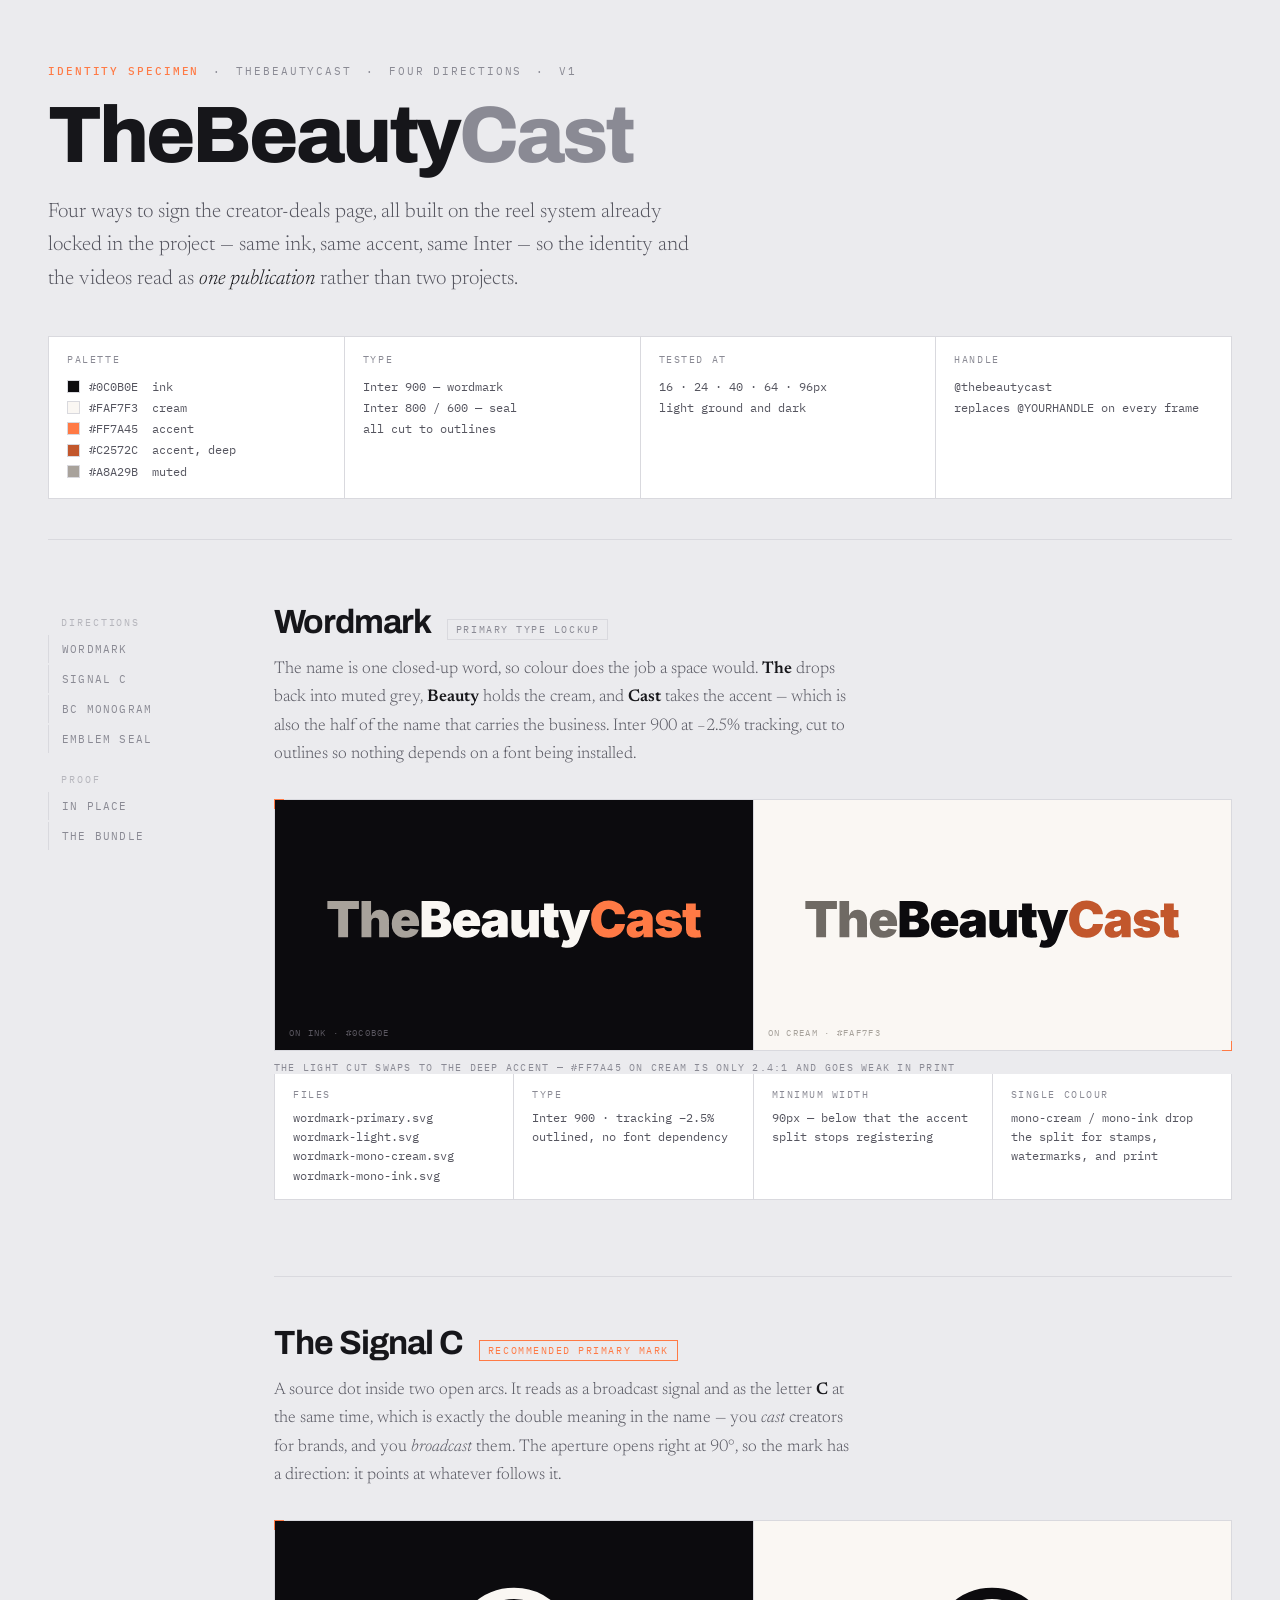
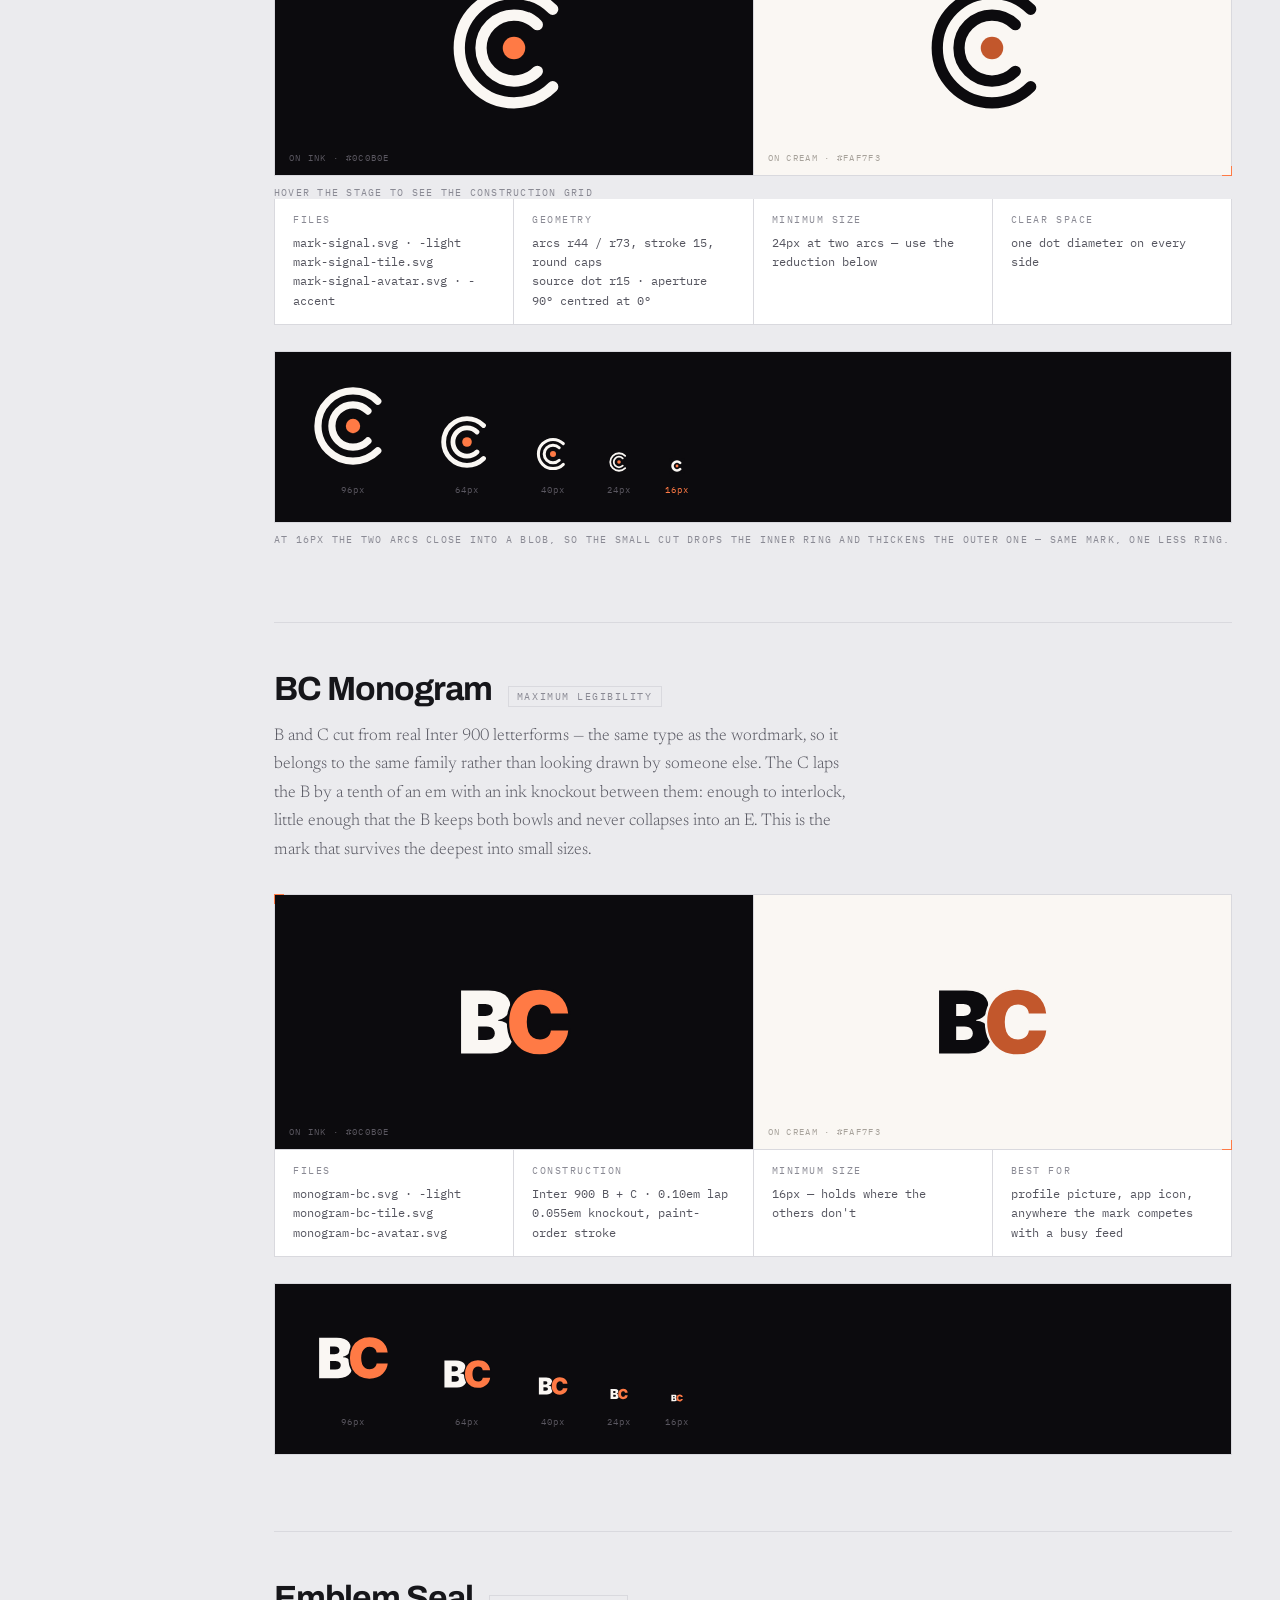
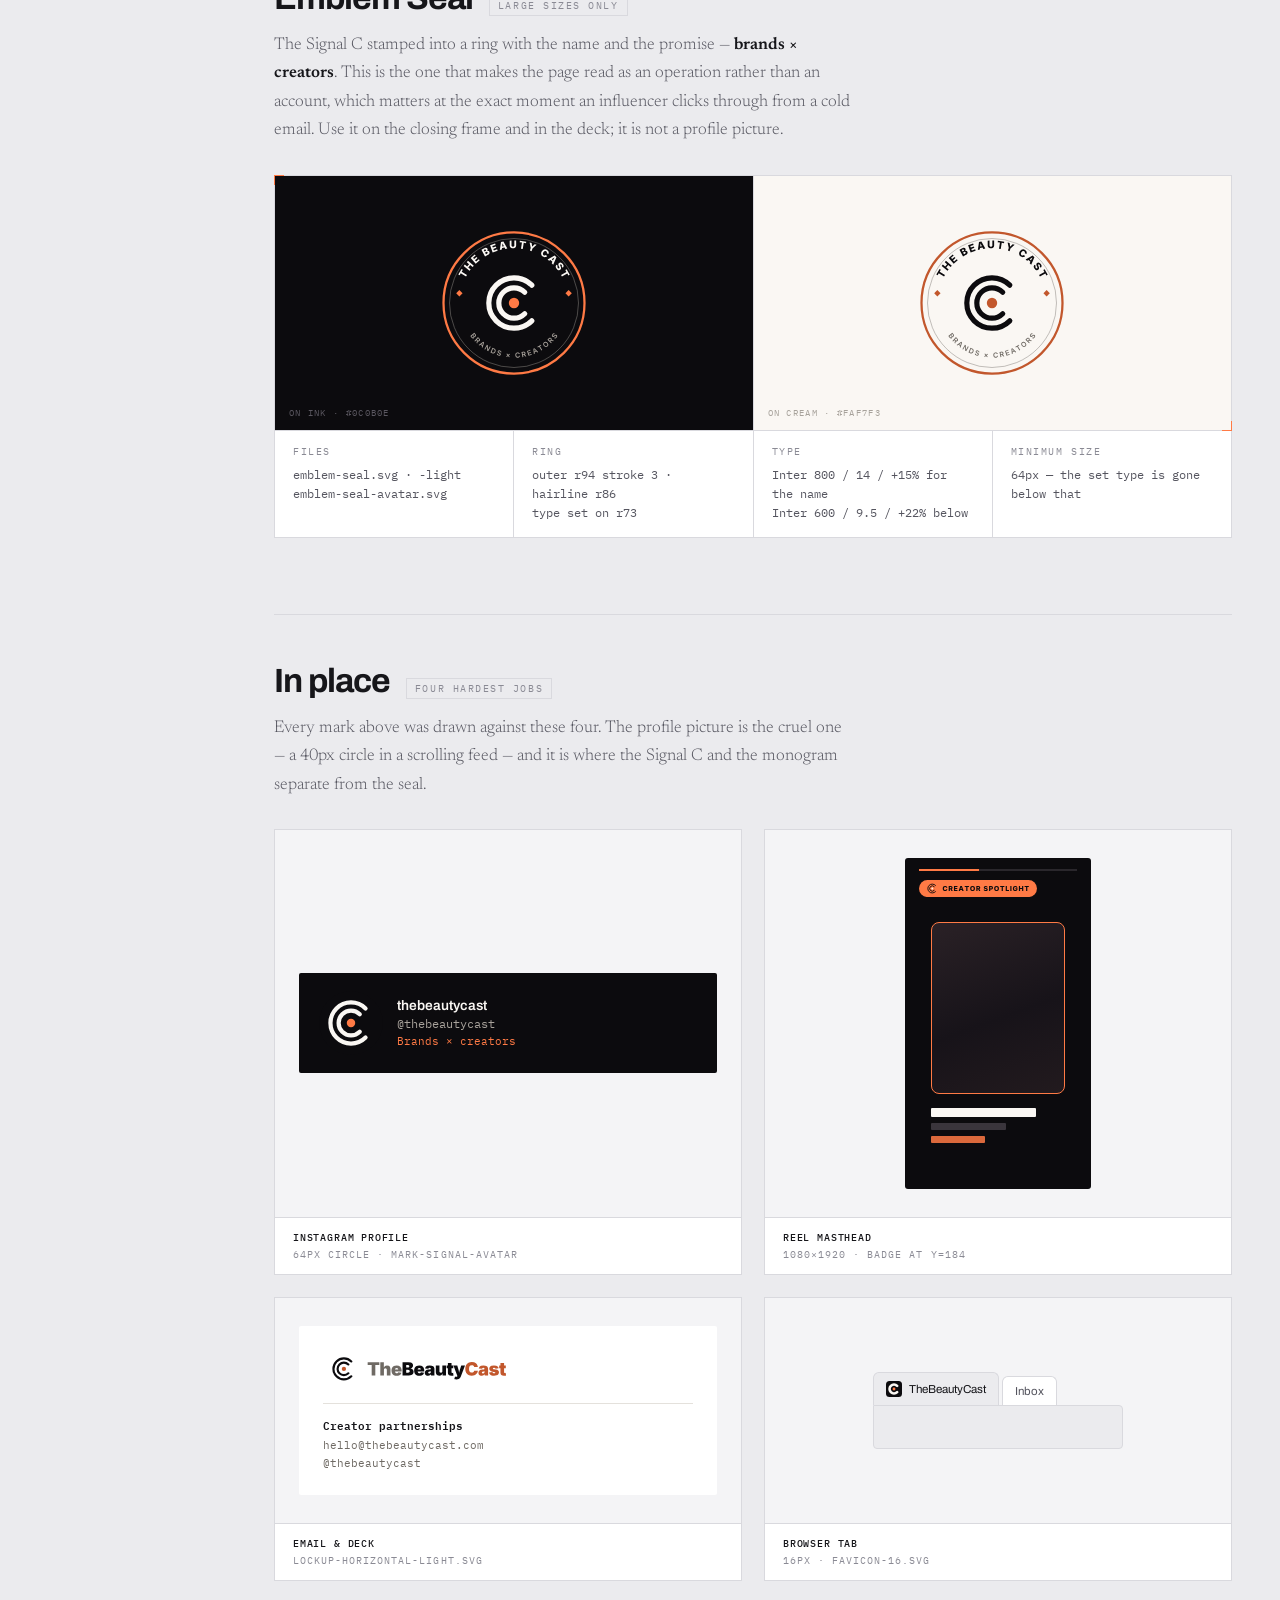
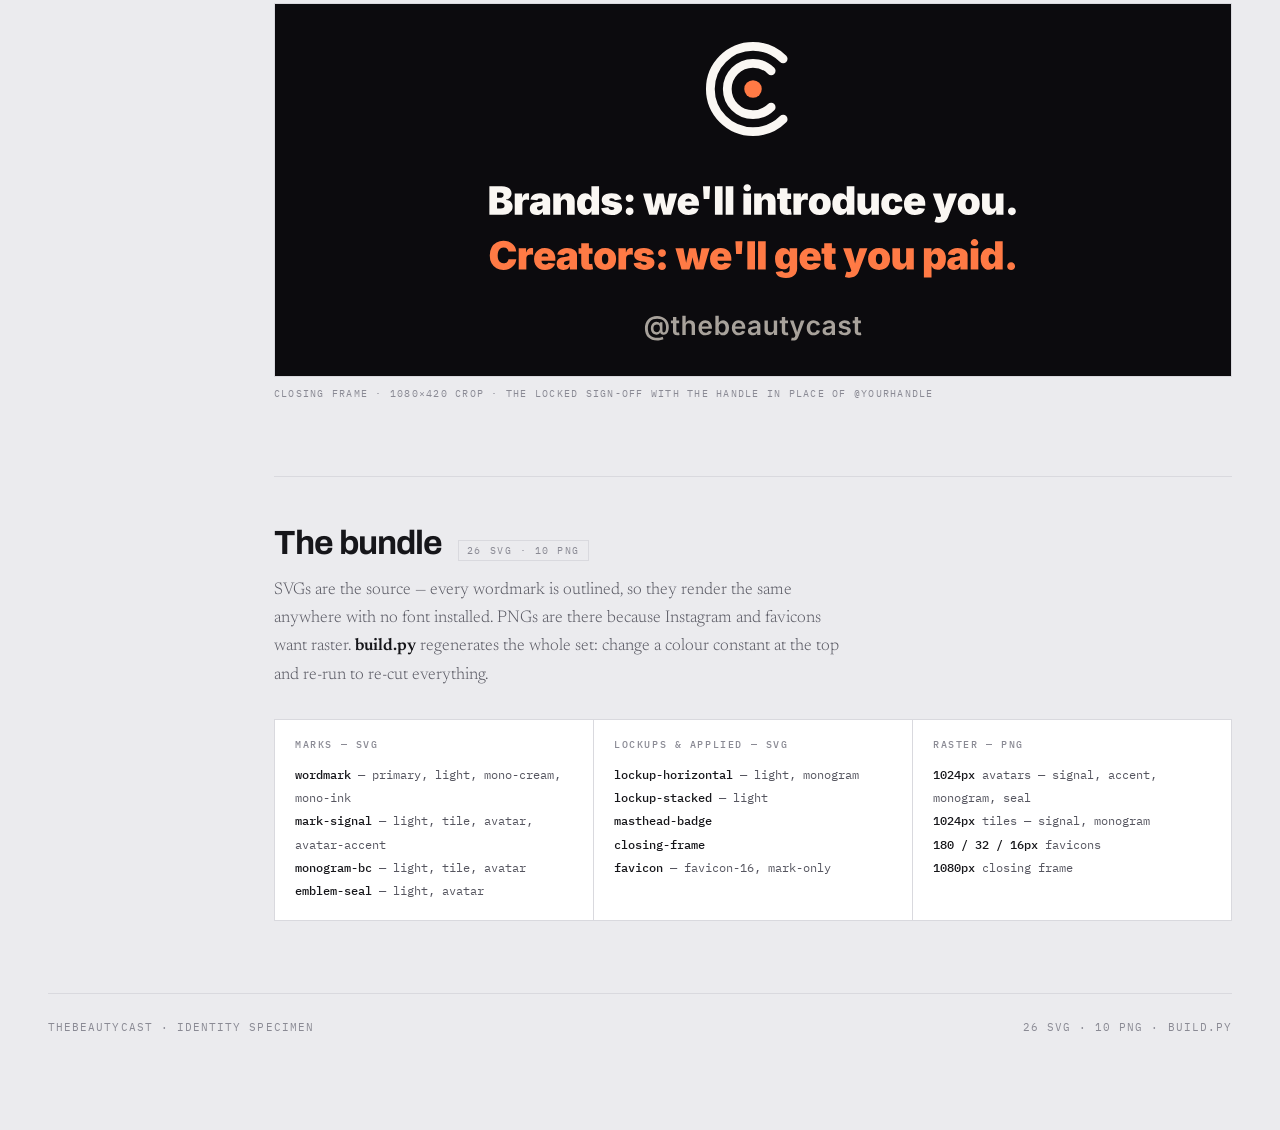
<file: 04-specimen.html>
<!doctype html>
<html lang="en">
<head>
<meta charset="utf-8">
<title>TheBeautyCast Marks</title>
<meta name="viewport" content="width=device-width, initial-scale=1">
<link rel="preconnect" href="https://fonts.googleapis.com">
<link rel="preconnect" href="https://fonts.gstatic.com" crossorigin>
<link rel="stylesheet" href="https://fonts.googleapis.com/css2?family=Archivo:wght@500;600;700;800&family=IBM+Plex+Mono:wght@400;500&family=Newsreader:ital,opsz,wght@0,6..72,300;0,6..72,600;1,6..72,300&display=swap">
<style>
:root{
  --ground:#EBEBEE; --surface:#FFFFFF; --surface-2:#F4F4F6;
  --line:#D9D9DE; --line-soft:#E6E6EA;
  --text:#16161A; --text-2:#55555F; --text-3:#8A8A94;
  --brand:#FF7A45; --ink:#0C0B0E; --cream:#FAF7F3; --muted:#A8A29B;
  --f-display:'Archivo',system-ui,sans-serif;
  --f-serif:'Newsreader',Georgia,serif;
  --f-mono:'IBM Plex Mono',ui-monospace,Menlo,monospace;
}
@media (prefers-color-scheme:dark){
  :root:not([data-theme="light"]){
    --ground:#101116; --surface:#191A20; --surface-2:#212229;
    --line:#2B2C34; --line-soft:#232430;
    --text:#E9E9EE; --text-2:#9A9AA5; --text-3:#6C6C77;
  }
}
:root[data-theme="dark"]{
  --ground:#101116; --surface:#191A20; --surface-2:#212229;
  --line:#2B2C34; --line-soft:#232430;
  --text:#E9E9EE; --text-2:#9A9AA5; --text-3:#6C6C77;
}

*{box-sizing:border-box}
figure,dl,dd{margin:0}
body{
  margin:0; background:var(--ground); color:var(--text);
  font-family:var(--f-display); font-size:16px;
  -webkit-font-smoothing:antialiased;
}
a{color:inherit}
:focus-visible{outline:2px solid var(--brand); outline-offset:3px; border-radius:2px}

.wrap{max-width:1240px; margin:0 auto; padding:0 28px 96px}

/* ---------------------------------------------------------------- masthead */
.masthead{padding:64px 0 40px; border-bottom:1px solid var(--line)}
.eyebrow{
  font-family:var(--f-mono); font-size:.66rem; letter-spacing:.18em;
  text-transform:uppercase; color:var(--text-3); margin:0 0 20px;
  display:flex; gap:14px; align-items:center; flex-wrap:wrap;
}
.eyebrow b{color:var(--brand); font-weight:500}
h1{
  font-family:var(--f-display); font-weight:800;
  font-size:clamp(2.6rem,7vw,5rem); letter-spacing:-.04em; line-height:.95;
  margin:0; text-wrap:balance;
}
h1 span{color:var(--text-3)}
.lede{
  font-family:var(--f-serif); font-weight:300;
  font-size:clamp(1.05rem,2vw,1.3rem); line-height:1.6; color:var(--text-2);
  max-width:60ch; margin:22px 0 0;
}
.lede em{font-style:italic; color:var(--text)}

.meta{
  display:grid; grid-template-columns:repeat(auto-fit,minmax(190px,1fr));
  gap:1px; background:var(--line); border:1px solid var(--line);
  margin-top:40px;
}
.meta>div{background:var(--surface); padding:16px 18px}
.meta dt{
  font-family:var(--f-mono); font-size:.62rem; letter-spacing:.16em;
  text-transform:uppercase; color:var(--text-3); margin:0 0 10px;
}
.meta dd{margin:0; font-family:var(--f-mono); font-size:.78rem; line-height:1.7; color:var(--text-2)}
.sw{display:flex; align-items:center; gap:9px}
.sw i{width:13px; height:13px; border:1px solid var(--line); flex:none}

/* -------------------------------------------------------------------- rail */
.layout{display:grid; grid-template-columns:170px 1fr; gap:56px; margin-top:56px}
.rail{position:sticky; top:28px; align-self:start; font-family:var(--f-mono)}
.rail ol{list-style:none; margin:0; padding:0; display:flex; flex-direction:column; gap:2px}
.rail a{
  display:block; padding:7px 0 7px 13px; text-decoration:none;
  font-size:.68rem; letter-spacing:.11em; text-transform:uppercase;
  color:var(--text-3); border-left:1px solid var(--line); transition:color .15s,border-color .15s;
}
.rail a:hover{color:var(--text); border-left-color:var(--brand)}
.rail .grp{
  padding:20px 0 6px 13px; font-size:.6rem; letter-spacing:.2em;
  text-transform:uppercase; color:var(--text-3); opacity:.55;
}

/* ---------------------------------------------------------------- sections */
section{padding-top:8px; scroll-margin-top:24px}
section + section{margin-top:76px; padding-top:48px; border-top:1px solid var(--line)}
.head{display:flex; align-items:baseline; gap:16px; flex-wrap:wrap; margin-bottom:6px}
h2{
  font-family:var(--f-display); font-weight:700; letter-spacing:-.03em;
  font-size:clamp(1.5rem,3vw,2.1rem); margin:0; line-height:1.1;
}
.tag{
  font-family:var(--f-mono); font-size:.6rem; letter-spacing:.16em;
  text-transform:uppercase; color:var(--brand);
  border:1px solid var(--brand); padding:3px 8px; white-space:nowrap;
}
.tag.q{color:var(--text-3); border-color:var(--line)}
.why{
  font-family:var(--f-serif); font-weight:300; font-size:1.06rem; line-height:1.68;
  color:var(--text-2); max-width:64ch; margin:14px 0 30px;
}
.why strong{font-weight:600; color:var(--text)}

/* ------------------------------------------------------------ split stages */
.stage{
  display:grid; grid-template-columns:1fr 1fr; gap:1px;
  background:var(--line); border:1px solid var(--line); position:relative;
}
.half{
  display:flex; align-items:center; justify-content:center;
  padding:52px 32px; min-height:250px; position:relative; overflow:hidden;
}
.half.ink{background:var(--ink)}
.half.cream{background:var(--cream)}
.half svg{width:100%; height:auto; max-width:290px; max-height:150px; display:block}
.half.wide svg{max-width:400px}
.half figcaption{
  position:absolute; left:14px; bottom:11px; font-family:var(--f-mono);
  font-size:.58rem; letter-spacing:.14em; text-transform:uppercase;
}
.half.ink figcaption{color:#5A5760}
.half.cream figcaption{color:#A7A29B}
/* corner registration ticks */
.stage::before,.stage::after{
  content:""; position:absolute; width:9px; height:9px; pointer-events:none;
  border-color:var(--brand); border-style:solid;
}
.stage::before{top:-1px; left:-1px; border-width:1px 0 0 1px}
.stage::after{bottom:-1px; right:-1px; border-width:0 1px 1px 0}

/* construction guides reveal */
.guides{opacity:0; transition:opacity .3s ease}
.stage:hover .guides,.stage:focus-within .guides{opacity:1}
.hint{
  font-family:var(--f-mono); font-size:.6rem; letter-spacing:.13em;
  text-transform:uppercase; color:var(--text-3); margin:10px 0 0;
}

/* ------------------------------------------------------------- spec strips */
.spec{
  display:grid; grid-template-columns:repeat(auto-fit,minmax(220px,1fr));
  gap:1px; background:var(--line); border:1px solid var(--line); border-top:0;
}
.spec>div{background:var(--surface); padding:14px 18px}
.spec dt{
  font-family:var(--f-mono); font-size:.6rem; letter-spacing:.16em;
  text-transform:uppercase; color:var(--text-3); margin:0 0 7px;
}
.spec dd{margin:0; font-family:var(--f-mono); font-size:.73rem; line-height:1.65; color:var(--text-2); word-break:break-word}

/* ------------------------------------------------------------- size ladder */
.ladder{
  margin-top:26px; background:var(--ink); border:1px solid var(--line);
  padding:26px 30px; display:flex; align-items:flex-end; gap:34px;
  flex-wrap:wrap; overflow-x:auto;
}
.rung{display:flex; flex-direction:column; align-items:center; gap:9px; flex:none}
.rung .box{display:flex; align-items:center; justify-content:center}
.rung .box svg{width:100%; height:100%; display:block}
.rung span{
  font-family:var(--f-mono); font-size:.58rem; letter-spacing:.1em; color:#5A5760;
}
.rung.cut span{color:var(--brand)}

/* --------------------------------------------------------------- use cases */
.uses{display:grid; grid-template-columns:repeat(2,1fr); gap:22px; margin-top:26px}
@media (max-width:620px){.uses{grid-template-columns:1fr}}
.use{border:1px solid var(--line); background:var(--surface); display:flex; flex-direction:column}
.use .body{padding:28px 24px; flex:1; display:flex; align-items:center; justify-content:center; background:var(--surface-2)}
.use .cap{padding:13px 18px; border-top:1px solid var(--line); font-family:var(--f-mono); font-size:.64rem; letter-spacing:.1em; text-transform:uppercase; color:var(--text-3)}
.use .cap b{display:block; color:var(--text); font-weight:500; letter-spacing:.08em; margin-bottom:4px}

/* instagram profile row */
.ig{display:flex; align-items:center; gap:14px; background:var(--ink); padding:18px 20px; width:100%; border-radius:2px}
.ig .av{width:64px; height:64px; flex:none; border-radius:50%; overflow:hidden}
.ig .av svg{width:100%; height:100%; display:block}
.ig .t{font-family:'Archivo',sans-serif; line-height:1.35}
.ig .t b{display:block; color:var(--cream); font-size:.86rem; font-weight:600}
.ig .t span{display:block; color:var(--muted); font-size:.72rem; font-family:var(--f-mono)}
.ig .t i{display:block; color:var(--brand); font-size:.7rem; font-style:normal; font-family:var(--f-mono); margin-top:3px}

/* reel frame */
.reel{width:186px; aspect-ratio:9/16; background:var(--ink); position:relative; overflow:hidden; border-radius:3px; flex:none}
.reel .bar{position:absolute; top:11px; left:14px; right:14px; height:2px; background:#2A272C}
.reel .bar i{display:block; height:100%; width:38%; background:var(--brand)}
.reel .badge{position:absolute; top:22px; left:14px; width:118px}
.reel .badge svg{width:100%; height:auto; display:block}
.reel .clip{
  position:absolute; left:26px; right:26px; top:64px; height:172px; border-radius:8px;
  border:1.5px solid var(--brand);
  background:linear-gradient(160deg,#2A2126 0%,#171319 55%,#221A1E 100%);
}
.reel .lines{position:absolute; left:26px; right:26px; top:250px; display:flex; flex-direction:column; gap:6px}
.reel .lines i{display:block; height:7px; background:#3A353C; border-radius:1px}
.reel .lines i:nth-child(1){width:78%; background:var(--cream); height:9px}
.reel .lines i:nth-child(2){width:56%}
.reel .lines i:nth-child(3){width:40%; background:var(--brand); opacity:.85}

/* email signature */
.sig{background:#FFFFFF; padding:22px 24px; width:100%; border-radius:2px}
.sig .lk{width:190px; margin-bottom:14px}
.sig .lk svg{width:100%; height:auto; display:block}
.sig hr{border:0; border-top:1px solid #E4E1DC; margin:0 0 12px}
.sig p{margin:0; font-family:var(--f-mono); font-size:.66rem; line-height:1.75; color:#6F6A64}
.sig p b{color:#16161A; font-weight:600}

/* browser tab */
.tabs{width:100%; max-width:250px}
.tabbar{display:flex; align-items:flex-end; gap:3px}
.tab{
  display:flex; align-items:center; gap:7px; background:var(--surface);
  border:1px solid var(--line); border-bottom:0; border-radius:6px 6px 0 0;
  padding:8px 12px; font-family:var(--f-display); font-size:.72rem; color:var(--text-2);
  white-space:nowrap; overflow:hidden;
}
.tab.on{background:var(--ground); color:var(--text)}
.tab .fav{width:16px; height:16px; flex:none}
.tab .fav svg{width:100%; height:100%; display:block}
.tabpane{height:44px; background:var(--ground); border:1px solid var(--line); border-radius:0 4px 4px 4px}

/* closing frame */
.closing{border:1px solid var(--line); background:var(--ink); margin-top:22px; padding:0}
.closing svg{width:100%; height:auto; display:block}

/* ------------------------------------------------------------------ files */
.files{display:grid; grid-template-columns:repeat(auto-fit,minmax(250px,1fr)); gap:1px; background:var(--line); border:1px solid var(--line); margin-top:24px}
.files>div{background:var(--surface); padding:18px 20px}
.files h3{font-family:var(--f-mono); font-size:.62rem; letter-spacing:.16em; text-transform:uppercase; color:var(--text-3); margin:0 0 12px; font-weight:500}
.files ul{list-style:none; margin:0; padding:0; font-family:var(--f-mono); font-size:.72rem; line-height:2; color:var(--text-2)}
.files li b{color:var(--text); font-weight:500}

footer{
  margin-top:72px; padding-top:26px; border-top:1px solid var(--line);
  font-family:var(--f-mono); font-size:.66rem; letter-spacing:.1em;
  text-transform:uppercase; color:var(--text-3);
  display:flex; justify-content:space-between; gap:20px; flex-wrap:wrap;
}

@media (max-width:900px){
  .layout{grid-template-columns:1fr; gap:34px}
  .rail{position:static}
  .rail ol{flex-direction:row; flex-wrap:wrap; gap:6px}
  .rail .grp{display:none}
  .rail a{border-left:0; border:1px solid var(--line); padding:6px 10px}
  .stage{grid-template-columns:1fr}
}
@media (prefers-reduced-motion:reduce){
  *{transition:none!important; animation:none!important}
  .guides{opacity:1}
}
</style>
</head>
<body>
<div class="wrap">

<header class="masthead">
  <p class="eyebrow"><b>Identity specimen</b> <span>·</span> TheBeautyCast
    <span>·</span> Four directions <span>·</span> v1</p>
  <h1>TheBeauty<span>Cast</span></h1>
  <p class="lede">Four ways to sign the creator-deals page, all built on the reel system
  already locked in the project — same ink, same accent, same Inter — so the identity and
  the videos read as <em>one publication</em> rather than two projects.</p>
  <dl class="meta">
    <div><dt>Palette</dt><dd>
      <span class="sw"><i style="background:#0C0B0E"></i>#0C0B0E&nbsp; ink</span>
      <span class="sw"><i style="background:#FAF7F3"></i>#FAF7F3&nbsp; cream</span>
      <span class="sw"><i style="background:#FF7A45"></i>#FF7A45&nbsp; accent</span>
      <span class="sw"><i style="background:#C2572C"></i>#C2572C&nbsp; accent, deep</span>
      <span class="sw"><i style="background:#A8A29B"></i>#A8A29B&nbsp; muted</span>
    </dd></div>
    <div><dt>Type</dt><dd>Inter 900 — wordmark<br>Inter 800 / 600 — seal<br>all cut to outlines</dd></div>
    <div><dt>Tested at</dt><dd>16 · 24 · 40 · 64 · 96px<br>light ground and dark</dd></div>
    <div><dt>Handle</dt><dd>@thebeautycast<br>replaces @YOURHANDLE on every frame</dd></div>
  </dl>
</header>
<div class="layout">

<nav class="rail" aria-label="Contents">
  <div class="grp">Directions</div>
  <ol>
    <li><a href="#wordmark">Wordmark</a></li>
    <li><a href="#signal">Signal C</a></li>
    <li><a href="#monogram">BC Monogram</a></li>
    <li><a href="#emblem">Emblem Seal</a></li>
  </ol>
  <div class="grp">Proof</div>
  <ol>
    <li><a href="#use">In place</a></li>
    <li><a href="#files">The bundle</a></li>
  </ol>
</nav>
<main>
<section id="wordmark">
  <div class="head"><h2>Wordmark</h2><span class="tag q">Primary type lockup</span></div>
  <p class="why">The name is one closed-up word, so colour does the job a space would.
  <strong>The</strong> drops back into muted grey, <strong>Beauty</strong> holds the cream,
  and <strong>Cast</strong> takes the accent — which is also the half of the name that
  carries the business. Inter 900 at −2.5% tracking, cut to outlines so nothing depends
  on a font being installed.</p>
  <div class="stage"><figure class="half ink wide"><svg xmlns="http://www.w3.org/2000/svg" viewBox="0 0 801 143"><path d="M26.73 39.92V24.00H89.92V39.92H68.19V96.75H48.46V39.92ZM114.76 66.09V96.75H95.13V24.00H114.27V53.49Q116.13 49.00 119.40 45.68Q123.55 41.48 131.07 41.48Q136.88 41.48 141.15 44.12Q145.43 46.75 147.77 51.39Q150.11 56.03 150.11 61.99V96.75H130.48V66.09Q130.48 62.04 128.43 59.72Q126.38 57.40 122.67 57.40Q120.28 57.40 118.50 58.45Q116.71 59.50 115.74 61.43Q114.76 63.36 114.76 66.09ZM183.75 97.73Q175.01 97.73 168.68 94.39Q162.36 91.04 158.99 84.74Q155.62 78.44 155.62 69.61Q155.62 61.16 159.01 54.83Q162.41 48.51 168.61 45.00Q174.81 41.48 183.26 41.48Q189.46 41.48 194.46 43.41Q199.47 45.34 203.03 48.98Q206.60 52.61 208.50 57.79Q210.41 62.96 210.41 69.51V74.00H174.86Q174.96 77.17 176.03 79.27Q177.15 81.67 179.25 82.81Q181.35 83.96 184.14 83.96Q186.14 83.96 187.77 83.40Q189.41 82.84 190.58 81.79Q191.75 80.74 192.34 79.22L209.62 81.76Q208.26 86.65 204.79 90.24Q201.32 93.82 196.03 95.78Q190.73 97.73 183.75 97.73ZM175.01 63.26H191.90Q191.71 61.35 191.07 59.89Q190.09 57.64 188.19 56.45Q186.29 55.25 183.45 55.25Q180.62 55.25 178.72 56.45Q176.81 57.64 175.84 59.89Q175.20 61.35 175.01 63.26Z" fill="#A8A29B"/><path d="M215.43 96.75V24.00H246.97Q255.27 24.00 260.93 26.25Q266.60 28.49 269.48 32.57Q272.36 36.65 272.36 42.16Q272.36 46.17 270.60 49.49Q268.84 52.81 265.69 55.03Q262.54 57.25 258.30 58.08V58.86Q262.98 59.01 266.82 61.18Q270.65 63.36 272.92 67.19Q275.19 71.02 275.19 76.15Q275.19 82.11 272.12 86.77Q269.04 91.43 263.33 94.09Q257.61 96.75 249.70 96.75ZM235.15 81.03H244.43Q249.36 81.03 251.88 79.13Q254.39 77.22 254.39 73.61Q254.39 71.02 253.22 69.24Q252.05 67.46 249.87 66.53Q247.70 65.60 244.72 65.60H235.15ZM235.15 53.39H243.26Q245.85 53.39 247.82 52.59Q249.80 51.78 250.92 50.25Q252.05 48.71 252.05 46.46Q252.05 43.14 249.63 41.33Q247.21 39.53 243.55 39.53H235.15ZM306.19 97.73Q297.45 97.73 291.12 94.39Q284.80 91.04 281.43 84.74Q278.06 78.44 278.06 69.61Q278.06 61.16 281.46 54.83Q284.85 48.51 291.05 45.00Q297.25 41.48 305.70 41.48Q311.90 41.48 316.91 43.41Q321.91 45.34 325.47 48.98Q329.04 52.61 330.94 57.79Q332.85 62.96 332.85 69.51V74.00H297.30Q297.40 77.17 298.47 79.27Q299.60 81.67 301.70 82.81Q303.79 83.96 306.58 83.96Q308.58 83.96 310.22 83.40Q311.85 82.84 313.02 81.79Q314.20 80.74 314.78 79.22L332.07 81.76Q330.70 86.65 327.23 90.24Q323.77 93.82 318.47 95.78Q313.17 97.73 306.19 97.73ZM297.45 63.26H314.34Q314.15 61.35 313.51 59.89Q312.54 57.64 310.63 56.45Q308.73 55.25 305.89 55.25Q303.06 55.25 301.16 56.45Q299.25 57.64 298.28 59.89Q297.64 61.35 297.45 63.26ZM353.39 97.63Q348.17 97.63 344.14 95.90Q340.11 94.17 337.87 90.65Q335.62 87.13 335.62 81.71Q335.62 77.22 337.13 74.05Q338.65 70.88 341.38 68.85Q344.12 66.82 347.75 65.72Q351.39 64.62 355.64 64.33Q360.23 63.99 362.99 63.50Q365.75 63.01 366.99 62.06Q368.24 61.11 368.24 59.55V59.35Q368.24 57.94 367.48 56.96Q366.72 55.98 365.36 55.47Q363.99 54.96 362.09 54.96Q360.23 54.96 358.72 55.49Q357.20 56.03 356.20 57.11Q355.20 58.18 354.86 59.84L337.18 58.08Q337.96 53.49 340.99 49.73Q344.02 45.97 349.37 43.73Q354.71 41.48 362.38 41.48Q368.19 41.48 372.90 42.85Q377.61 44.21 380.96 46.66Q384.30 49.10 386.08 52.34Q387.87 55.59 387.87 59.35V96.75H369.51V89.04H369.12Q367.46 92.12 365.14 94.00Q362.82 95.88 359.89 96.75Q356.96 97.63 353.39 97.63ZM359.74 85.23Q361.99 85.23 363.97 84.30Q365.94 83.38 367.19 81.64Q368.43 79.91 368.43 77.42V72.93Q367.65 73.22 366.77 73.51Q365.89 73.80 364.89 74.05Q363.89 74.29 362.84 74.49Q361.79 74.68 360.62 74.88Q358.33 75.22 356.89 76.03Q355.45 76.83 354.76 77.98Q354.08 79.13 354.08 80.54Q354.08 82.06 354.81 83.11Q355.54 84.16 356.81 84.69Q358.08 85.23 359.74 85.23ZM414.37 97.44Q408.61 97.44 404.31 94.80Q400.02 92.16 397.67 87.53Q395.33 82.89 395.33 76.93V42.16H414.96V72.83Q414.96 76.88 417.01 79.20Q419.06 81.52 422.77 81.52Q425.21 81.52 426.97 80.47Q428.73 79.42 429.70 77.47Q430.68 75.51 430.68 72.83V42.16H450.31V96.75H431.90L431.56 84.40Q429.70 89.58 426.09 93.19Q421.89 97.44 414.37 97.44ZM489.70 42.16V56.42H480.33V79.22Q480.33 80.93 481.21 81.79Q482.09 82.64 484.04 82.64Q484.92 82.64 486.60 82.42Q488.29 82.20 488.82 82.01L491.17 96.02Q487.80 96.95 484.82 97.27Q481.84 97.58 479.21 97.58Q470.03 97.58 465.36 93.38Q460.70 89.19 460.70 81.03V56.42H453.77V42.16H460.70V29.18H480.33V42.16ZM495.26 115.70 499.56 101.73 502.10 102.42Q505.32 103.25 507.66 102.88Q510.01 102.52 511.08 101.29Q512.15 100.07 511.57 98.37L511.03 96.80L490.82 42.16H511.42L518.50 67.07Q520.06 72.68 520.94 78.35Q521.14 79.81 521.38 81.37Q521.72 79.81 522.07 78.30Q523.38 72.58 525.09 67.07L532.91 42.16H553.22L530.71 101.73Q529.05 106.18 526.22 109.77Q523.38 113.36 518.87 115.46Q514.35 117.55 507.47 117.55Q504.10 117.55 500.83 117.07Q497.55 116.58 495.26 115.70Z" fill="#FAF7F3"/><path d="M589.78 97.73Q579.82 97.73 571.89 93.43Q563.95 89.14 559.34 80.81Q554.72 72.49 554.72 60.43Q554.72 48.27 559.41 39.92Q564.10 31.57 572.06 27.30Q580.02 23.02 589.78 23.02Q596.57 23.02 602.31 24.85Q608.04 26.69 612.39 30.20Q616.73 33.72 619.42 38.84Q622.11 43.97 622.79 50.56H602.77Q602.48 48.22 601.52 46.31Q600.57 44.41 599.01 43.04Q597.45 41.68 595.27 40.94Q593.10 40.21 590.37 40.21Q585.44 40.21 581.99 42.63Q578.55 45.04 576.79 49.56Q575.04 54.08 575.04 60.43Q575.04 67.07 576.84 71.56Q578.65 76.05 582.04 78.30Q585.44 80.54 590.27 80.54Q593.00 80.54 595.15 79.81Q597.30 79.08 598.91 77.71Q600.52 76.34 601.52 74.44Q602.53 72.54 602.87 70.19H622.89Q622.54 74.83 620.32 79.66Q618.10 84.50 613.98 88.60Q609.85 92.70 603.82 95.22Q597.79 97.73 589.78 97.73ZM643.78 97.63Q638.55 97.63 634.52 95.90Q630.49 94.17 628.25 90.65Q626.00 87.13 626.00 81.71Q626.00 77.22 627.52 74.05Q629.03 70.88 631.76 68.85Q634.50 66.82 638.14 65.72Q641.77 64.62 646.02 64.33Q650.61 63.99 653.37 63.50Q656.13 63.01 657.37 62.06Q658.62 61.11 658.62 59.55V59.35Q658.62 57.94 657.86 56.96Q657.11 55.98 655.74 55.47Q654.37 54.96 652.47 54.96Q650.61 54.96 649.10 55.49Q647.58 56.03 646.58 57.11Q645.58 58.18 645.24 59.84L627.56 58.08Q628.35 53.49 631.37 49.73Q634.40 45.97 639.75 43.73Q645.09 41.48 652.76 41.48Q658.57 41.48 663.28 42.85Q667.99 44.21 671.34 46.66Q674.68 49.10 676.47 52.34Q678.25 55.59 678.25 59.35V96.75H659.89V89.04H659.50Q657.84 92.12 655.52 94.00Q653.20 95.88 650.27 96.75Q647.34 97.63 643.78 97.63ZM650.12 85.23Q652.37 85.23 654.35 84.30Q656.32 83.38 657.57 81.64Q658.81 79.91 658.81 77.42V72.93Q658.03 73.22 657.15 73.51Q656.28 73.80 655.27 74.05Q654.27 74.29 653.22 74.49Q652.17 74.68 651.00 74.88Q648.71 75.22 647.27 76.03Q645.83 76.83 645.14 77.98Q644.46 79.13 644.46 80.54Q644.46 82.06 645.19 83.11Q645.92 84.16 647.19 84.69Q648.46 85.23 650.12 85.23ZM710.07 97.73Q702.65 97.73 696.96 95.63Q691.28 93.53 687.74 89.65Q684.20 85.77 683.27 80.40L701.43 77.76Q702.41 80.98 704.61 82.72Q706.80 84.45 710.95 84.45Q713.83 84.45 715.45 83.57Q717.06 82.69 717.06 81.03Q717.06 79.47 715.54 78.54Q714.03 77.61 710.81 77.03L701.14 75.27Q692.84 73.76 688.69 69.73Q684.54 65.70 684.54 59.25Q684.54 53.54 687.59 49.59Q690.64 45.63 696.28 43.56Q701.92 41.48 709.73 41.48Q716.96 41.48 722.38 43.36Q727.80 45.24 731.09 48.76Q734.39 52.27 735.22 57.25L717.94 59.74Q717.30 57.06 715.15 55.81Q713.00 54.57 710.12 54.57Q707.58 54.57 705.83 55.47Q704.07 56.37 704.07 58.08Q704.07 59.30 705.12 60.38Q706.17 61.45 709.24 61.99L720.38 63.94Q728.73 65.41 732.85 69.02Q736.98 72.63 736.98 78.69Q736.98 84.55 733.49 88.82Q730.00 93.09 723.94 95.41Q717.89 97.73 710.07 97.73ZM773.93 42.16V56.42H764.56V79.22Q764.56 80.93 765.44 81.79Q766.31 82.64 768.27 82.64Q769.15 82.64 770.83 82.42Q772.52 82.20 773.05 82.01L775.40 96.02Q772.03 96.95 769.05 97.27Q766.07 97.58 763.43 97.58Q754.25 97.58 749.59 93.38Q744.93 89.19 744.93 81.03V56.42H737.99V42.16H744.93V29.18H764.56V42.16Z" fill="#FF7A45"/></svg><figcaption>on ink · #0C0B0E</figcaption></figure><figure class="half cream wide"><svg xmlns="http://www.w3.org/2000/svg" viewBox="0 0 801 143"><path d="M26.73 39.92V24.00H89.92V39.92H68.19V96.75H48.46V39.92ZM114.76 66.09V96.75H95.13V24.00H114.27V53.49Q116.13 49.00 119.40 45.68Q123.55 41.48 131.07 41.48Q136.88 41.48 141.15 44.12Q145.43 46.75 147.77 51.39Q150.11 56.03 150.11 61.99V96.75H130.48V66.09Q130.48 62.04 128.43 59.72Q126.38 57.40 122.67 57.40Q120.28 57.40 118.50 58.45Q116.71 59.50 115.74 61.43Q114.76 63.36 114.76 66.09ZM183.75 97.73Q175.01 97.73 168.68 94.39Q162.36 91.04 158.99 84.74Q155.62 78.44 155.62 69.61Q155.62 61.16 159.01 54.83Q162.41 48.51 168.61 45.00Q174.81 41.48 183.26 41.48Q189.46 41.48 194.46 43.41Q199.47 45.34 203.03 48.98Q206.60 52.61 208.50 57.79Q210.41 62.96 210.41 69.51V74.00H174.86Q174.96 77.17 176.03 79.27Q177.15 81.67 179.25 82.81Q181.35 83.96 184.14 83.96Q186.14 83.96 187.77 83.40Q189.41 82.84 190.58 81.79Q191.75 80.74 192.34 79.22L209.62 81.76Q208.26 86.65 204.79 90.24Q201.32 93.82 196.03 95.78Q190.73 97.73 183.75 97.73ZM175.01 63.26H191.90Q191.71 61.35 191.07 59.89Q190.09 57.64 188.19 56.45Q186.29 55.25 183.45 55.25Q180.62 55.25 178.72 56.45Q176.81 57.64 175.84 59.89Q175.20 61.35 175.01 63.26Z" fill="#6F6A64"/><path d="M215.43 96.75V24.00H246.97Q255.27 24.00 260.93 26.25Q266.60 28.49 269.48 32.57Q272.36 36.65 272.36 42.16Q272.36 46.17 270.60 49.49Q268.84 52.81 265.69 55.03Q262.54 57.25 258.30 58.08V58.86Q262.98 59.01 266.82 61.18Q270.65 63.36 272.92 67.19Q275.19 71.02 275.19 76.15Q275.19 82.11 272.12 86.77Q269.04 91.43 263.33 94.09Q257.61 96.75 249.70 96.75ZM235.15 81.03H244.43Q249.36 81.03 251.88 79.13Q254.39 77.22 254.39 73.61Q254.39 71.02 253.22 69.24Q252.05 67.46 249.87 66.53Q247.70 65.60 244.72 65.60H235.15ZM235.15 53.39H243.26Q245.85 53.39 247.82 52.59Q249.80 51.78 250.92 50.25Q252.05 48.71 252.05 46.46Q252.05 43.14 249.63 41.33Q247.21 39.53 243.55 39.53H235.15ZM306.19 97.73Q297.45 97.73 291.12 94.39Q284.80 91.04 281.43 84.74Q278.06 78.44 278.06 69.61Q278.06 61.16 281.46 54.83Q284.85 48.51 291.05 45.00Q297.25 41.48 305.70 41.48Q311.90 41.48 316.91 43.41Q321.91 45.34 325.47 48.98Q329.04 52.61 330.94 57.79Q332.85 62.96 332.85 69.51V74.00H297.30Q297.40 77.17 298.47 79.27Q299.60 81.67 301.70 82.81Q303.79 83.96 306.58 83.96Q308.58 83.96 310.22 83.40Q311.85 82.84 313.02 81.79Q314.20 80.74 314.78 79.22L332.07 81.76Q330.70 86.65 327.23 90.24Q323.77 93.82 318.47 95.78Q313.17 97.73 306.19 97.73ZM297.45 63.26H314.34Q314.15 61.35 313.51 59.89Q312.54 57.64 310.63 56.45Q308.73 55.25 305.89 55.25Q303.06 55.25 301.16 56.45Q299.25 57.64 298.28 59.89Q297.64 61.35 297.45 63.26ZM353.39 97.63Q348.17 97.63 344.14 95.90Q340.11 94.17 337.87 90.65Q335.62 87.13 335.62 81.71Q335.62 77.22 337.13 74.05Q338.65 70.88 341.38 68.85Q344.12 66.82 347.75 65.72Q351.39 64.62 355.64 64.33Q360.23 63.99 362.99 63.50Q365.75 63.01 366.99 62.06Q368.24 61.11 368.24 59.55V59.35Q368.24 57.94 367.48 56.96Q366.72 55.98 365.36 55.47Q363.99 54.96 362.09 54.96Q360.23 54.96 358.72 55.49Q357.20 56.03 356.20 57.11Q355.20 58.18 354.86 59.84L337.18 58.08Q337.96 53.49 340.99 49.73Q344.02 45.97 349.37 43.73Q354.71 41.48 362.38 41.48Q368.19 41.48 372.90 42.85Q377.61 44.21 380.96 46.66Q384.30 49.10 386.08 52.34Q387.87 55.59 387.87 59.35V96.75H369.51V89.04H369.12Q367.46 92.12 365.14 94.00Q362.82 95.88 359.89 96.75Q356.96 97.63 353.39 97.63ZM359.74 85.23Q361.99 85.23 363.97 84.30Q365.94 83.38 367.19 81.64Q368.43 79.91 368.43 77.42V72.93Q367.65 73.22 366.77 73.51Q365.89 73.80 364.89 74.05Q363.89 74.29 362.84 74.49Q361.79 74.68 360.62 74.88Q358.33 75.22 356.89 76.03Q355.45 76.83 354.76 77.98Q354.08 79.13 354.08 80.54Q354.08 82.06 354.81 83.11Q355.54 84.16 356.81 84.69Q358.08 85.23 359.74 85.23ZM414.37 97.44Q408.61 97.44 404.31 94.80Q400.02 92.16 397.67 87.53Q395.33 82.89 395.33 76.93V42.16H414.96V72.83Q414.96 76.88 417.01 79.20Q419.06 81.52 422.77 81.52Q425.21 81.52 426.97 80.47Q428.73 79.42 429.70 77.47Q430.68 75.51 430.68 72.83V42.16H450.31V96.75H431.90L431.56 84.40Q429.70 89.58 426.09 93.19Q421.89 97.44 414.37 97.44ZM489.70 42.16V56.42H480.33V79.22Q480.33 80.93 481.21 81.79Q482.09 82.64 484.04 82.64Q484.92 82.64 486.60 82.42Q488.29 82.20 488.82 82.01L491.17 96.02Q487.80 96.95 484.82 97.27Q481.84 97.58 479.21 97.58Q470.03 97.58 465.36 93.38Q460.70 89.19 460.70 81.03V56.42H453.77V42.16H460.70V29.18H480.33V42.16ZM495.26 115.70 499.56 101.73 502.10 102.42Q505.32 103.25 507.66 102.88Q510.01 102.52 511.08 101.29Q512.15 100.07 511.57 98.37L511.03 96.80L490.82 42.16H511.42L518.50 67.07Q520.06 72.68 520.94 78.35Q521.14 79.81 521.38 81.37Q521.72 79.81 522.07 78.30Q523.38 72.58 525.09 67.07L532.91 42.16H553.22L530.71 101.73Q529.05 106.18 526.22 109.77Q523.38 113.36 518.87 115.46Q514.35 117.55 507.47 117.55Q504.10 117.55 500.83 117.07Q497.55 116.58 495.26 115.70Z" fill="#0C0B0E"/><path d="M589.78 97.73Q579.82 97.73 571.89 93.43Q563.95 89.14 559.34 80.81Q554.72 72.49 554.72 60.43Q554.72 48.27 559.41 39.92Q564.10 31.57 572.06 27.30Q580.02 23.02 589.78 23.02Q596.57 23.02 602.31 24.85Q608.04 26.69 612.39 30.20Q616.73 33.72 619.42 38.84Q622.11 43.97 622.79 50.56H602.77Q602.48 48.22 601.52 46.31Q600.57 44.41 599.01 43.04Q597.45 41.68 595.27 40.94Q593.10 40.21 590.37 40.21Q585.44 40.21 581.99 42.63Q578.55 45.04 576.79 49.56Q575.04 54.08 575.04 60.43Q575.04 67.07 576.84 71.56Q578.65 76.05 582.04 78.30Q585.44 80.54 590.27 80.54Q593.00 80.54 595.15 79.81Q597.30 79.08 598.91 77.71Q600.52 76.34 601.52 74.44Q602.53 72.54 602.87 70.19H622.89Q622.54 74.83 620.32 79.66Q618.10 84.50 613.98 88.60Q609.85 92.70 603.82 95.22Q597.79 97.73 589.78 97.73ZM643.78 97.63Q638.55 97.63 634.52 95.90Q630.49 94.17 628.25 90.65Q626.00 87.13 626.00 81.71Q626.00 77.22 627.52 74.05Q629.03 70.88 631.76 68.85Q634.50 66.82 638.14 65.72Q641.77 64.62 646.02 64.33Q650.61 63.99 653.37 63.50Q656.13 63.01 657.37 62.06Q658.62 61.11 658.62 59.55V59.35Q658.62 57.94 657.86 56.96Q657.11 55.98 655.74 55.47Q654.37 54.96 652.47 54.96Q650.61 54.96 649.10 55.49Q647.58 56.03 646.58 57.11Q645.58 58.18 645.24 59.84L627.56 58.08Q628.35 53.49 631.37 49.73Q634.40 45.97 639.75 43.73Q645.09 41.48 652.76 41.48Q658.57 41.48 663.28 42.85Q667.99 44.21 671.34 46.66Q674.68 49.10 676.47 52.34Q678.25 55.59 678.25 59.35V96.75H659.89V89.04H659.50Q657.84 92.12 655.52 94.00Q653.20 95.88 650.27 96.75Q647.34 97.63 643.78 97.63ZM650.12 85.23Q652.37 85.23 654.35 84.30Q656.32 83.38 657.57 81.64Q658.81 79.91 658.81 77.42V72.93Q658.03 73.22 657.15 73.51Q656.28 73.80 655.27 74.05Q654.27 74.29 653.22 74.49Q652.17 74.68 651.00 74.88Q648.71 75.22 647.27 76.03Q645.83 76.83 645.14 77.98Q644.46 79.13 644.46 80.54Q644.46 82.06 645.19 83.11Q645.92 84.16 647.19 84.69Q648.46 85.23 650.12 85.23ZM710.07 97.73Q702.65 97.73 696.96 95.63Q691.28 93.53 687.74 89.65Q684.20 85.77 683.27 80.40L701.43 77.76Q702.41 80.98 704.61 82.72Q706.80 84.45 710.95 84.45Q713.83 84.45 715.45 83.57Q717.06 82.69 717.06 81.03Q717.06 79.47 715.54 78.54Q714.03 77.61 710.81 77.03L701.14 75.27Q692.84 73.76 688.69 69.73Q684.54 65.70 684.54 59.25Q684.54 53.54 687.59 49.59Q690.64 45.63 696.28 43.56Q701.92 41.48 709.73 41.48Q716.96 41.48 722.38 43.36Q727.80 45.24 731.09 48.76Q734.39 52.27 735.22 57.25L717.94 59.74Q717.30 57.06 715.15 55.81Q713.00 54.57 710.12 54.57Q707.58 54.57 705.83 55.47Q704.07 56.37 704.07 58.08Q704.07 59.30 705.12 60.38Q706.17 61.45 709.24 61.99L720.38 63.94Q728.73 65.41 732.85 69.02Q736.98 72.63 736.98 78.69Q736.98 84.55 733.49 88.82Q730.00 93.09 723.94 95.41Q717.89 97.73 710.07 97.73ZM773.93 42.16V56.42H764.56V79.22Q764.56 80.93 765.44 81.79Q766.31 82.64 768.27 82.64Q769.15 82.64 770.83 82.42Q772.52 82.20 773.05 82.01L775.40 96.02Q772.03 96.95 769.05 97.27Q766.07 97.58 763.43 97.58Q754.25 97.58 749.59 93.38Q744.93 89.19 744.93 81.03V56.42H737.99V42.16H744.93V29.18H764.56V42.16Z" fill="#C2572C"/></svg><figcaption>on cream · #FAF7F3</figcaption></figure></div>
  <p class="hint">The light cut swaps to the deep accent — #FF7A45 on cream is only 2.4:1
  and goes weak in print</p>
  <dl class="spec"><div><dt>Files</dt><dd>wordmark-primary.svg<br>wordmark-light.svg<br>wordmark-mono-cream.svg<br>wordmark-mono-ink.svg</dd></div><div><dt>Type</dt><dd>Inter 900 · tracking −2.5%<br>outlined, no font dependency</dd></div><div><dt>Minimum width</dt><dd>90px — below that the accent split stops registering</dd></div><div><dt>Single colour</dt><dd>mono-cream / mono-ink drop the split for stamps, watermarks, and print</dd></div></dl>
</section>
<section id="signal">
  <div class="head"><h2>The Signal C</h2><span class="tag">Recommended primary mark</span></div>
  <p class="why">A source dot inside two open arcs. It reads as a broadcast signal and as
  the letter <strong>C</strong> at the same time, which is exactly the double meaning in the
  name — you <em>cast</em> creators for brands, and you <em>broadcast</em> them. The aperture
  opens right at 90°, so the mark has a direction: it points at whatever follows it.</p>
  <div class="stage"><figure class="half ink"><svg xmlns="http://www.w3.org/2000/svg" width="200" height="200" viewBox="0 0 200 200"><circle cx="100" cy="100" r="15.00" fill="#FF7A45"/><path d="M131.11 68.89A44.00 44.00 0 1 0 131.11 131.11" fill="none" stroke="#FAF7F3" stroke-width="15.00" stroke-linecap="round"/><path d="M151.62 48.38A73.00 73.00 0 1 0 151.62 151.62" fill="none" stroke="#FAF7F3" stroke-width="15.00" stroke-linecap="round"/><g class="guides" fill="none" stroke="#FF7A45" stroke-width="0.8" opacity="0"><circle cx="100" cy="100" r="15" stroke-dasharray="3 4"/><circle cx="100" cy="100" r="44" stroke-dasharray="3 4"/><circle cx="100" cy="100" r="73" stroke-dasharray="3 4"/><circle cx="100" cy="100" r="88" stroke-dasharray="3 4"/><line x1="100" y1="100" x2="167.9" y2="32.1" stroke-dasharray="3 4"/><line x1="100" y1="100" x2="167.9" y2="167.9" stroke-dasharray="3 4"/><line x1="4" y1="100" x2="196" y2="100" stroke-dasharray="3 4" opacity="0.5"/></g></svg><figcaption>on ink · #0C0B0E</figcaption></figure><figure class="half cream"><svg xmlns="http://www.w3.org/2000/svg" viewBox="0 0 200 200"><circle cx="100" cy="100" r="15.00" fill="#C2572C"/><path d="M131.11 68.89A44.00 44.00 0 1 0 131.11 131.11" fill="none" stroke="#0C0B0E" stroke-width="15.00" stroke-linecap="round"/><path d="M151.62 48.38A73.00 73.00 0 1 0 151.62 151.62" fill="none" stroke="#0C0B0E" stroke-width="15.00" stroke-linecap="round"/></svg><figcaption>on cream · #FAF7F3</figcaption></figure></div>
  <p class="hint">Hover the stage to see the construction grid</p>
  <dl class="spec"><div><dt>Files</dt><dd>mark-signal.svg · -light<br>mark-signal-tile.svg<br>mark-signal-avatar.svg · -accent</dd></div><div><dt>Geometry</dt><dd>arcs r44 / r73, stroke 15, round caps<br>source dot r15 · aperture 90° centred at 0°</dd></div><div><dt>Minimum size</dt><dd>24px at two arcs — use the reduction below</dd></div><div><dt>Clear space</dt><dd>one dot diameter on every side</dd></div></dl>
  <div class="ladder"><div class="rung"><div class="box" style="width:96px;height:96px"><svg xmlns="http://www.w3.org/2000/svg" viewBox="0 0 200 200"><circle cx="100" cy="100" r="15.00" fill="#FF7A45"/><path d="M131.11 68.89A44.00 44.00 0 1 0 131.11 131.11" fill="none" stroke="#FAF7F3" stroke-width="15.00" stroke-linecap="round"/><path d="M151.62 48.38A73.00 73.00 0 1 0 151.62 151.62" fill="none" stroke="#FAF7F3" stroke-width="15.00" stroke-linecap="round"/></svg></div><span>96px</span></div><div class="rung"><div class="box" style="width:64px;height:64px"><svg xmlns="http://www.w3.org/2000/svg" viewBox="0 0 200 200"><circle cx="100" cy="100" r="15.00" fill="#FF7A45"/><path d="M131.11 68.89A44.00 44.00 0 1 0 131.11 131.11" fill="none" stroke="#FAF7F3" stroke-width="15.00" stroke-linecap="round"/><path d="M151.62 48.38A73.00 73.00 0 1 0 151.62 151.62" fill="none" stroke="#FAF7F3" stroke-width="15.00" stroke-linecap="round"/></svg></div><span>64px</span></div><div class="rung"><div class="box" style="width:40px;height:40px"><svg xmlns="http://www.w3.org/2000/svg" viewBox="0 0 200 200"><circle cx="100" cy="100" r="15.00" fill="#FF7A45"/><path d="M131.11 68.89A44.00 44.00 0 1 0 131.11 131.11" fill="none" stroke="#FAF7F3" stroke-width="15.00" stroke-linecap="round"/><path d="M151.62 48.38A73.00 73.00 0 1 0 151.62 151.62" fill="none" stroke="#FAF7F3" stroke-width="15.00" stroke-linecap="round"/></svg></div><span>40px</span></div><div class="rung"><div class="box" style="width:24px;height:24px"><svg xmlns="http://www.w3.org/2000/svg" viewBox="0 0 200 200"><circle cx="100" cy="100" r="15.00" fill="#FF7A45"/><path d="M131.11 68.89A44.00 44.00 0 1 0 131.11 131.11" fill="none" stroke="#FAF7F3" stroke-width="15.00" stroke-linecap="round"/><path d="M151.62 48.38A73.00 73.00 0 1 0 151.62 151.62" fill="none" stroke="#FAF7F3" stroke-width="15.00" stroke-linecap="round"/></svg></div><span>24px</span></div><div class="rung cut"><div class="box" style="width:16px;height:16px"><svg xmlns="http://www.w3.org/2000/svg" viewBox="0 0 16 16"><rect width="16" height="16" rx="3.5" fill="#0C0B0E"/><circle cx="8" cy="8" r="1.44" fill="#FF7A45"/><path d="M11.12 4.88A4.41 4.41 0 1 0 11.12 11.12" fill="none" stroke="#FAF7F3" stroke-width="2.71" stroke-linecap="round"/></svg></div><span>16px</span></div></div><p class="hint">At 16px the two arcs close into a blob, so the small cut drops the inner ring and thickens the outer one — same mark, one less ring.</p>
</section>
<section id="monogram">
  <div class="head"><h2>BC Monogram</h2><span class="tag q">Maximum legibility</span></div>
  <p class="why">B and C cut from real Inter 900 letterforms — the same type as the
  wordmark, so it belongs to the same family rather than looking drawn by someone else.
  The C laps the B by a tenth of an em with an ink knockout between them: enough to
  interlock, little enough that the B keeps both bowls and never collapses into an E.
  This is the mark that survives the deepest into small sizes.</p>
  <div class="stage"><figure class="half ink"><svg xmlns="http://www.w3.org/2000/svg" viewBox="0 0 200 200"><path d="M29.42 142.03V57.97H65.86Q75.45 57.97 82.00 60.56Q88.54 63.16 91.87 67.87Q95.20 72.58 95.20 78.96Q95.20 83.58 93.17 87.42Q91.14 91.26 87.50 93.82Q83.86 96.39 78.95 97.35V98.25Q84.37 98.42 88.80 100.93Q93.22 103.44 95.85 107.87Q98.47 112.30 98.47 118.22Q98.47 125.11 94.92 130.49Q91.36 135.88 84.76 138.96Q78.16 142.03 69.02 142.03ZM52.21 123.86H62.93Q68.63 123.86 71.53 121.66Q74.44 119.46 74.44 115.29Q74.44 112.30 73.08 110.24Q71.73 108.18 69.22 107.11Q66.71 106.04 63.27 106.04H52.21ZM52.21 91.93H61.57Q64.56 91.93 66.85 91.00Q69.13 90.07 70.43 88.29Q71.73 86.52 71.73 83.92Q71.73 80.08 68.94 78.00Q66.14 75.91 61.91 75.91H52.21Z" fill="#FAF7F3"/><path d="M134.08 143.16Q122.57 143.16 113.40 138.19Q104.24 133.23 98.91 123.61Q93.57 113.99 93.57 100.06Q93.57 86.01 98.99 76.36Q104.41 66.71 113.60 61.78Q122.80 56.84 134.08 56.84Q141.92 56.84 148.55 58.96Q155.18 61.07 160.20 65.13Q165.22 69.20 168.33 75.12Q171.43 81.04 172.22 88.66H149.09Q148.75 85.95 147.65 83.75Q146.55 81.55 144.74 79.97Q142.94 78.39 140.43 77.55Q137.92 76.70 134.76 76.70Q129.06 76.70 125.08 79.49Q121.11 82.28 119.07 87.50Q117.04 92.72 117.04 100.06Q117.04 107.73 119.13 112.92Q121.22 118.11 125.14 120.71Q129.06 123.30 134.65 123.30Q137.81 123.30 140.29 122.45Q142.77 121.61 144.63 120.03Q146.49 118.45 147.65 116.25Q148.81 114.05 149.20 111.34H172.33Q171.94 116.70 169.37 122.28Q166.80 127.87 162.04 132.61Q157.27 137.35 150.30 140.25Q143.33 143.16 134.08 143.16Z" fill="#FF7A45" stroke="#0C0B0E" stroke-width="6.35" stroke-linejoin="round" paint-order="stroke fill"/></svg><figcaption>on ink · #0C0B0E</figcaption></figure><figure class="half cream"><svg xmlns="http://www.w3.org/2000/svg" viewBox="0 0 200 200"><path d="M29.42 142.03V57.97H65.86Q75.45 57.97 82.00 60.56Q88.54 63.16 91.87 67.87Q95.20 72.58 95.20 78.96Q95.20 83.58 93.17 87.42Q91.14 91.26 87.50 93.82Q83.86 96.39 78.95 97.35V98.25Q84.37 98.42 88.80 100.93Q93.22 103.44 95.85 107.87Q98.47 112.30 98.47 118.22Q98.47 125.11 94.92 130.49Q91.36 135.88 84.76 138.96Q78.16 142.03 69.02 142.03ZM52.21 123.86H62.93Q68.63 123.86 71.53 121.66Q74.44 119.46 74.44 115.29Q74.44 112.30 73.08 110.24Q71.73 108.18 69.22 107.11Q66.71 106.04 63.27 106.04H52.21ZM52.21 91.93H61.57Q64.56 91.93 66.85 91.00Q69.13 90.07 70.43 88.29Q71.73 86.52 71.73 83.92Q71.73 80.08 68.94 78.00Q66.14 75.91 61.91 75.91H52.21Z" fill="#0C0B0E"/><path d="M134.08 143.16Q122.57 143.16 113.40 138.19Q104.24 133.23 98.91 123.61Q93.57 113.99 93.57 100.06Q93.57 86.01 98.99 76.36Q104.41 66.71 113.60 61.78Q122.80 56.84 134.08 56.84Q141.92 56.84 148.55 58.96Q155.18 61.07 160.20 65.13Q165.22 69.20 168.33 75.12Q171.43 81.04 172.22 88.66H149.09Q148.75 85.95 147.65 83.75Q146.55 81.55 144.74 79.97Q142.94 78.39 140.43 77.55Q137.92 76.70 134.76 76.70Q129.06 76.70 125.08 79.49Q121.11 82.28 119.07 87.50Q117.04 92.72 117.04 100.06Q117.04 107.73 119.13 112.92Q121.22 118.11 125.14 120.71Q129.06 123.30 134.65 123.30Q137.81 123.30 140.29 122.45Q142.77 121.61 144.63 120.03Q146.49 118.45 147.65 116.25Q148.81 114.05 149.20 111.34H172.33Q171.94 116.70 169.37 122.28Q166.80 127.87 162.04 132.61Q157.27 137.35 150.30 140.25Q143.33 143.16 134.08 143.16Z" fill="#C2572C" stroke="#FAF7F3" stroke-width="6.35" stroke-linejoin="round" paint-order="stroke fill"/></svg><figcaption>on cream · #FAF7F3</figcaption></figure></div>
  <dl class="spec"><div><dt>Files</dt><dd>monogram-bc.svg · -light<br>monogram-bc-tile.svg<br>monogram-bc-avatar.svg</dd></div><div><dt>Construction</dt><dd>Inter 900 B + C · 0.10em lap<br>0.055em knockout, paint-order stroke</dd></div><div><dt>Minimum size</dt><dd>16px — holds where the others don't</dd></div><div><dt>Best for</dt><dd>profile picture, app icon, anywhere the mark competes with a busy feed</dd></div></dl>
  <div class="ladder"><div class="rung"><div class="box" style="width:96px;height:96px"><svg xmlns="http://www.w3.org/2000/svg" viewBox="0 0 200 200"><path d="M29.42 142.03V57.97H65.86Q75.45 57.97 82.00 60.56Q88.54 63.16 91.87 67.87Q95.20 72.58 95.20 78.96Q95.20 83.58 93.17 87.42Q91.14 91.26 87.50 93.82Q83.86 96.39 78.95 97.35V98.25Q84.37 98.42 88.80 100.93Q93.22 103.44 95.85 107.87Q98.47 112.30 98.47 118.22Q98.47 125.11 94.92 130.49Q91.36 135.88 84.76 138.96Q78.16 142.03 69.02 142.03ZM52.21 123.86H62.93Q68.63 123.86 71.53 121.66Q74.44 119.46 74.44 115.29Q74.44 112.30 73.08 110.24Q71.73 108.18 69.22 107.11Q66.71 106.04 63.27 106.04H52.21ZM52.21 91.93H61.57Q64.56 91.93 66.85 91.00Q69.13 90.07 70.43 88.29Q71.73 86.52 71.73 83.92Q71.73 80.08 68.94 78.00Q66.14 75.91 61.91 75.91H52.21Z" fill="#FAF7F3"/><path d="M134.08 143.16Q122.57 143.16 113.40 138.19Q104.24 133.23 98.91 123.61Q93.57 113.99 93.57 100.06Q93.57 86.01 98.99 76.36Q104.41 66.71 113.60 61.78Q122.80 56.84 134.08 56.84Q141.92 56.84 148.55 58.96Q155.18 61.07 160.20 65.13Q165.22 69.20 168.33 75.12Q171.43 81.04 172.22 88.66H149.09Q148.75 85.95 147.65 83.75Q146.55 81.55 144.74 79.97Q142.94 78.39 140.43 77.55Q137.92 76.70 134.76 76.70Q129.06 76.70 125.08 79.49Q121.11 82.28 119.07 87.50Q117.04 92.72 117.04 100.06Q117.04 107.73 119.13 112.92Q121.22 118.11 125.14 120.71Q129.06 123.30 134.65 123.30Q137.81 123.30 140.29 122.45Q142.77 121.61 144.63 120.03Q146.49 118.45 147.65 116.25Q148.81 114.05 149.20 111.34H172.33Q171.94 116.70 169.37 122.28Q166.80 127.87 162.04 132.61Q157.27 137.35 150.30 140.25Q143.33 143.16 134.08 143.16Z" fill="#FF7A45" stroke="#0C0B0E" stroke-width="6.35" stroke-linejoin="round" paint-order="stroke fill"/></svg></div><span>96px</span></div><div class="rung"><div class="box" style="width:64px;height:64px"><svg xmlns="http://www.w3.org/2000/svg" viewBox="0 0 200 200"><path d="M29.42 142.03V57.97H65.86Q75.45 57.97 82.00 60.56Q88.54 63.16 91.87 67.87Q95.20 72.58 95.20 78.96Q95.20 83.58 93.17 87.42Q91.14 91.26 87.50 93.82Q83.86 96.39 78.95 97.35V98.25Q84.37 98.42 88.80 100.93Q93.22 103.44 95.85 107.87Q98.47 112.30 98.47 118.22Q98.47 125.11 94.92 130.49Q91.36 135.88 84.76 138.96Q78.16 142.03 69.02 142.03ZM52.21 123.86H62.93Q68.63 123.86 71.53 121.66Q74.44 119.46 74.44 115.29Q74.44 112.30 73.08 110.24Q71.73 108.18 69.22 107.11Q66.71 106.04 63.27 106.04H52.21ZM52.21 91.93H61.57Q64.56 91.93 66.85 91.00Q69.13 90.07 70.43 88.29Q71.73 86.52 71.73 83.92Q71.73 80.08 68.94 78.00Q66.14 75.91 61.91 75.91H52.21Z" fill="#FAF7F3"/><path d="M134.08 143.16Q122.57 143.16 113.40 138.19Q104.24 133.23 98.91 123.61Q93.57 113.99 93.57 100.06Q93.57 86.01 98.99 76.36Q104.41 66.71 113.60 61.78Q122.80 56.84 134.08 56.84Q141.92 56.84 148.55 58.96Q155.18 61.07 160.20 65.13Q165.22 69.20 168.33 75.12Q171.43 81.04 172.22 88.66H149.09Q148.75 85.95 147.65 83.75Q146.55 81.55 144.74 79.97Q142.94 78.39 140.43 77.55Q137.92 76.70 134.76 76.70Q129.06 76.70 125.08 79.49Q121.11 82.28 119.07 87.50Q117.04 92.72 117.04 100.06Q117.04 107.73 119.13 112.92Q121.22 118.11 125.14 120.71Q129.06 123.30 134.65 123.30Q137.81 123.30 140.29 122.45Q142.77 121.61 144.63 120.03Q146.49 118.45 147.65 116.25Q148.81 114.05 149.20 111.34H172.33Q171.94 116.70 169.37 122.28Q166.80 127.87 162.04 132.61Q157.27 137.35 150.30 140.25Q143.33 143.16 134.08 143.16Z" fill="#FF7A45" stroke="#0C0B0E" stroke-width="6.35" stroke-linejoin="round" paint-order="stroke fill"/></svg></div><span>64px</span></div><div class="rung"><div class="box" style="width:40px;height:40px"><svg xmlns="http://www.w3.org/2000/svg" viewBox="0 0 200 200"><path d="M29.42 142.03V57.97H65.86Q75.45 57.97 82.00 60.56Q88.54 63.16 91.87 67.87Q95.20 72.58 95.20 78.96Q95.20 83.58 93.17 87.42Q91.14 91.26 87.50 93.82Q83.86 96.39 78.95 97.35V98.25Q84.37 98.42 88.80 100.93Q93.22 103.44 95.85 107.87Q98.47 112.30 98.47 118.22Q98.47 125.11 94.92 130.49Q91.36 135.88 84.76 138.96Q78.16 142.03 69.02 142.03ZM52.21 123.86H62.93Q68.63 123.86 71.53 121.66Q74.44 119.46 74.44 115.29Q74.44 112.30 73.08 110.24Q71.73 108.18 69.22 107.11Q66.71 106.04 63.27 106.04H52.21ZM52.21 91.93H61.57Q64.56 91.93 66.85 91.00Q69.13 90.07 70.43 88.29Q71.73 86.52 71.73 83.92Q71.73 80.08 68.94 78.00Q66.14 75.91 61.91 75.91H52.21Z" fill="#FAF7F3"/><path d="M134.08 143.16Q122.57 143.16 113.40 138.19Q104.24 133.23 98.91 123.61Q93.57 113.99 93.57 100.06Q93.57 86.01 98.99 76.36Q104.41 66.71 113.60 61.78Q122.80 56.84 134.08 56.84Q141.92 56.84 148.55 58.96Q155.18 61.07 160.20 65.13Q165.22 69.20 168.33 75.12Q171.43 81.04 172.22 88.66H149.09Q148.75 85.95 147.65 83.75Q146.55 81.55 144.74 79.97Q142.94 78.39 140.43 77.55Q137.92 76.70 134.76 76.70Q129.06 76.70 125.08 79.49Q121.11 82.28 119.07 87.50Q117.04 92.72 117.04 100.06Q117.04 107.73 119.13 112.92Q121.22 118.11 125.14 120.71Q129.06 123.30 134.65 123.30Q137.81 123.30 140.29 122.45Q142.77 121.61 144.63 120.03Q146.49 118.45 147.65 116.25Q148.81 114.05 149.20 111.34H172.33Q171.94 116.70 169.37 122.28Q166.80 127.87 162.04 132.61Q157.27 137.35 150.30 140.25Q143.33 143.16 134.08 143.16Z" fill="#FF7A45" stroke="#0C0B0E" stroke-width="6.35" stroke-linejoin="round" paint-order="stroke fill"/></svg></div><span>40px</span></div><div class="rung"><div class="box" style="width:24px;height:24px"><svg xmlns="http://www.w3.org/2000/svg" viewBox="0 0 200 200"><path d="M29.42 142.03V57.97H65.86Q75.45 57.97 82.00 60.56Q88.54 63.16 91.87 67.87Q95.20 72.58 95.20 78.96Q95.20 83.58 93.17 87.42Q91.14 91.26 87.50 93.82Q83.86 96.39 78.95 97.35V98.25Q84.37 98.42 88.80 100.93Q93.22 103.44 95.85 107.87Q98.47 112.30 98.47 118.22Q98.47 125.11 94.92 130.49Q91.36 135.88 84.76 138.96Q78.16 142.03 69.02 142.03ZM52.21 123.86H62.93Q68.63 123.86 71.53 121.66Q74.44 119.46 74.44 115.29Q74.44 112.30 73.08 110.24Q71.73 108.18 69.22 107.11Q66.71 106.04 63.27 106.04H52.21ZM52.21 91.93H61.57Q64.56 91.93 66.85 91.00Q69.13 90.07 70.43 88.29Q71.73 86.52 71.73 83.92Q71.73 80.08 68.94 78.00Q66.14 75.91 61.91 75.91H52.21Z" fill="#FAF7F3"/><path d="M134.08 143.16Q122.57 143.16 113.40 138.19Q104.24 133.23 98.91 123.61Q93.57 113.99 93.57 100.06Q93.57 86.01 98.99 76.36Q104.41 66.71 113.60 61.78Q122.80 56.84 134.08 56.84Q141.92 56.84 148.55 58.96Q155.18 61.07 160.20 65.13Q165.22 69.20 168.33 75.12Q171.43 81.04 172.22 88.66H149.09Q148.75 85.95 147.65 83.75Q146.55 81.55 144.74 79.97Q142.94 78.39 140.43 77.55Q137.92 76.70 134.76 76.70Q129.06 76.70 125.08 79.49Q121.11 82.28 119.07 87.50Q117.04 92.72 117.04 100.06Q117.04 107.73 119.13 112.92Q121.22 118.11 125.14 120.71Q129.06 123.30 134.65 123.30Q137.81 123.30 140.29 122.45Q142.77 121.61 144.63 120.03Q146.49 118.45 147.65 116.25Q148.81 114.05 149.20 111.34H172.33Q171.94 116.70 169.37 122.28Q166.80 127.87 162.04 132.61Q157.27 137.35 150.30 140.25Q143.33 143.16 134.08 143.16Z" fill="#FF7A45" stroke="#0C0B0E" stroke-width="6.35" stroke-linejoin="round" paint-order="stroke fill"/></svg></div><span>24px</span></div><div class="rung"><div class="box" style="width:16px;height:16px"><svg xmlns="http://www.w3.org/2000/svg" viewBox="0 0 200 200"><path d="M29.42 142.03V57.97H65.86Q75.45 57.97 82.00 60.56Q88.54 63.16 91.87 67.87Q95.20 72.58 95.20 78.96Q95.20 83.58 93.17 87.42Q91.14 91.26 87.50 93.82Q83.86 96.39 78.95 97.35V98.25Q84.37 98.42 88.80 100.93Q93.22 103.44 95.85 107.87Q98.47 112.30 98.47 118.22Q98.47 125.11 94.92 130.49Q91.36 135.88 84.76 138.96Q78.16 142.03 69.02 142.03ZM52.21 123.86H62.93Q68.63 123.86 71.53 121.66Q74.44 119.46 74.44 115.29Q74.44 112.30 73.08 110.24Q71.73 108.18 69.22 107.11Q66.71 106.04 63.27 106.04H52.21ZM52.21 91.93H61.57Q64.56 91.93 66.85 91.00Q69.13 90.07 70.43 88.29Q71.73 86.52 71.73 83.92Q71.73 80.08 68.94 78.00Q66.14 75.91 61.91 75.91H52.21Z" fill="#FAF7F3"/><path d="M134.08 143.16Q122.57 143.16 113.40 138.19Q104.24 133.23 98.91 123.61Q93.57 113.99 93.57 100.06Q93.57 86.01 98.99 76.36Q104.41 66.71 113.60 61.78Q122.80 56.84 134.08 56.84Q141.92 56.84 148.55 58.96Q155.18 61.07 160.20 65.13Q165.22 69.20 168.33 75.12Q171.43 81.04 172.22 88.66H149.09Q148.75 85.95 147.65 83.75Q146.55 81.55 144.74 79.97Q142.94 78.39 140.43 77.55Q137.92 76.70 134.76 76.70Q129.06 76.70 125.08 79.49Q121.11 82.28 119.07 87.50Q117.04 92.72 117.04 100.06Q117.04 107.73 119.13 112.92Q121.22 118.11 125.14 120.71Q129.06 123.30 134.65 123.30Q137.81 123.30 140.29 122.45Q142.77 121.61 144.63 120.03Q146.49 118.45 147.65 116.25Q148.81 114.05 149.20 111.34H172.33Q171.94 116.70 169.37 122.28Q166.80 127.87 162.04 132.61Q157.27 137.35 150.30 140.25Q143.33 143.16 134.08 143.16Z" fill="#FF7A45" stroke="#0C0B0E" stroke-width="6.35" stroke-linejoin="round" paint-order="stroke fill"/></svg></div><span>16px</span></div></div>
</section>
<section id="emblem">
  <div class="head"><h2>Emblem Seal</h2><span class="tag q">Large sizes only</span></div>
  <p class="why">The Signal C stamped into a ring with the name and the promise —
  <strong>brands × creators</strong>. This is the one that makes the page read as an
  operation rather than an account, which matters at the exact moment an influencer
  clicks through from a cold email. Use it on the closing frame and in the deck; it is
  not a profile picture.</p>
  <div class="stage"><figure class="half ink"><svg xmlns="http://www.w3.org/2000/svg" viewBox="0 0 200 200"><circle cx="100" cy="100" r="94.00" fill="none" stroke="#FF7A45" stroke-width="3.00"/><circle cx="100" cy="100" r="86.00" fill="none" stroke="#A8A29B" stroke-width="1.00" opacity="0.55"/><path d="M27.43 63.14 25.74 62.14 30.11 54.76 31.81 55.77 30.23 58.42 37.30 62.61 36.07 64.68 29.01 60.49ZM40.67 57.12 32.89 50.55 34.44 48.70 37.50 51.28 40.12 48.17 37.07 45.59 38.62 43.75 46.40 50.32 44.85 52.16 41.63 49.44 39.00 52.55 42.23 55.27ZM48.94 47.63 42.30 39.91 47.66 35.30 48.94 36.79 45.41 39.83 46.79 41.42 50.04 38.63 51.29 40.09 48.04 42.88 49.49 44.56 53.01 41.53 54.30 43.02ZM61.37 37.86 56.59 28.87 60.32 26.89Q61.32 26.35 62.15 26.28Q62.99 26.21 63.60 26.54Q64.21 26.86 64.58 27.55Q64.85 28.06 64.85 28.57Q64.85 29.09 64.61 29.55Q64.37 30.02 63.94 30.38L63.99 30.48Q64.54 30.21 65.14 30.23Q65.75 30.25 66.28 30.58Q66.82 30.91 67.16 31.56Q67.55 32.28 67.49 33.05Q67.42 33.81 66.90 34.50Q66.38 35.20 65.38 35.73ZM62.59 35.01 63.96 34.28Q64.68 33.90 64.88 33.44Q65.07 32.98 64.81 32.50Q64.63 32.15 64.33 31.98Q64.03 31.80 63.65 31.83Q63.27 31.85 62.84 32.07L61.42 32.83ZM60.69 31.44 61.93 30.78Q62.28 30.60 62.50 30.33Q62.71 30.06 62.75 29.74Q62.79 29.43 62.62 29.11Q62.38 28.65 61.91 28.56Q61.45 28.47 60.90 28.76L59.62 29.44ZM71.52 32.63 68.14 23.02 74.81 20.68 75.46 22.54 71.07 24.08 71.77 26.07 75.81 24.65 76.45 26.46 72.41 27.89 73.14 29.98 77.53 28.43 78.18 30.29ZM81.12 29.22 82.67 18.59 85.86 18.02 91.10 27.43 88.43 27.91 87.37 25.90 84.03 26.50 83.76 28.75ZM86.47 24.19 86.25 23.78Q85.72 22.74 85.19 21.56Q84.89 20.90 84.58 20.20Q84.54 20.96 84.51 21.69Q84.44 22.98 84.32 24.12L84.27 24.58ZM98.60 27.14Q97.31 27.14 96.34 26.69Q95.38 26.23 94.83 25.39Q94.29 24.54 94.29 23.41L94.26 16.84L96.67 16.83L96.70 23.20Q96.70 23.73 96.94 24.15Q97.19 24.57 97.61 24.80Q98.03 25.03 98.59 25.03Q99.15 25.03 99.58 24.79Q100.00 24.55 100.24 24.13Q100.47 23.72 100.47 23.18L100.44 16.81L102.85 16.80L102.88 23.37Q102.89 24.50 102.35 25.35Q101.81 26.20 100.85 26.66Q99.88 27.13 98.60 27.14ZM107.56 18.96 107.87 17.02 116.33 18.37 116.02 20.31 112.98 19.83 111.68 27.94 109.31 27.56 110.60 19.45ZM121.18 30.10 122.35 26.61 120.83 19.24 123.52 20.14 124.04 23.62Q124.11 24.12 124.14 24.61Q124.15 24.81 124.16 25.04Q124.30 24.86 124.43 24.70Q124.74 24.32 125.09 23.97L127.53 21.50L130.20 22.39L124.63 27.37L123.45 30.87ZM138.41 38.08Q137.26 37.34 136.66 36.24Q136.07 35.14 136.16 33.82Q136.26 32.49 137.16 31.08Q138.06 29.67 139.23 29.02Q140.39 28.38 141.64 28.46Q142.89 28.53 144.03 29.26Q144.80 29.75 145.32 30.37Q145.84 31.00 146.08 31.72Q146.32 32.44 146.27 33.23Q146.21 34.01 145.82 34.82L143.76 33.51Q143.91 33.16 143.94 32.82Q143.96 32.48 143.85 32.17Q143.75 31.85 143.52 31.57Q143.29 31.30 142.95 31.08Q142.32 30.68 141.66 30.70Q141.01 30.72 140.39 31.15Q139.77 31.57 139.24 32.41Q138.69 33.27 138.57 34.01Q138.45 34.76 138.71 35.34Q138.98 35.92 139.59 36.32Q139.94 36.54 140.29 36.63Q140.63 36.72 140.97 36.68Q141.30 36.64 141.60 36.48Q141.91 36.32 142.16 36.04L144.22 37.35Q143.79 37.89 143.17 38.28Q142.54 38.66 141.77 38.81Q141.00 38.96 140.14 38.80Q139.29 38.64 138.41 38.08ZM144.77 42.02 154.16 36.80 156.54 38.98 152.25 48.86 150.25 47.03 151.20 44.97 148.70 42.68 146.75 43.83ZM152.02 43.21 152.21 42.79Q152.71 41.74 153.33 40.60Q153.67 39.96 154.04 39.29Q153.41 39.72 152.81 40.13Q151.75 40.87 150.76 41.47L150.37 41.70ZM156.81 54.36Q156.02 53.36 155.74 52.38Q155.47 51.40 155.75 50.51Q156.04 49.61 156.96 48.87L158.39 50.70Q158.02 51.03 157.90 51.42Q157.78 51.81 157.90 52.24Q158.03 52.67 158.37 53.11Q158.68 53.50 159.01 53.70Q159.34 53.90 159.65 53.90Q159.97 53.91 160.22 53.70Q160.46 53.52 160.51 53.25Q160.56 52.98 160.46 52.60Q160.36 52.22 160.11 51.70L159.64 50.70Q159.07 49.47 159.14 48.46Q159.22 47.44 160.12 46.74Q160.86 46.16 161.74 46.12Q162.62 46.09 163.48 46.55Q164.33 47.01 165.05 47.92Q165.77 48.85 165.99 49.78Q166.21 50.71 165.95 51.53Q165.68 52.34 164.94 52.94L163.52 51.11Q163.92 50.73 163.92 50.22Q163.91 49.72 163.46 49.15Q163.17 48.77 162.87 48.59Q162.57 48.41 162.29 48.42Q162.01 48.42 161.79 48.60Q161.54 48.79 161.48 49.07Q161.43 49.35 161.53 49.71Q161.62 50.07 161.82 50.48L162.20 51.31Q162.53 51.98 162.68 52.61Q162.82 53.23 162.77 53.77Q162.72 54.32 162.46 54.79Q162.20 55.26 161.72 55.63Q160.96 56.22 160.12 56.27Q159.28 56.32 158.43 55.84Q157.59 55.36 156.81 54.36ZM168.42 55.91 170.14 54.96 174.30 62.45 172.58 63.41 171.08 60.71 163.90 64.70 162.73 62.60 169.91 58.61Z" fill="#FAF7F3"/><path d="M41.75 144.14 47.06 139.71 48.75 141.74Q49.23 142.31 49.37 142.84Q49.51 143.38 49.35 143.82Q49.20 144.27 48.81 144.60Q48.48 144.87 48.15 144.94Q47.81 145.01 47.50 144.92Q47.18 144.83 46.90 144.62L46.85 144.66Q47.07 144.96 47.13 145.35Q47.19 145.74 47.05 146.14Q46.90 146.55 46.50 146.88Q46.08 147.23 45.59 147.30Q45.10 147.37 44.57 147.13Q44.05 146.89 43.54 146.28ZM43.34 144.43 44.21 145.47Q44.65 145.99 45.05 146.06Q45.45 146.12 45.76 145.86Q46.00 145.66 46.09 145.38Q46.19 145.10 46.12 144.80Q46.05 144.49 45.80 144.19L44.90 143.12ZM45.59 142.55 46.39 143.51Q46.60 143.76 46.86 143.88Q47.12 144.00 47.39 143.98Q47.66 143.95 47.89 143.75Q48.20 143.49 48.22 143.11Q48.24 142.73 47.88 142.30L47.06 141.32ZM47.17 150.50 51.94 145.49 53.81 147.28Q54.39 147.82 54.59 148.40Q54.79 148.97 54.65 149.53Q54.50 150.08 54.05 150.56Q53.60 151.04 53.06 151.19Q52.52 151.35 51.94 151.17Q51.87 151.15 51.80 151.12L51.00 154.14L49.99 153.18L50.76 150.41L49.82 149.52L48.07 151.36ZM50.53 148.77 51.37 149.58Q51.71 149.90 52.02 150.01Q52.32 150.12 52.60 150.03Q52.88 149.95 53.13 149.68Q53.39 149.42 53.47 149.13Q53.54 148.84 53.42 148.53Q53.30 148.22 52.96 147.90L52.12 147.10ZM52.85 155.90 58.93 151.81 60.18 152.75 58.02 159.76 56.93 158.95 57.49 157.23 55.42 155.68 53.94 156.71ZM57.81 156.22 58.10 155.34Q58.29 154.78 58.55 154.10Q58.74 153.62 58.97 153.04Q58.48 153.44 58.07 153.76Q57.50 154.21 57.04 154.54L56.28 155.08ZM60.49 161.51 63.90 155.50 65.12 156.19 65.31 160.68Q65.33 160.96 65.32 161.30Q65.32 161.65 65.30 162.06Q65.28 162.27 65.26 162.50Q65.34 162.33 65.43 162.15Q65.61 161.78 65.78 161.46Q65.95 161.13 66.08 160.91L67.87 157.76L68.96 158.38L65.55 164.39L64.32 163.69L64.14 159.64Q64.13 159.26 64.13 158.89Q64.13 158.52 64.15 158.07Q64.16 157.77 64.17 157.40Q64.04 157.67 63.92 157.91Q63.71 158.32 63.55 158.64Q63.39 158.96 63.28 159.15L61.58 162.13ZM70.79 166.92 68.63 166.02 71.27 159.64 73.47 160.55Q74.42 160.94 74.95 161.60Q75.47 162.27 75.54 163.13Q75.61 164.00 75.20 164.99Q74.79 165.99 74.13 166.56Q73.46 167.12 72.61 167.22Q71.76 167.32 70.79 166.92ZM70.18 165.51 71.14 165.90Q71.81 166.18 72.36 166.12Q72.91 166.06 73.34 165.66Q73.77 165.26 74.07 164.52Q74.38 163.80 74.35 163.21Q74.33 162.63 73.99 162.20Q73.65 161.78 72.99 161.51L72.00 161.10ZM79.25 170.11Q78.48 169.89 77.97 169.49Q77.47 169.09 77.28 168.54Q77.09 167.99 77.25 167.32L78.42 167.65Q78.35 168.01 78.48 168.30Q78.60 168.58 78.87 168.78Q79.15 168.98 79.53 169.09Q79.92 169.20 80.25 169.16Q80.59 169.13 80.82 168.96Q81.05 168.79 81.13 168.50Q81.20 168.24 81.10 168.03Q81.00 167.82 80.76 167.62Q80.53 167.43 80.19 167.24L79.49 166.83Q78.71 166.38 78.37 165.82Q78.03 165.25 78.22 164.55Q78.39 163.96 78.83 163.61Q79.27 163.25 79.89 163.16Q80.51 163.07 81.20 163.27Q81.91 163.47 82.38 163.87Q82.85 164.26 83.03 164.78Q83.21 165.30 83.06 165.86L81.91 165.53Q81.98 165.09 81.71 164.76Q81.44 164.43 80.90 164.28Q80.53 164.17 80.22 164.21Q79.92 164.25 79.72 164.40Q79.52 164.56 79.45 164.82Q79.37 165.09 79.49 165.32Q79.61 165.55 79.85 165.73Q80.08 165.91 80.33 166.05L80.90 166.38Q81.25 166.58 81.55 166.82Q81.86 167.07 82.08 167.37Q82.29 167.68 82.37 168.04Q82.44 168.41 82.32 168.85Q82.16 169.43 81.73 169.79Q81.31 170.15 80.68 170.24Q80.04 170.33 79.25 170.11ZM93.47 172.32 92.04 170.58 90.29 172.01 89.61 171.19 91.36 169.75 89.93 168.01 90.75 167.32 92.18 169.07 93.93 167.63 94.61 168.47 92.86 169.90 94.29 171.65ZM105.23 172.91Q104.33 172.99 103.58 172.63Q102.83 172.27 102.35 171.51Q101.88 170.75 101.78 169.64Q101.69 168.53 102.04 167.70Q102.38 166.88 103.06 166.39Q103.74 165.91 104.64 165.84Q105.20 165.79 105.71 165.91Q106.21 166.03 106.62 166.30Q107.04 166.58 107.32 167.00Q107.61 167.42 107.74 167.98L106.50 168.08Q106.41 167.78 106.25 167.56Q106.08 167.33 105.85 167.19Q105.62 167.04 105.34 166.98Q105.06 166.92 104.75 166.94Q104.18 166.99 103.77 167.31Q103.36 167.63 103.16 168.20Q102.96 168.76 103.02 169.54Q103.09 170.33 103.38 170.85Q103.68 171.37 104.14 171.61Q104.60 171.85 105.15 171.80Q105.46 171.78 105.73 171.67Q105.99 171.56 106.20 171.38Q106.40 171.20 106.53 170.95Q106.66 170.70 106.69 170.39L107.94 170.28Q107.91 170.78 107.71 171.23Q107.52 171.69 107.17 172.05Q106.81 172.41 106.33 172.63Q105.84 172.86 105.23 172.91ZM111.34 172.20 109.95 165.43 112.48 164.91Q113.26 164.75 113.84 164.91Q114.43 165.07 114.80 165.50Q115.18 165.94 115.31 166.58Q115.44 167.23 115.27 167.76Q115.09 168.29 114.61 168.66Q114.55 168.71 114.49 168.75L116.51 171.13L115.15 171.41L113.31 169.20L112.04 169.46L112.55 171.95ZM111.84 168.46 112.98 168.22Q113.44 168.13 113.70 167.94Q113.96 167.75 114.05 167.47Q114.14 167.19 114.07 166.84Q113.99 166.47 113.80 166.25Q113.61 166.02 113.29 165.94Q112.97 165.87 112.50 165.96L111.37 166.19ZM119.44 170.44 117.31 163.86 121.58 162.48 121.91 163.47 118.81 164.47 119.39 166.25 122.25 165.32 122.57 166.30 119.70 167.23 120.30 169.06 123.41 168.05 123.73 169.05ZM126.47 168.16 125.79 160.88 127.22 160.22 132.34 165.48 131.11 166.05 129.86 164.73 127.51 165.81 127.71 167.60ZM129.14 163.97 128.49 163.29Q128.10 162.86 127.63 162.30Q127.29 161.90 126.90 161.43Q127.01 162.04 127.10 162.56Q127.22 163.28 127.29 163.84L127.39 164.77ZM131.72 159.29 131.18 158.40 135.87 155.53 136.42 156.42 134.60 157.53 137.66 162.54 136.60 163.18 133.54 158.17ZM144.54 157.97Q143.82 158.53 143.00 158.64Q142.17 158.76 141.36 158.40Q140.54 158.03 139.85 157.16Q139.15 156.28 138.99 155.40Q138.82 154.52 139.12 153.74Q139.42 152.96 140.13 152.40Q140.84 151.84 141.67 151.72Q142.49 151.61 143.31 151.98Q144.13 152.34 144.82 153.22Q145.51 154.09 145.68 154.98Q145.85 155.86 145.55 156.63Q145.25 157.40 144.54 157.97ZM143.85 157.10Q144.29 156.75 144.46 156.26Q144.62 155.77 144.48 155.19Q144.33 154.61 143.84 153.99Q143.35 153.37 142.82 153.10Q142.29 152.82 141.78 152.87Q141.26 152.92 140.82 153.27Q140.38 153.62 140.21 154.11Q140.05 154.61 140.19 155.19Q140.33 155.77 140.82 156.39Q141.31 157.00 141.84 157.27Q142.37 157.54 142.89 157.50Q143.41 157.45 143.85 157.10ZM149.45 153.81 144.54 148.94 146.36 147.11Q146.92 146.54 147.50 146.35Q148.08 146.16 148.63 146.32Q149.18 146.47 149.65 146.93Q150.11 147.40 150.26 147.94Q150.41 148.48 150.21 149.06Q150.19 149.13 150.16 149.19L153.16 150.06L152.19 151.04L149.43 150.23L148.52 151.14L150.33 152.93ZM147.79 150.42 148.61 149.59Q148.94 149.26 149.06 148.96Q149.17 148.65 149.09 148.37Q149.01 148.09 148.75 147.83Q148.49 147.57 148.20 147.49Q147.92 147.41 147.61 147.52Q147.30 147.64 146.96 147.97L146.15 148.80ZM156.82 146.02Q156.32 146.65 155.76 146.96Q155.19 147.27 154.61 147.24Q154.03 147.20 153.48 146.80L154.23 145.84Q154.54 146.04 154.85 146.04Q155.16 146.03 155.45 145.86Q155.74 145.68 155.98 145.37Q156.23 145.05 156.33 144.73Q156.42 144.40 156.35 144.13Q156.29 143.85 156.05 143.66Q155.84 143.50 155.61 143.51Q155.37 143.52 155.10 143.67Q154.83 143.81 154.53 144.05L153.88 144.54Q153.17 145.08 152.52 145.19Q151.86 145.29 151.29 144.84Q150.81 144.46 150.65 143.91Q150.49 143.37 150.65 142.77Q150.80 142.16 151.25 141.59Q151.70 141.01 152.25 140.73Q152.79 140.46 153.34 140.49Q153.89 140.52 154.35 140.86L153.61 141.81Q153.23 141.57 152.82 141.69Q152.41 141.82 152.06 142.26Q151.82 142.57 151.74 142.86Q151.66 143.15 151.73 143.40Q151.80 143.64 152.00 143.81Q152.23 143.98 152.49 143.96Q152.74 143.93 153.00 143.79Q153.25 143.64 153.48 143.47L154.01 143.07Q154.32 142.82 154.66 142.63Q155.01 142.44 155.37 142.36Q155.74 142.28 156.10 142.35Q156.47 142.42 156.83 142.70Q157.30 143.07 157.47 143.60Q157.64 144.13 157.49 144.75Q157.33 145.37 156.82 146.02Z" fill="#A8A29B"/><rect x="169.84" y="83.97" width="6.00" height="6.00" fill="#FF7A45" transform="rotate(45 172.84 86.97)"/><rect x="24.16" y="83.97" width="6.00" height="6.00" fill="#FF7A45" transform="rotate(45 27.16 86.97)"/><circle cx="100" cy="100" r="6.90" fill="#FF7A45"/><path d="M114.31 85.69A20.24 20.24 0 1 0 114.31 114.31" fill="none" stroke="#FAF7F3" stroke-width="6.90" stroke-linecap="round"/><path d="M123.74 76.26A33.58 33.58 0 1 0 123.74 123.74" fill="none" stroke="#FAF7F3" stroke-width="6.90" stroke-linecap="round"/></svg><figcaption>on ink · #0C0B0E</figcaption></figure><figure class="half cream"><svg xmlns="http://www.w3.org/2000/svg" viewBox="0 0 200 200"><circle cx="100" cy="100" r="94.00" fill="none" stroke="#C2572C" stroke-width="3.00"/><circle cx="100" cy="100" r="86.00" fill="none" stroke="#6F6A64" stroke-width="1.00" opacity="0.55"/><path d="M27.43 63.14 25.74 62.14 30.11 54.76 31.81 55.77 30.23 58.42 37.30 62.61 36.07 64.68 29.01 60.49ZM40.67 57.12 32.89 50.55 34.44 48.70 37.50 51.28 40.12 48.17 37.07 45.59 38.62 43.75 46.40 50.32 44.85 52.16 41.63 49.44 39.00 52.55 42.23 55.27ZM48.94 47.63 42.30 39.91 47.66 35.30 48.94 36.79 45.41 39.83 46.79 41.42 50.04 38.63 51.29 40.09 48.04 42.88 49.49 44.56 53.01 41.53 54.30 43.02ZM61.37 37.86 56.59 28.87 60.32 26.89Q61.32 26.35 62.15 26.28Q62.99 26.21 63.60 26.54Q64.21 26.86 64.58 27.55Q64.85 28.06 64.85 28.57Q64.85 29.09 64.61 29.55Q64.37 30.02 63.94 30.38L63.99 30.48Q64.54 30.21 65.14 30.23Q65.75 30.25 66.28 30.58Q66.82 30.91 67.16 31.56Q67.55 32.28 67.49 33.05Q67.42 33.81 66.90 34.50Q66.38 35.20 65.38 35.73ZM62.59 35.01 63.96 34.28Q64.68 33.90 64.88 33.44Q65.07 32.98 64.81 32.50Q64.63 32.15 64.33 31.98Q64.03 31.80 63.65 31.83Q63.27 31.85 62.84 32.07L61.42 32.83ZM60.69 31.44 61.93 30.78Q62.28 30.60 62.50 30.33Q62.71 30.06 62.75 29.74Q62.79 29.43 62.62 29.11Q62.38 28.65 61.91 28.56Q61.45 28.47 60.90 28.76L59.62 29.44ZM71.52 32.63 68.14 23.02 74.81 20.68 75.46 22.54 71.07 24.08 71.77 26.07 75.81 24.65 76.45 26.46 72.41 27.89 73.14 29.98 77.53 28.43 78.18 30.29ZM81.12 29.22 82.67 18.59 85.86 18.02 91.10 27.43 88.43 27.91 87.37 25.90 84.03 26.50 83.76 28.75ZM86.47 24.19 86.25 23.78Q85.72 22.74 85.19 21.56Q84.89 20.90 84.58 20.20Q84.54 20.96 84.51 21.69Q84.44 22.98 84.32 24.12L84.27 24.58ZM98.60 27.14Q97.31 27.14 96.34 26.69Q95.38 26.23 94.83 25.39Q94.29 24.54 94.29 23.41L94.26 16.84L96.67 16.83L96.70 23.20Q96.70 23.73 96.94 24.15Q97.19 24.57 97.61 24.80Q98.03 25.03 98.59 25.03Q99.15 25.03 99.58 24.79Q100.00 24.55 100.24 24.13Q100.47 23.72 100.47 23.18L100.44 16.81L102.85 16.80L102.88 23.37Q102.89 24.50 102.35 25.35Q101.81 26.20 100.85 26.66Q99.88 27.13 98.60 27.14ZM107.56 18.96 107.87 17.02 116.33 18.37 116.02 20.31 112.98 19.83 111.68 27.94 109.31 27.56 110.60 19.45ZM121.18 30.10 122.35 26.61 120.83 19.24 123.52 20.14 124.04 23.62Q124.11 24.12 124.14 24.61Q124.15 24.81 124.16 25.04Q124.30 24.86 124.43 24.70Q124.74 24.32 125.09 23.97L127.53 21.50L130.20 22.39L124.63 27.37L123.45 30.87ZM138.41 38.08Q137.26 37.34 136.66 36.24Q136.07 35.14 136.16 33.82Q136.26 32.49 137.16 31.08Q138.06 29.67 139.23 29.02Q140.39 28.38 141.64 28.46Q142.89 28.53 144.03 29.26Q144.80 29.75 145.32 30.37Q145.84 31.00 146.08 31.72Q146.32 32.44 146.27 33.23Q146.21 34.01 145.82 34.82L143.76 33.51Q143.91 33.16 143.94 32.82Q143.96 32.48 143.85 32.17Q143.75 31.85 143.52 31.57Q143.29 31.30 142.95 31.08Q142.32 30.68 141.66 30.70Q141.01 30.72 140.39 31.15Q139.77 31.57 139.24 32.41Q138.69 33.27 138.57 34.01Q138.45 34.76 138.71 35.34Q138.98 35.92 139.59 36.32Q139.94 36.54 140.29 36.63Q140.63 36.72 140.97 36.68Q141.30 36.64 141.60 36.48Q141.91 36.32 142.16 36.04L144.22 37.35Q143.79 37.89 143.17 38.28Q142.54 38.66 141.77 38.81Q141.00 38.96 140.14 38.80Q139.29 38.64 138.41 38.08ZM144.77 42.02 154.16 36.80 156.54 38.98 152.25 48.86 150.25 47.03 151.20 44.97 148.70 42.68 146.75 43.83ZM152.02 43.21 152.21 42.79Q152.71 41.74 153.33 40.60Q153.67 39.96 154.04 39.29Q153.41 39.72 152.81 40.13Q151.75 40.87 150.76 41.47L150.37 41.70ZM156.81 54.36Q156.02 53.36 155.74 52.38Q155.47 51.40 155.75 50.51Q156.04 49.61 156.96 48.87L158.39 50.70Q158.02 51.03 157.90 51.42Q157.78 51.81 157.90 52.24Q158.03 52.67 158.37 53.11Q158.68 53.50 159.01 53.70Q159.34 53.90 159.65 53.90Q159.97 53.91 160.22 53.70Q160.46 53.52 160.51 53.25Q160.56 52.98 160.46 52.60Q160.36 52.22 160.11 51.70L159.64 50.70Q159.07 49.47 159.14 48.46Q159.22 47.44 160.12 46.74Q160.86 46.16 161.74 46.12Q162.62 46.09 163.48 46.55Q164.33 47.01 165.05 47.92Q165.77 48.85 165.99 49.78Q166.21 50.71 165.95 51.53Q165.68 52.34 164.94 52.94L163.52 51.11Q163.92 50.73 163.92 50.22Q163.91 49.72 163.46 49.15Q163.17 48.77 162.87 48.59Q162.57 48.41 162.29 48.42Q162.01 48.42 161.79 48.60Q161.54 48.79 161.48 49.07Q161.43 49.35 161.53 49.71Q161.62 50.07 161.82 50.48L162.20 51.31Q162.53 51.98 162.68 52.61Q162.82 53.23 162.77 53.77Q162.72 54.32 162.46 54.79Q162.20 55.26 161.72 55.63Q160.96 56.22 160.12 56.27Q159.28 56.32 158.43 55.84Q157.59 55.36 156.81 54.36ZM168.42 55.91 170.14 54.96 174.30 62.45 172.58 63.41 171.08 60.71 163.90 64.70 162.73 62.60 169.91 58.61Z" fill="#0C0B0E"/><path d="M41.75 144.14 47.06 139.71 48.75 141.74Q49.23 142.31 49.37 142.84Q49.51 143.38 49.35 143.82Q49.20 144.27 48.81 144.60Q48.48 144.87 48.15 144.94Q47.81 145.01 47.50 144.92Q47.18 144.83 46.90 144.62L46.85 144.66Q47.07 144.96 47.13 145.35Q47.19 145.74 47.05 146.14Q46.90 146.55 46.50 146.88Q46.08 147.23 45.59 147.30Q45.10 147.37 44.57 147.13Q44.05 146.89 43.54 146.28ZM43.34 144.43 44.21 145.47Q44.65 145.99 45.05 146.06Q45.45 146.12 45.76 145.86Q46.00 145.66 46.09 145.38Q46.19 145.10 46.12 144.80Q46.05 144.49 45.80 144.19L44.90 143.12ZM45.59 142.55 46.39 143.51Q46.60 143.76 46.86 143.88Q47.12 144.00 47.39 143.98Q47.66 143.95 47.89 143.75Q48.20 143.49 48.22 143.11Q48.24 142.73 47.88 142.30L47.06 141.32ZM47.17 150.50 51.94 145.49 53.81 147.28Q54.39 147.82 54.59 148.40Q54.79 148.97 54.65 149.53Q54.50 150.08 54.05 150.56Q53.60 151.04 53.06 151.19Q52.52 151.35 51.94 151.17Q51.87 151.15 51.80 151.12L51.00 154.14L49.99 153.18L50.76 150.41L49.82 149.52L48.07 151.36ZM50.53 148.77 51.37 149.58Q51.71 149.90 52.02 150.01Q52.32 150.12 52.60 150.03Q52.88 149.95 53.13 149.68Q53.39 149.42 53.47 149.13Q53.54 148.84 53.42 148.53Q53.30 148.22 52.96 147.90L52.12 147.10ZM52.85 155.90 58.93 151.81 60.18 152.75 58.02 159.76 56.93 158.95 57.49 157.23 55.42 155.68 53.94 156.71ZM57.81 156.22 58.10 155.34Q58.29 154.78 58.55 154.10Q58.74 153.62 58.97 153.04Q58.48 153.44 58.07 153.76Q57.50 154.21 57.04 154.54L56.28 155.08ZM60.49 161.51 63.90 155.50 65.12 156.19 65.31 160.68Q65.33 160.96 65.32 161.30Q65.32 161.65 65.30 162.06Q65.28 162.27 65.26 162.50Q65.34 162.33 65.43 162.15Q65.61 161.78 65.78 161.46Q65.95 161.13 66.08 160.91L67.87 157.76L68.96 158.38L65.55 164.39L64.32 163.69L64.14 159.64Q64.13 159.26 64.13 158.89Q64.13 158.52 64.15 158.07Q64.16 157.77 64.17 157.40Q64.04 157.67 63.92 157.91Q63.71 158.32 63.55 158.64Q63.39 158.96 63.28 159.15L61.58 162.13ZM70.79 166.92 68.63 166.02 71.27 159.64 73.47 160.55Q74.42 160.94 74.95 161.60Q75.47 162.27 75.54 163.13Q75.61 164.00 75.20 164.99Q74.79 165.99 74.13 166.56Q73.46 167.12 72.61 167.22Q71.76 167.32 70.79 166.92ZM70.18 165.51 71.14 165.90Q71.81 166.18 72.36 166.12Q72.91 166.06 73.34 165.66Q73.77 165.26 74.07 164.52Q74.38 163.80 74.35 163.21Q74.33 162.63 73.99 162.20Q73.65 161.78 72.99 161.51L72.00 161.10ZM79.25 170.11Q78.48 169.89 77.97 169.49Q77.47 169.09 77.28 168.54Q77.09 167.99 77.25 167.32L78.42 167.65Q78.35 168.01 78.48 168.30Q78.60 168.58 78.87 168.78Q79.15 168.98 79.53 169.09Q79.92 169.20 80.25 169.16Q80.59 169.13 80.82 168.96Q81.05 168.79 81.13 168.50Q81.20 168.24 81.10 168.03Q81.00 167.82 80.76 167.62Q80.53 167.43 80.19 167.24L79.49 166.83Q78.71 166.38 78.37 165.82Q78.03 165.25 78.22 164.55Q78.39 163.96 78.83 163.61Q79.27 163.25 79.89 163.16Q80.51 163.07 81.20 163.27Q81.91 163.47 82.38 163.87Q82.85 164.26 83.03 164.78Q83.21 165.30 83.06 165.86L81.91 165.53Q81.98 165.09 81.71 164.76Q81.44 164.43 80.90 164.28Q80.53 164.17 80.22 164.21Q79.92 164.25 79.72 164.40Q79.52 164.56 79.45 164.82Q79.37 165.09 79.49 165.32Q79.61 165.55 79.85 165.73Q80.08 165.91 80.33 166.05L80.90 166.38Q81.25 166.58 81.55 166.82Q81.86 167.07 82.08 167.37Q82.29 167.68 82.37 168.04Q82.44 168.41 82.32 168.85Q82.16 169.43 81.73 169.79Q81.31 170.15 80.68 170.24Q80.04 170.33 79.25 170.11ZM93.47 172.32 92.04 170.58 90.29 172.01 89.61 171.19 91.36 169.75 89.93 168.01 90.75 167.32 92.18 169.07 93.93 167.63 94.61 168.47 92.86 169.90 94.29 171.65ZM105.23 172.91Q104.33 172.99 103.58 172.63Q102.83 172.27 102.35 171.51Q101.88 170.75 101.78 169.64Q101.69 168.53 102.04 167.70Q102.38 166.88 103.06 166.39Q103.74 165.91 104.64 165.84Q105.20 165.79 105.71 165.91Q106.21 166.03 106.62 166.30Q107.04 166.58 107.32 167.00Q107.61 167.42 107.74 167.98L106.50 168.08Q106.41 167.78 106.25 167.56Q106.08 167.33 105.85 167.19Q105.62 167.04 105.34 166.98Q105.06 166.92 104.75 166.94Q104.18 166.99 103.77 167.31Q103.36 167.63 103.16 168.20Q102.96 168.76 103.02 169.54Q103.09 170.33 103.38 170.85Q103.68 171.37 104.14 171.61Q104.60 171.85 105.15 171.80Q105.46 171.78 105.73 171.67Q105.99 171.56 106.20 171.38Q106.40 171.20 106.53 170.95Q106.66 170.70 106.69 170.39L107.94 170.28Q107.91 170.78 107.71 171.23Q107.52 171.69 107.17 172.05Q106.81 172.41 106.33 172.63Q105.84 172.86 105.23 172.91ZM111.34 172.20 109.95 165.43 112.48 164.91Q113.26 164.75 113.84 164.91Q114.43 165.07 114.80 165.50Q115.18 165.94 115.31 166.58Q115.44 167.23 115.27 167.76Q115.09 168.29 114.61 168.66Q114.55 168.71 114.49 168.75L116.51 171.13L115.15 171.41L113.31 169.20L112.04 169.46L112.55 171.95ZM111.84 168.46 112.98 168.22Q113.44 168.13 113.70 167.94Q113.96 167.75 114.05 167.47Q114.14 167.19 114.07 166.84Q113.99 166.47 113.80 166.25Q113.61 166.02 113.29 165.94Q112.97 165.87 112.50 165.96L111.37 166.19ZM119.44 170.44 117.31 163.86 121.58 162.48 121.91 163.47 118.81 164.47 119.39 166.25 122.25 165.32 122.57 166.30 119.70 167.23 120.30 169.06 123.41 168.05 123.73 169.05ZM126.47 168.16 125.79 160.88 127.22 160.22 132.34 165.48 131.11 166.05 129.86 164.73 127.51 165.81 127.71 167.60ZM129.14 163.97 128.49 163.29Q128.10 162.86 127.63 162.30Q127.29 161.90 126.90 161.43Q127.01 162.04 127.10 162.56Q127.22 163.28 127.29 163.84L127.39 164.77ZM131.72 159.29 131.18 158.40 135.87 155.53 136.42 156.42 134.60 157.53 137.66 162.54 136.60 163.18 133.54 158.17ZM144.54 157.97Q143.82 158.53 143.00 158.64Q142.17 158.76 141.36 158.40Q140.54 158.03 139.85 157.16Q139.15 156.28 138.99 155.40Q138.82 154.52 139.12 153.74Q139.42 152.96 140.13 152.40Q140.84 151.84 141.67 151.72Q142.49 151.61 143.31 151.98Q144.13 152.34 144.82 153.22Q145.51 154.09 145.68 154.98Q145.85 155.86 145.55 156.63Q145.25 157.40 144.54 157.97ZM143.85 157.10Q144.29 156.75 144.46 156.26Q144.62 155.77 144.48 155.19Q144.33 154.61 143.84 153.99Q143.35 153.37 142.82 153.10Q142.29 152.82 141.78 152.87Q141.26 152.92 140.82 153.27Q140.38 153.62 140.21 154.11Q140.05 154.61 140.19 155.19Q140.33 155.77 140.82 156.39Q141.31 157.00 141.84 157.27Q142.37 157.54 142.89 157.50Q143.41 157.45 143.85 157.10ZM149.45 153.81 144.54 148.94 146.36 147.11Q146.92 146.54 147.50 146.35Q148.08 146.16 148.63 146.32Q149.18 146.47 149.65 146.93Q150.11 147.40 150.26 147.94Q150.41 148.48 150.21 149.06Q150.19 149.13 150.16 149.19L153.16 150.06L152.19 151.04L149.43 150.23L148.52 151.14L150.33 152.93ZM147.79 150.42 148.61 149.59Q148.94 149.26 149.06 148.96Q149.17 148.65 149.09 148.37Q149.01 148.09 148.75 147.83Q148.49 147.57 148.20 147.49Q147.92 147.41 147.61 147.52Q147.30 147.64 146.96 147.97L146.15 148.80ZM156.82 146.02Q156.32 146.65 155.76 146.96Q155.19 147.27 154.61 147.24Q154.03 147.20 153.48 146.80L154.23 145.84Q154.54 146.04 154.85 146.04Q155.16 146.03 155.45 145.86Q155.74 145.68 155.98 145.37Q156.23 145.05 156.33 144.73Q156.42 144.40 156.35 144.13Q156.29 143.85 156.05 143.66Q155.84 143.50 155.61 143.51Q155.37 143.52 155.10 143.67Q154.83 143.81 154.53 144.05L153.88 144.54Q153.17 145.08 152.52 145.19Q151.86 145.29 151.29 144.84Q150.81 144.46 150.65 143.91Q150.49 143.37 150.65 142.77Q150.80 142.16 151.25 141.59Q151.70 141.01 152.25 140.73Q152.79 140.46 153.34 140.49Q153.89 140.52 154.35 140.86L153.61 141.81Q153.23 141.57 152.82 141.69Q152.41 141.82 152.06 142.26Q151.82 142.57 151.74 142.86Q151.66 143.15 151.73 143.40Q151.80 143.64 152.00 143.81Q152.23 143.98 152.49 143.96Q152.74 143.93 153.00 143.79Q153.25 143.64 153.48 143.47L154.01 143.07Q154.32 142.82 154.66 142.63Q155.01 142.44 155.37 142.36Q155.74 142.28 156.10 142.35Q156.47 142.42 156.83 142.70Q157.30 143.07 157.47 143.60Q157.64 144.13 157.49 144.75Q157.33 145.37 156.82 146.02Z" fill="#6F6A64"/><rect x="169.84" y="83.97" width="6.00" height="6.00" fill="#C2572C" transform="rotate(45 172.84 86.97)"/><rect x="24.16" y="83.97" width="6.00" height="6.00" fill="#C2572C" transform="rotate(45 27.16 86.97)"/><circle cx="100" cy="100" r="6.90" fill="#C2572C"/><path d="M114.31 85.69A20.24 20.24 0 1 0 114.31 114.31" fill="none" stroke="#0C0B0E" stroke-width="6.90" stroke-linecap="round"/><path d="M123.74 76.26A33.58 33.58 0 1 0 123.74 123.74" fill="none" stroke="#0C0B0E" stroke-width="6.90" stroke-linecap="round"/></svg><figcaption>on cream · #FAF7F3</figcaption></figure></div>
  <dl class="spec"><div><dt>Files</dt><dd>emblem-seal.svg · -light<br>emblem-seal-avatar.svg</dd></div><div><dt>Ring</dt><dd>outer r94 stroke 3 · hairline r86<br>type set on r73</dd></div><div><dt>Type</dt><dd>Inter 800 / 14 / +15% for the name<br>Inter 600 / 9.5 / +22% below</dd></div><div><dt>Minimum size</dt><dd>64px — the set type is gone below that</dd></div></dl>
</section>
<section id="use">
  <div class="head"><h2>In place</h2><span class="tag q">Four hardest jobs</span></div>
  <p class="why">Every mark above was drawn against these four. The profile picture is the
  cruel one — a 40px circle in a scrolling feed — and it is where the Signal C and the
  monogram separate from the seal.</p>
  <div class="uses">
    <div class="use">
      <div class="body">
        <div class="ig">
          <div class="av"><svg xmlns="http://www.w3.org/2000/svg" viewBox="0 0 200 200"><circle cx="100" cy="100" r="100" fill="#0C0B0E"/><circle cx="100" cy="100" r="13.20" fill="#FF7A45"/><path d="M127.38 72.62A38.72 38.72 0 1 0 127.38 127.38" fill="none" stroke="#FAF7F3" stroke-width="13.20" stroke-linecap="round"/><path d="M145.42 54.58A64.24 64.24 0 1 0 145.42 145.42" fill="none" stroke="#FAF7F3" stroke-width="13.20" stroke-linecap="round"/></svg></div>
          <div class="t"><b>thebeautycast</b><span>@thebeautycast</span>
          <i>Brands × creators</i></div>
        </div>
      </div>
      <div class="cap"><b>Instagram profile</b>64px circle · mark-signal-avatar</div>
    </div>
    <div class="use">
      <div class="body">
        <div class="reel">
          <div class="bar"><i></i></div>
          <div class="badge"><svg xmlns="http://www.w3.org/2000/svg" viewBox="0 0 443 64"><rect width="443" height="64" rx="32.0" fill="#FF7A45"/><circle cx="50.0" cy="32.0" r="3.45" fill="#FAF7F3"/><path d="M57.16 24.84A10.12 10.12 0 1 0 57.16 39.16" fill="none" stroke="#0C0B0E" stroke-width="3.45" stroke-linecap="round"/><path d="M61.87 20.13A16.79 16.79 0 1 0 61.87 43.87" fill="none" stroke="#0C0B0E" stroke-width="3.45" stroke-linecap="round"/><path d="M97.99 41.71Q95.44 41.71 93.41 40.58Q91.39 39.45 90.22 37.28Q89.04 35.11 89.04 32.01Q89.04 28.89 90.23 26.72Q91.42 24.55 93.45 23.42Q95.48 22.29 97.99 22.29Q99.68 22.29 101.11 22.75Q102.55 23.21 103.65 24.10Q104.76 24.99 105.45 26.28Q106.14 27.57 106.34 29.22H101.81Q101.70 28.52 101.39 27.97Q101.09 27.42 100.61 27.02Q100.14 26.63 99.50 26.43Q98.87 26.22 98.11 26.22Q96.72 26.22 95.71 26.91Q94.70 27.59 94.16 28.88Q93.62 30.17 93.62 32.01Q93.62 33.90 94.18 35.19Q94.73 36.48 95.73 37.13Q96.72 37.78 98.08 37.78Q98.84 37.78 99.48 37.57Q100.11 37.37 100.59 36.98Q101.08 36.58 101.39 36.03Q101.71 35.48 101.83 34.78H106.36Q106.23 36.05 105.63 37.27Q105.04 38.50 103.98 39.51Q102.92 40.52 101.42 41.12Q99.92 41.71 97.99 41.71ZM111.41 41.46V22.54H119.15Q121.28 22.54 122.83 23.31Q124.38 24.08 125.21 25.49Q126.05 26.90 126.05 28.83Q126.05 30.77 125.19 32.15Q124.34 33.52 122.77 34.23Q122.77 34.23 122.76 34.23L126.71 41.46H121.79L118.33 34.95H115.89V41.46ZM115.89 31.40H118.21Q119.27 31.40 119.97 31.12Q120.68 30.84 121.04 30.27Q121.40 29.70 121.40 28.83Q121.40 27.94 121.04 27.35Q120.68 26.77 119.96 26.47Q119.25 26.17 118.20 26.17H115.89ZM131.22 41.46V22.54H144.35V26.20H135.70V30.11H143.66V33.69H135.70V37.80H144.34V41.46ZM148.80 41.46 155.11 22.54H161.12L167.62 41.46H162.59L161.31 37.43H155.01L153.78 41.46ZM160.22 34.01 159.96 33.19Q159.33 31.12 158.74 28.79Q158.40 27.48 158.07 26.10Q157.75 27.48 157.45 28.80Q156.92 31.14 156.32 33.19L156.06 34.01ZM171.65 26.20V22.54H187.57V26.20H181.85V41.46H177.38V26.20ZM201.06 41.71Q198.51 41.71 196.48 40.58Q194.44 39.45 193.24 37.28Q192.05 35.11 192.05 32.01Q192.05 28.89 193.24 26.72Q194.44 24.55 196.48 23.42Q198.51 22.29 201.06 22.29Q203.60 22.29 205.64 23.42Q207.68 24.55 208.87 26.72Q210.05 28.89 210.05 32.01Q210.05 35.12 208.87 37.29Q207.68 39.46 205.64 40.59Q203.60 41.71 201.06 41.71ZM201.06 37.78Q202.44 37.78 203.43 37.12Q204.42 36.46 204.95 35.17Q205.48 33.88 205.48 32.01Q205.48 30.13 204.95 28.84Q204.42 27.54 203.43 26.88Q202.44 26.22 201.06 26.22Q199.68 26.22 198.69 26.89Q197.70 27.56 197.17 28.85Q196.63 30.13 196.63 32.01Q196.63 33.88 197.17 35.16Q197.70 36.44 198.69 37.11Q199.68 37.78 201.06 37.78ZM215.18 41.46V22.54H222.92Q225.06 22.54 226.60 23.31Q228.15 24.08 228.99 25.49Q229.82 26.90 229.82 28.83Q229.82 30.77 228.97 32.15Q228.12 33.52 226.54 34.23Q226.54 34.23 226.53 34.23L230.48 41.46H225.56L222.10 34.95H219.66V41.46ZM219.66 31.40H221.98Q223.04 31.40 223.74 31.12Q224.45 30.84 224.81 30.27Q225.17 29.70 225.17 28.83Q225.17 27.94 224.81 27.35Q224.45 26.77 223.74 26.47Q223.02 26.17 221.97 26.17H219.66ZM250.58 41.71Q248.22 41.71 246.47 41.00Q244.72 40.29 243.74 38.84Q242.76 37.40 242.72 35.21H247.03Q247.09 36.13 247.53 36.75Q247.97 37.37 248.73 37.68Q249.50 37.99 250.53 37.99Q251.46 37.99 252.13 37.74Q252.80 37.48 253.16 37.03Q253.53 36.57 253.53 35.96Q253.53 35.42 253.19 35.03Q252.85 34.65 252.18 34.36Q251.51 34.07 250.47 33.84L248.46 33.37Q246.01 32.81 244.61 31.54Q243.22 30.27 243.22 28.14Q243.22 26.39 244.17 25.07Q245.12 23.75 246.78 23.02Q248.44 22.29 250.58 22.29Q252.78 22.29 254.39 23.03Q256.00 23.77 256.89 25.10Q257.78 26.43 257.80 28.18H253.50Q253.41 27.15 252.66 26.58Q251.91 26.01 250.57 26.01Q249.68 26.01 249.07 26.24Q248.46 26.48 248.16 26.89Q247.85 27.30 247.85 27.84Q247.85 28.42 248.19 28.82Q248.54 29.22 249.17 29.49Q249.81 29.75 250.64 29.94L252.28 30.32Q253.65 30.62 254.73 31.12Q255.80 31.62 256.54 32.32Q257.28 33.02 257.67 33.93Q258.06 34.84 258.06 35.97Q258.06 37.76 257.16 39.05Q256.27 40.34 254.60 41.03Q252.93 41.71 250.58 41.71ZM263.05 41.46V22.54H270.79Q272.92 22.54 274.47 23.37Q276.02 24.19 276.85 25.67Q277.68 27.14 277.68 29.08Q277.68 31.04 276.83 32.48Q275.98 33.93 274.41 34.74Q272.83 35.55 270.66 35.55H267.53V41.46ZM267.53 32.01H269.85Q270.90 32.01 271.61 31.64Q272.33 31.28 272.68 30.62Q273.04 29.96 273.04 29.08Q273.04 28.19 272.68 27.54Q272.33 26.88 271.61 26.53Q270.89 26.17 269.84 26.17H267.53ZM291.18 41.71Q288.62 41.71 286.59 40.58Q284.55 39.45 283.36 37.28Q282.16 35.11 282.16 32.01Q282.16 28.89 283.36 26.72Q284.55 24.55 286.59 23.42Q288.62 22.29 291.18 22.29Q293.71 22.29 295.75 23.42Q297.79 24.55 298.98 26.72Q300.16 28.89 300.16 32.01Q300.16 35.12 298.98 37.29Q297.79 39.46 295.75 40.59Q293.71 41.71 291.18 41.71ZM291.18 37.78Q292.55 37.78 293.54 37.12Q294.53 36.46 295.06 35.17Q295.59 33.88 295.59 32.01Q295.59 30.13 295.06 28.84Q294.53 27.54 293.54 26.88Q292.55 26.22 291.18 26.22Q289.79 26.22 288.80 26.89Q287.81 27.56 287.28 28.85Q286.75 30.13 286.75 32.01Q286.75 33.88 287.28 35.16Q287.81 36.44 288.80 37.11Q289.79 37.78 291.18 37.78ZM304.66 26.20V22.54H320.58V26.20H314.85V41.46H310.38V26.20ZM325.49 41.46V22.54H329.97V37.80H337.88V41.46ZM347.27 22.54V41.46H342.79V22.54ZM361.46 41.71Q358.77 41.71 356.72 40.54Q354.68 39.36 353.53 37.19Q352.38 35.02 352.38 32.04Q352.38 28.94 353.59 26.76Q354.81 24.59 356.84 23.44Q358.88 22.29 361.41 22.29Q363.05 22.29 364.45 22.76Q365.85 23.23 366.95 24.09Q368.05 24.95 368.73 26.13Q369.41 27.30 369.58 28.71H365.05Q364.89 28.13 364.58 27.66Q364.27 27.20 363.81 26.88Q363.35 26.55 362.77 26.39Q362.20 26.22 361.48 26.22Q360.11 26.22 359.09 26.90Q358.07 27.57 357.52 28.86Q356.97 30.15 356.97 31.97Q356.97 33.82 357.50 35.11Q358.04 36.41 359.06 37.09Q360.08 37.78 361.50 37.78Q362.78 37.78 363.66 37.36Q364.54 36.94 365.00 36.15Q365.43 35.42 365.46 34.44H361.68V31.15H369.79V33.64Q369.79 36.16 368.72 37.97Q367.65 39.78 365.77 40.75Q363.88 41.71 361.46 41.71ZM374.98 41.46V22.54H379.46V29.97H387.01V22.54H391.48V41.46H387.01V33.62H379.46V41.46ZM396.40 26.20V22.54H412.32V26.20H406.60V41.46H402.13V26.20Z" fill="#0C0B0E"/></svg></div>
          <div class="clip"></div>
          <div class="lines"><i></i><i></i><i></i></div>
        </div>
      </div>
      <div class="cap"><b>Reel masthead</b>1080×1920 · badge at y=184</div>
    </div>
    <div class="use">
      <div class="body">
        <div class="sig">
          <div class="lk"><svg xmlns="http://www.w3.org/2000/svg" viewBox="0 0 637 140"><circle cx="70.0" cy="70.0" r="7.20" fill="#C2572C"/><path d="M84.93 55.07A21.12 21.12 0 1 0 84.93 84.93" fill="none" stroke="#0C0B0E" stroke-width="7.20" stroke-linecap="round"/><path d="M94.78 45.22A35.04 35.04 0 1 0 94.78 94.78" fill="none" stroke="#0C0B0E" stroke-width="7.20" stroke-linecap="round"/><path d="M149.70 57.32V47.45H188.87V57.32H175.40V92.55H163.17V57.32ZM204.27 73.54V92.55H192.10V47.45H203.97V65.73Q205.12 62.95 207.15 60.89Q209.72 58.28 214.38 58.28Q217.99 58.28 220.64 59.92Q223.28 61.55 224.74 64.43Q226.19 67.31 226.19 71.00V92.55H214.02V73.54Q214.02 71.03 212.75 69.59Q211.48 68.15 209.18 68.15Q207.69 68.15 206.59 68.80Q205.48 69.46 204.88 70.65Q204.27 71.85 204.27 73.54ZM247.04 93.16Q241.62 93.16 237.70 91.09Q233.78 89.01 231.69 85.11Q229.61 81.20 229.61 75.72Q229.61 70.48 231.71 66.56Q233.81 62.64 237.66 60.46Q241.50 58.28 246.74 58.28Q250.58 58.28 253.69 59.48Q256.79 60.68 259.00 62.93Q261.21 65.19 262.39 68.40Q263.57 71.60 263.57 75.66V78.45H241.53Q241.59 80.41 242.26 81.72Q242.96 83.20 244.26 83.91Q245.56 84.62 247.28 84.62Q248.53 84.62 249.54 84.27Q250.55 83.93 251.28 83.27Q252.01 82.62 252.37 81.69L263.09 83.26Q262.24 86.29 260.09 88.51Q257.94 90.74 254.66 91.95Q251.37 93.16 247.04 93.16ZM241.62 71.79H252.10Q251.98 70.61 251.58 69.70Q250.98 68.30 249.80 67.56Q248.62 66.82 246.86 66.82Q245.11 66.82 243.92 67.56Q242.74 68.30 242.14 69.70Q241.74 70.61 241.62 71.79Z" fill="#6F6A64"/><path d="M266.68 92.55V47.45H286.24Q291.39 47.45 294.90 48.84Q298.41 50.23 300.20 52.76Q301.98 55.29 301.98 58.71Q301.98 61.19 300.89 63.25Q299.80 65.31 297.85 66.69Q295.90 68.06 293.26 68.58V69.06Q296.17 69.15 298.55 70.50Q300.92 71.85 302.33 74.22Q303.74 76.60 303.74 79.78Q303.74 83.47 301.83 86.36Q299.92 89.25 296.38 90.90Q292.84 92.55 287.94 92.55ZM278.91 82.81H284.67Q287.72 82.81 289.28 81.62Q290.84 80.44 290.84 78.20Q290.84 76.60 290.12 75.49Q289.39 74.39 288.04 73.81Q286.69 73.24 284.85 73.24H278.91ZM278.91 65.67H283.94Q285.54 65.67 286.77 65.17Q288.00 64.67 288.69 63.72Q289.39 62.76 289.39 61.37Q289.39 59.31 287.89 58.19Q286.39 57.07 284.12 57.07H278.91ZM322.96 93.16Q317.54 93.16 313.62 91.09Q309.70 89.01 307.61 85.11Q305.52 81.20 305.52 75.72Q305.52 70.48 307.62 66.56Q309.73 62.64 313.57 60.46Q317.42 58.28 322.65 58.28Q326.50 58.28 329.60 59.48Q332.70 60.68 334.91 62.93Q337.12 65.19 338.30 68.40Q339.49 71.60 339.49 75.66V78.45H317.45Q317.51 80.41 318.17 81.72Q318.87 83.20 320.17 83.91Q321.47 84.62 323.20 84.62Q324.44 84.62 325.45 84.27Q326.47 83.93 327.19 83.27Q327.92 82.62 328.28 81.69L339.00 83.26Q338.15 86.29 336.00 88.51Q333.85 90.74 330.57 91.95Q327.29 93.16 322.96 93.16ZM317.54 71.79H328.01Q327.89 70.61 327.50 69.70Q326.89 68.30 325.71 67.56Q324.53 66.82 322.77 66.82Q321.02 66.82 319.84 67.56Q318.66 68.30 318.05 69.70Q317.66 70.61 317.54 71.79ZM352.22 93.10Q348.99 93.10 346.49 92.02Q343.99 90.95 342.60 88.77Q341.21 86.59 341.21 83.23Q341.21 80.44 342.14 78.48Q343.08 76.51 344.78 75.25Q346.47 74.00 348.73 73.31Q350.98 72.63 353.62 72.45Q356.46 72.24 358.17 71.94Q359.88 71.63 360.66 71.04Q361.43 70.45 361.43 69.49V69.36Q361.43 68.49 360.96 67.88Q360.49 67.28 359.64 66.96Q358.79 66.64 357.61 66.64Q356.46 66.64 355.52 66.97Q354.59 67.31 353.97 67.97Q353.34 68.64 353.13 69.67L342.17 68.58Q342.66 65.73 344.54 63.40Q346.41 61.07 349.73 59.68Q353.04 58.28 357.79 58.28Q361.40 58.28 364.32 59.13Q367.24 59.98 369.31 61.49Q371.39 63.01 372.49 65.02Q373.60 67.03 373.60 69.36V92.55H362.21V87.77H361.97Q360.94 89.68 359.51 90.84Q358.07 92.01 356.25 92.55Q354.43 93.10 352.22 93.10ZM356.16 85.41Q357.55 85.41 358.78 84.83Q360.00 84.26 360.78 83.18Q361.55 82.11 361.55 80.57V77.78Q361.06 77.96 360.52 78.14Q359.97 78.33 359.35 78.48Q358.73 78.63 358.08 78.75Q357.43 78.87 356.71 78.99Q355.28 79.20 354.39 79.70Q353.50 80.20 353.07 80.91Q352.65 81.62 352.65 82.50Q352.65 83.44 353.10 84.09Q353.56 84.74 354.34 85.08Q355.13 85.41 356.16 85.41ZM390.03 92.98Q386.46 92.98 383.79 91.34Q381.13 89.71 379.68 86.83Q378.22 83.96 378.22 80.26V58.71H390.39V77.72Q390.39 80.23 391.66 81.67Q392.94 83.11 395.24 83.11Q396.75 83.11 397.84 82.46Q398.93 81.81 399.54 80.60Q400.14 79.38 400.14 77.72V58.71H412.31V92.55H400.90L400.69 84.89Q399.54 88.10 397.30 90.34Q394.69 92.98 390.03 92.98ZM436.74 58.71V67.55H430.92V81.69Q430.92 82.75 431.47 83.27Q432.01 83.80 433.22 83.80Q433.77 83.80 434.81 83.67Q435.86 83.53 436.19 83.41L437.64 92.10Q435.56 92.67 433.71 92.87Q431.86 93.07 430.23 93.07Q424.54 93.07 421.64 90.46Q418.75 87.86 418.75 82.81V67.55H414.45V58.71H418.75V50.66H430.92V58.71ZM440.18 104.30 442.85 95.64 444.42 96.07Q446.42 96.58 447.87 96.35Q449.32 96.13 449.99 95.37Q450.66 94.61 450.29 93.55L449.96 92.58L437.43 58.71H450.20L454.59 74.15Q455.56 77.63 456.10 81.14Q456.23 82.05 456.38 83.02Q456.59 82.05 456.80 81.11Q457.62 77.57 458.68 74.15L463.52 58.71H476.12L462.16 95.64Q461.13 98.40 459.37 100.62Q457.62 102.85 454.82 104.15Q452.02 105.45 447.75 105.45Q445.66 105.45 443.63 105.15Q441.60 104.84 440.18 104.30Z" fill="#0C0B0E"/><path d="M498.78 93.16Q492.61 93.16 487.69 90.50Q482.77 87.83 479.91 82.67Q477.05 77.51 477.05 70.03Q477.05 62.49 479.95 57.32Q482.86 52.14 487.80 49.49Q492.73 46.84 498.78 46.84Q502.99 46.84 506.55 47.98Q510.11 49.11 512.80 51.29Q515.50 53.47 517.16 56.65Q518.83 59.83 519.25 63.92H506.84Q506.66 62.46 506.07 61.28Q505.47 60.10 504.51 59.25Q503.54 58.41 502.19 57.95Q500.84 57.50 499.15 57.50Q496.09 57.50 493.96 59.00Q491.82 60.49 490.73 63.29Q489.64 66.09 489.64 70.03Q489.64 74.15 490.76 76.93Q491.88 79.72 493.99 81.11Q496.09 82.50 499.09 82.50Q500.78 82.50 502.11 82.05Q503.45 81.59 504.45 80.75Q505.44 79.90 506.07 78.72Q506.69 77.54 506.90 76.08H519.31Q519.10 78.96 517.72 81.96Q516.34 84.96 513.78 87.50Q511.23 90.04 507.49 91.60Q503.75 93.16 498.78 93.16ZM532.26 93.10Q529.02 93.10 526.52 92.02Q524.03 90.95 522.63 88.77Q521.24 86.59 521.24 83.23Q521.24 80.44 522.18 78.48Q523.12 76.51 524.81 75.25Q526.51 74.00 528.76 73.31Q531.02 72.63 533.65 72.45Q536.50 72.24 538.21 71.94Q539.92 71.63 540.69 71.04Q541.46 70.45 541.46 69.49V69.36Q541.46 68.49 540.99 67.88Q540.53 67.28 539.68 66.96Q538.83 66.64 537.65 66.64Q536.50 66.64 535.56 66.97Q534.62 67.31 534.00 67.97Q533.38 68.64 533.17 69.67L522.21 68.58Q522.69 65.73 524.57 63.40Q526.45 61.07 529.76 59.68Q533.08 58.28 537.83 58.28Q541.43 58.28 544.35 59.13Q547.28 59.98 549.35 61.49Q551.42 63.01 552.53 65.02Q553.63 67.03 553.63 69.36V92.55H542.25V87.77H542.01Q540.98 89.68 539.54 90.84Q538.10 92.01 536.29 92.55Q534.47 93.10 532.26 93.10ZM536.20 85.41Q537.59 85.41 538.81 84.83Q540.04 84.26 540.81 83.18Q541.58 82.11 541.58 80.57V77.78Q541.10 77.96 540.56 78.14Q540.01 78.33 539.39 78.48Q538.77 78.63 538.12 78.75Q537.47 78.87 536.74 78.99Q535.32 79.20 534.43 79.70Q533.53 80.20 533.11 80.91Q532.68 81.62 532.68 82.50Q532.68 83.44 533.14 84.09Q533.59 84.74 534.38 85.08Q535.17 85.41 536.20 85.41ZM573.37 93.16Q568.76 93.16 565.24 91.86Q561.71 90.56 559.52 88.15Q557.32 85.74 556.75 82.41L568.01 80.78Q568.61 82.78 569.98 83.85Q571.34 84.92 573.91 84.92Q575.70 84.92 576.70 84.38Q577.70 83.83 577.70 82.81Q577.70 81.84 576.76 81.26Q575.82 80.69 573.82 80.32L567.83 79.23Q562.68 78.29 560.11 75.80Q557.53 73.30 557.53 69.30Q557.53 65.76 559.43 63.31Q561.32 60.86 564.81 59.57Q568.31 58.28 573.15 58.28Q577.63 58.28 580.99 59.45Q584.36 60.62 586.40 62.79Q588.44 64.97 588.96 68.06L578.24 69.61Q577.85 67.94 576.51 67.17Q575.18 66.40 573.40 66.40Q571.82 66.40 570.73 66.96Q569.64 67.52 569.64 68.58Q569.64 69.33 570.29 70.00Q570.94 70.67 572.85 71.00L579.75 72.21Q584.93 73.12 587.49 75.36Q590.05 77.60 590.05 81.35Q590.05 84.99 587.88 87.63Q585.72 90.28 581.96 91.72Q578.21 93.16 573.37 93.16ZM612.96 58.71V67.55H607.15V81.69Q607.15 82.75 607.69 83.27Q608.23 83.80 609.45 83.80Q609.99 83.80 611.04 83.67Q612.08 83.53 612.41 83.41L613.87 92.10Q611.78 92.67 609.93 92.87Q608.08 93.07 606.45 93.07Q600.76 93.07 597.87 90.46Q594.98 87.86 594.98 82.81V67.55H590.68V58.71H594.98V50.66H607.15V58.71Z" fill="#C2572C"/></svg></div>
          <hr>
          <p><b>Creator partnerships</b><br>hello@thebeautycast.com<br>@thebeautycast</p>
        </div>
      </div>
      <div class="cap"><b>Email &amp; deck</b>lockup-horizontal-light.svg</div>
    </div>
    <div class="use">
      <div class="body">
        <div class="tabs">
          <div class="tabbar">
            <div class="tab on"><span class="fav"><svg xmlns="http://www.w3.org/2000/svg" viewBox="0 0 16 16"><rect width="16" height="16" rx="3.5" fill="#0C0B0E"/><circle cx="8" cy="8" r="1.44" fill="#FF7A45"/><path d="M11.12 4.88A4.41 4.41 0 1 0 11.12 11.12" fill="none" stroke="#FAF7F3" stroke-width="2.71" stroke-linecap="round"/></svg></span>TheBeautyCast</div>
            <div class="tab">Inbox</div>
          </div>
          <div class="tabpane"></div>
        </div>
      </div>
      <div class="cap"><b>Browser tab</b>16px · favicon-16.svg</div>
    </div>
  </div>
  <div class="closing"><svg xmlns="http://www.w3.org/2000/svg" viewBox="0 0 1080 420"><rect width="1080" height="420" fill="#0C0B0E"/><circle cx="540.0" cy="96" r="9.90" fill="#FF7A45"/><path d="M560.53 75.47A29.04 29.04 0 1 0 560.53 116.53" fill="none" stroke="#FAF7F3" stroke-width="9.90" stroke-linecap="round"/><path d="M574.07 61.93A48.18 48.18 0 1 0 574.07 130.07" fill="none" stroke="#FAF7F3" stroke-width="9.90" stroke-linecap="round"/><g transform="translate(240.1,238.0)"><path d="M2.06 0.00V-32.01H15.94Q19.59 -32.01 22.09 -31.02Q24.58 -30.04 25.85 -28.24Q27.11 -26.45 27.11 -24.02Q27.11 -22.26 26.34 -20.80Q25.57 -19.34 24.18 -18.36Q22.79 -17.38 20.93 -17.02V-16.67Q22.99 -16.61 24.67 -15.65Q26.36 -14.70 27.36 -13.01Q28.36 -11.32 28.36 -9.07Q28.36 -6.45 27.01 -4.39Q25.65 -2.34 23.14 -1.17Q20.62 0.00 17.14 0.00ZM10.74 -6.92H14.82Q16.99 -6.92 18.10 -7.76Q19.21 -8.59 19.21 -10.18Q19.21 -11.32 18.69 -12.11Q18.18 -12.89 17.22 -13.30Q16.26 -13.71 14.95 -13.71H10.74ZM10.74 -19.08H14.31Q15.45 -19.08 16.32 -19.43Q17.19 -19.79 17.68 -20.46Q18.18 -21.14 18.18 -22.13Q18.18 -23.59 17.11 -24.38Q16.05 -25.18 14.44 -25.18H10.74ZM30.70 0.00V-24.02H39.08V-19.42H39.34Q39.98 -21.98 41.41 -23.15Q42.84 -24.32 44.75 -24.32Q45.31 -24.32 45.87 -24.23Q46.43 -24.15 46.94 -23.98V-16.63Q46.30 -16.87 45.37 -16.96Q44.43 -17.06 43.76 -17.06Q42.50 -17.06 41.49 -16.49Q40.48 -15.92 39.91 -14.90Q39.34 -13.88 39.34 -12.50V0.00ZM55.60 0.39Q53.30 0.39 51.53 -0.38Q49.76 -1.14 48.77 -2.69Q47.78 -4.23 47.78 -6.62Q47.78 -8.59 48.45 -9.99Q49.11 -11.39 50.32 -12.28Q51.52 -13.17 53.12 -13.65Q54.72 -14.14 56.59 -14.27Q58.61 -14.42 59.82 -14.63Q61.04 -14.85 61.59 -15.26Q62.13 -15.68 62.13 -16.37V-16.46Q62.13 -17.08 61.80 -17.51Q61.47 -17.94 60.87 -18.17Q60.27 -18.39 59.43 -18.39Q58.61 -18.39 57.95 -18.15Q57.28 -17.92 56.84 -17.45Q56.40 -16.97 56.25 -16.24L48.47 -17.02Q48.81 -19.04 50.15 -20.69Q51.48 -22.34 53.83 -23.33Q56.18 -24.32 59.56 -24.32Q62.11 -24.32 64.19 -23.72Q66.26 -23.12 67.73 -22.04Q69.20 -20.97 69.99 -19.54Q70.77 -18.11 70.77 -16.46V0.00H62.69V-3.39H62.52Q61.79 -2.04 60.77 -1.21Q59.75 -0.39 58.46 0.00Q57.17 0.39 55.60 0.39ZM58.40 -5.07Q59.38 -5.07 60.25 -5.48Q61.12 -5.89 61.67 -6.65Q62.22 -7.41 62.22 -8.51V-10.48Q61.88 -10.36 61.49 -10.23Q61.10 -10.10 60.66 -9.99Q60.22 -9.88 59.76 -9.80Q59.30 -9.71 58.78 -9.62Q57.77 -9.47 57.14 -9.12Q56.51 -8.77 56.20 -8.26Q55.90 -7.76 55.90 -7.13Q55.90 -6.47 56.23 -6.00Q56.55 -5.54 57.11 -5.31Q57.67 -5.07 58.40 -5.07ZM82.91 -13.49V0.00H74.27V-24.02H82.37L82.52 -18.58Q83.34 -20.86 84.95 -22.47Q86.78 -24.32 90.09 -24.32Q92.64 -24.32 94.52 -23.16Q96.40 -22.00 97.43 -19.96Q98.47 -17.92 98.47 -15.30V0.00H89.83V-13.49Q89.83 -15.28 88.93 -16.30Q88.02 -17.32 86.39 -17.32Q85.34 -17.32 84.55 -16.85Q83.77 -16.39 83.34 -15.54Q82.91 -14.70 82.91 -13.49ZM110.56 0.30Q108.01 0.30 105.85 -1.04Q103.69 -2.38 102.40 -5.11Q101.11 -7.84 101.11 -11.99Q101.11 -16.35 102.46 -19.07Q103.82 -21.79 105.96 -23.05Q108.11 -24.32 110.48 -24.32Q112.26 -24.32 113.60 -23.71Q114.94 -23.10 115.86 -22.06Q116.77 -21.03 117.22 -19.81H117.35V-32.01H125.99V0.00H117.44V-3.95H117.22Q116.73 -2.73 115.80 -1.77Q114.88 -0.82 113.57 -0.26Q112.26 0.30 110.56 0.30ZM113.74 -6.32Q114.92 -6.32 115.78 -7.01Q116.64 -7.71 117.10 -8.98Q117.57 -10.25 117.57 -11.99Q117.57 -13.77 117.10 -15.05Q116.64 -16.33 115.78 -17.02Q114.92 -17.70 113.74 -17.70Q112.56 -17.70 111.72 -17.02Q110.88 -16.33 110.44 -15.05Q110.00 -13.77 110.00 -11.99Q110.00 -10.23 110.44 -8.95Q110.88 -7.67 111.72 -6.99Q112.56 -6.32 113.74 -6.32ZM140.21 0.43Q136.95 0.43 134.44 -0.49Q131.94 -1.42 130.38 -3.13Q128.82 -4.83 128.42 -7.20L136.41 -8.36Q136.84 -6.94 137.81 -6.18Q138.77 -5.41 140.60 -5.41Q141.87 -5.41 142.57 -5.80Q143.28 -6.19 143.28 -6.92Q143.28 -7.61 142.62 -8.01Q141.95 -8.42 140.53 -8.68L136.28 -9.45Q132.63 -10.12 130.80 -11.89Q128.97 -13.66 128.97 -16.50Q128.97 -19.01 130.32 -20.75Q131.66 -22.49 134.14 -23.41Q136.62 -24.32 140.06 -24.32Q143.24 -24.32 145.63 -23.49Q148.01 -22.67 149.46 -21.12Q150.91 -19.57 151.28 -17.38L143.67 -16.29Q143.39 -17.47 142.45 -18.01Q141.50 -18.56 140.23 -18.56Q139.12 -18.56 138.34 -18.17Q137.57 -17.77 137.57 -17.02Q137.57 -16.48 138.03 -16.01Q138.49 -15.53 139.85 -15.30L144.74 -14.44Q148.42 -13.79 150.23 -12.20Q152.05 -10.61 152.05 -7.95Q152.05 -5.37 150.51 -3.49Q148.98 -1.61 146.31 -0.59Q143.65 0.43 140.21 0.43ZM160.49 0.52Q158.60 0.52 157.34 -0.73Q156.07 -1.98 156.07 -3.85Q156.07 -5.71 157.34 -6.96Q158.60 -8.21 160.49 -8.21Q162.38 -8.21 163.65 -6.96Q164.92 -5.71 164.92 -3.85Q164.92 -1.98 163.65 -0.73Q162.38 0.52 160.49 0.52ZM160.49 -14.20Q158.60 -14.20 157.34 -15.45Q156.07 -16.69 156.07 -18.56Q156.07 -20.43 157.34 -21.68Q158.60 -22.92 160.49 -22.92Q162.38 -22.92 163.65 -21.68Q164.92 -20.43 164.92 -18.56Q164.92 -16.69 163.65 -15.45Q162.38 -14.20 160.49 -14.20ZM182.58 0.00 175.66 -24.02H184.69L186.06 -16.50Q186.53 -13.92 187.11 -11.04Q187.44 -9.35 187.72 -7.48Q188.06 -9.35 188.45 -11.06Q189.11 -13.94 189.65 -16.50L191.26 -24.02H198.74L200.26 -16.50Q200.78 -13.92 201.47 -11.04Q201.85 -9.30 202.20 -7.41Q202.48 -9.30 202.78 -11.04Q203.29 -13.92 203.76 -16.50L205.14 -24.02H214.33L207.33 0.00H198.48L196.20 -7.91Q195.88 -9.04 195.56 -10.72Q195.24 -12.22 194.96 -13.77Q194.68 -12.22 194.38 -10.72Q194.05 -9.04 193.71 -7.91L191.43 0.00ZM227.12 0.43Q223.27 0.43 220.49 -1.04Q217.71 -2.51 216.23 -5.29Q214.74 -8.06 214.74 -11.95Q214.74 -15.66 216.24 -18.44Q217.73 -21.23 220.46 -22.77Q223.19 -24.32 226.90 -24.32Q229.63 -24.32 231.83 -23.47Q234.04 -22.62 235.61 -21.02Q237.17 -19.42 238.01 -17.14Q238.85 -14.87 238.85 -11.99V-10.01H223.21Q223.25 -8.62 223.72 -7.69Q224.22 -6.64 225.14 -6.13Q226.07 -5.63 227.29 -5.63Q228.17 -5.63 228.89 -5.88Q229.61 -6.12 230.13 -6.58Q230.64 -7.05 230.90 -7.71L238.51 -6.60Q237.90 -4.45 236.38 -2.87Q234.85 -1.29 232.52 -0.43Q230.19 0.43 227.12 0.43ZM223.27 -14.74H230.71Q230.62 -15.58 230.34 -16.22Q229.91 -17.21 229.07 -17.74Q228.24 -18.26 226.99 -18.26Q225.74 -18.26 224.91 -17.74Q224.07 -17.21 223.64 -16.22Q223.36 -15.58 223.27 -14.74ZM244.22 -17.70 243.43 -32.01H251.38L250.58 -17.70ZM265.53 -32.01V0.00H256.90V-32.01ZM277.67 -32.01V0.00H269.04V-32.01ZM289.06 0.00V-24.02H297.70V0.00ZM293.36 -26.47Q291.60 -26.47 290.35 -27.63Q289.11 -28.79 289.11 -30.42Q289.11 -32.08 290.35 -33.23Q291.60 -34.38 293.36 -34.38Q295.12 -34.38 296.37 -33.23Q297.61 -32.08 297.61 -30.42Q297.61 -28.79 296.37 -27.63Q295.12 -26.47 293.36 -26.47ZM309.84 -13.49V0.00H301.20V-24.02H309.30L309.45 -18.58Q310.27 -20.86 311.88 -22.47Q313.71 -24.32 317.01 -24.32Q319.57 -24.32 321.45 -23.16Q323.33 -22.00 324.36 -19.96Q325.39 -17.92 325.39 -15.30V0.00H316.76V-13.49Q316.76 -15.28 315.85 -16.30Q314.95 -17.32 313.32 -17.32Q312.27 -17.32 311.48 -16.85Q310.70 -16.39 310.27 -15.54Q309.84 -14.70 309.84 -13.49ZM342.95 -24.02V-17.75H338.82V-7.71Q338.82 -6.96 339.21 -6.58Q339.60 -6.21 340.46 -6.21Q340.84 -6.21 341.58 -6.31Q342.32 -6.40 342.56 -6.49L343.59 -0.32Q342.11 0.09 340.80 0.23Q339.49 0.37 338.33 0.37Q334.29 0.37 332.24 -1.48Q330.19 -3.33 330.19 -6.92V-17.75H327.13V-24.02H330.19V-29.73H338.82V-24.02ZM345.59 0.00V-24.02H353.97V-19.42H354.23Q354.87 -21.98 356.30 -23.15Q357.73 -24.32 359.64 -24.32Q360.20 -24.32 360.76 -24.23Q361.32 -24.15 361.83 -23.98V-16.63Q361.19 -16.87 360.25 -16.96Q359.32 -17.06 358.65 -17.06Q357.39 -17.06 356.38 -16.49Q355.37 -15.92 354.80 -14.90Q354.23 -13.88 354.23 -12.50V0.00ZM375.37 0.43Q371.46 0.43 368.67 -1.13Q365.87 -2.69 364.40 -5.47Q362.93 -8.25 362.93 -11.95Q362.93 -15.64 364.40 -18.42Q365.87 -21.21 368.67 -22.76Q371.46 -24.32 375.37 -24.32Q379.28 -24.32 382.05 -22.76Q384.82 -21.21 386.29 -18.42Q387.77 -15.64 387.77 -11.95Q387.77 -8.25 386.29 -5.47Q384.82 -2.69 382.05 -1.13Q379.28 0.43 375.37 0.43ZM375.37 -6.02Q376.49 -6.02 377.29 -6.72Q378.10 -7.43 378.53 -8.78Q378.96 -10.12 378.96 -11.99Q378.96 -13.88 378.53 -15.19Q378.10 -16.50 377.29 -17.19Q376.49 -17.88 375.37 -17.88Q374.23 -17.88 373.41 -17.19Q372.60 -16.50 372.17 -15.19Q371.74 -13.88 371.74 -11.99Q371.74 -10.12 372.17 -8.78Q372.60 -7.43 373.41 -6.72Q374.23 -6.02 375.37 -6.02ZM399.00 0.30Q396.45 0.30 394.29 -1.04Q392.13 -2.38 390.84 -5.11Q389.55 -7.84 389.55 -11.99Q389.55 -16.35 390.90 -19.07Q392.26 -21.79 394.41 -23.05Q396.55 -24.32 398.92 -24.32Q400.70 -24.32 402.04 -23.71Q403.39 -23.10 404.30 -22.06Q405.21 -21.03 405.66 -19.81H405.79V-32.01H414.43V0.00H405.88V-3.95H405.66Q405.17 -2.73 404.24 -1.77Q403.32 -0.82 402.01 -0.26Q400.70 0.30 399.00 0.30ZM402.18 -6.32Q403.36 -6.32 404.22 -7.01Q405.08 -7.71 405.54 -8.98Q406.01 -10.25 406.01 -11.99Q406.01 -13.77 405.54 -15.05Q405.08 -16.33 404.22 -17.02Q403.36 -17.70 402.18 -17.70Q401.00 -17.70 400.16 -17.02Q399.32 -16.33 398.88 -15.05Q398.44 -13.77 398.44 -11.99Q398.44 -10.23 398.88 -8.95Q399.32 -7.67 400.16 -6.99Q401.00 -6.32 402.18 -6.32ZM426.31 0.30Q423.78 0.30 421.88 -0.86Q419.99 -2.02 418.96 -4.06Q417.93 -6.10 417.93 -8.72V-24.02H426.57V-10.53Q426.57 -8.74 427.47 -7.72Q428.37 -6.70 430.01 -6.70Q431.08 -6.70 431.85 -7.17Q432.63 -7.63 433.06 -8.49Q433.49 -9.35 433.49 -10.53V-24.02H442.12V0.00H434.02L433.87 -5.44Q433.06 -3.16 431.47 -1.57Q429.62 0.30 426.31 0.30ZM457.18 0.43Q453.27 0.43 450.49 -1.13Q447.71 -2.69 446.24 -5.47Q444.77 -8.25 444.77 -11.95Q444.77 -15.64 446.24 -18.42Q447.71 -21.21 450.49 -22.76Q453.27 -24.32 457.18 -24.32Q459.68 -24.32 461.70 -23.68Q463.72 -23.03 465.21 -21.84Q466.70 -20.65 467.58 -18.96Q468.46 -17.27 468.68 -15.19L460.75 -14.01Q460.60 -14.95 460.31 -15.67Q460.02 -16.39 459.59 -16.89Q459.16 -17.38 458.59 -17.63Q458.02 -17.88 457.31 -17.88Q456.17 -17.88 455.34 -17.23Q454.50 -16.59 454.04 -15.28Q453.57 -13.96 453.57 -11.99Q453.57 -10.03 454.04 -8.70Q454.50 -7.37 455.34 -6.69Q456.17 -6.02 457.31 -6.02Q458.02 -6.02 458.59 -6.27Q459.16 -6.53 459.60 -7.04Q460.04 -7.54 460.33 -8.29Q460.62 -9.04 460.75 -10.01L468.68 -8.85Q468.46 -6.70 467.58 -5.00Q466.70 -3.29 465.22 -2.07Q463.74 -0.86 461.71 -0.21Q459.68 0.43 457.18 0.43ZM482.79 0.43Q478.95 0.43 476.17 -1.04Q473.38 -2.51 471.90 -5.29Q470.42 -8.06 470.42 -11.95Q470.42 -15.66 471.91 -18.44Q473.41 -21.23 476.13 -22.77Q478.86 -24.32 482.58 -24.32Q485.31 -24.32 487.51 -23.47Q489.71 -22.62 491.28 -21.02Q492.85 -19.42 493.69 -17.14Q494.52 -14.87 494.52 -11.99V-10.01H478.88Q478.93 -8.62 479.40 -7.69Q479.89 -6.64 480.82 -6.13Q481.74 -5.63 482.97 -5.63Q483.85 -5.63 484.57 -5.88Q485.29 -6.12 485.80 -6.58Q486.32 -7.05 486.58 -7.71L494.18 -6.60Q493.58 -4.45 492.05 -2.87Q490.53 -1.29 488.20 -0.43Q485.87 0.43 482.79 0.43ZM478.95 -14.74H486.38Q486.30 -15.58 486.02 -16.22Q485.59 -17.21 484.75 -17.74Q483.91 -18.26 482.67 -18.26Q481.42 -18.26 480.58 -17.74Q479.74 -17.21 479.31 -16.22Q479.03 -15.58 478.95 -14.74ZM504.99 8.34 506.88 2.19 508.00 2.49Q509.42 2.86 510.45 2.70Q511.48 2.54 511.95 2.00Q512.42 1.46 512.17 0.71L511.93 0.02L503.03 -24.02H512.10L515.22 -13.06Q515.90 -10.59 516.29 -8.10Q516.38 -7.46 516.48 -6.77Q516.63 -7.46 516.78 -8.12Q517.36 -10.63 518.12 -13.06L521.55 -24.02H530.49L520.59 2.19Q519.86 4.15 518.61 5.73Q517.36 7.30 515.38 8.23Q513.39 9.15 510.36 9.15Q508.88 9.15 507.44 8.94Q506.00 8.72 504.99 8.34ZM543.64 0.43Q539.73 0.43 536.94 -1.13Q534.14 -2.69 532.67 -5.47Q531.20 -8.25 531.20 -11.95Q531.20 -15.64 532.67 -18.42Q534.14 -21.21 536.94 -22.76Q539.73 -24.32 543.64 -24.32Q547.55 -24.32 550.32 -22.76Q553.09 -21.21 554.57 -18.42Q556.04 -15.64 556.04 -11.95Q556.04 -8.25 554.57 -5.47Q553.09 -2.69 550.32 -1.13Q547.55 0.43 543.64 0.43ZM543.64 -6.02Q544.76 -6.02 545.56 -6.72Q546.37 -7.43 546.80 -8.78Q547.23 -10.12 547.23 -11.99Q547.23 -13.88 546.80 -15.19Q546.37 -16.50 545.56 -17.19Q544.76 -17.88 543.64 -17.88Q542.50 -17.88 541.69 -17.19Q540.87 -16.50 540.44 -15.19Q540.01 -13.88 540.01 -11.99Q540.01 -10.12 540.44 -8.78Q540.87 -7.43 541.69 -6.72Q542.50 -6.02 543.64 -6.02ZM567.06 0.30Q564.52 0.30 562.63 -0.86Q560.74 -2.02 559.71 -4.06Q558.68 -6.10 558.68 -8.72V-24.02H567.32V-10.53Q567.32 -8.74 568.22 -7.72Q569.12 -6.70 570.75 -6.70Q571.83 -6.70 572.60 -7.17Q573.38 -7.63 573.81 -8.49Q574.24 -9.35 574.24 -10.53V-24.02H582.87V0.00H574.77L574.62 -5.44Q573.81 -3.16 572.22 -1.57Q570.37 0.30 567.06 0.30ZM592.39 0.52Q590.50 0.52 589.23 -0.73Q587.96 -1.98 587.96 -3.85Q587.96 -5.71 589.23 -6.96Q590.50 -8.21 592.39 -8.21Q594.28 -8.21 595.55 -6.96Q596.82 -5.71 596.82 -3.85Q596.82 -1.98 595.55 -0.73Q594.28 0.52 592.39 0.52Z" fill="#FAF7F3"/></g><g transform="translate(241.1,300.0)"><path d="M16.93 0.43Q12.55 0.43 9.06 -1.46Q5.56 -3.35 3.53 -7.01Q1.50 -10.68 1.50 -15.98Q1.50 -21.33 3.57 -25.01Q5.63 -28.68 9.13 -30.56Q12.63 -32.44 16.93 -32.44Q19.92 -32.44 22.44 -31.64Q24.96 -30.83 26.88 -29.28Q28.79 -27.74 29.97 -25.48Q31.15 -23.22 31.45 -20.32H22.64Q22.52 -21.36 22.10 -22.19Q21.68 -23.03 20.99 -23.63Q20.30 -24.23 19.35 -24.56Q18.39 -24.88 17.19 -24.88Q15.02 -24.88 13.50 -23.82Q11.99 -22.75 11.21 -20.76Q10.44 -18.78 10.44 -15.98Q10.44 -13.06 11.24 -11.09Q12.03 -9.11 13.52 -8.12Q15.02 -7.13 17.14 -7.13Q18.35 -7.13 19.29 -7.46Q20.24 -7.78 20.95 -8.38Q21.66 -8.98 22.10 -9.82Q22.54 -10.66 22.69 -11.69H31.50Q31.35 -9.65 30.37 -7.52Q29.39 -5.39 27.58 -3.59Q25.76 -1.78 23.11 -0.68Q20.45 0.43 16.93 0.43ZM34.20 0.00V-24.02H42.58V-19.42H42.84Q43.49 -21.98 44.91 -23.15Q46.34 -24.32 48.25 -24.32Q48.81 -24.32 49.37 -24.23Q49.93 -24.15 50.45 -23.98V-16.63Q49.80 -16.87 48.87 -16.96Q47.93 -17.06 47.27 -17.06Q46.00 -17.06 44.99 -16.49Q43.98 -15.92 43.41 -14.90Q42.84 -13.88 42.84 -12.50V0.00ZM63.92 0.43Q60.07 0.43 57.29 -1.04Q54.51 -2.51 53.03 -5.29Q51.54 -8.06 51.54 -11.95Q51.54 -15.66 53.04 -18.44Q54.53 -21.23 57.26 -22.77Q59.99 -24.32 63.70 -24.32Q66.43 -24.32 68.63 -23.47Q70.84 -22.62 72.40 -21.02Q73.97 -19.42 74.81 -17.14Q75.65 -14.87 75.65 -11.99V-10.01H60.01Q60.05 -8.62 60.52 -7.69Q61.02 -6.64 61.94 -6.13Q62.86 -5.63 64.09 -5.63Q64.97 -5.63 65.69 -5.88Q66.41 -6.12 66.93 -6.58Q67.44 -7.05 67.70 -7.71L75.30 -6.60Q74.70 -4.45 73.18 -2.87Q71.65 -1.29 69.32 -0.43Q66.99 0.43 63.92 0.43ZM60.07 -14.74H67.51Q67.42 -15.58 67.14 -16.22Q66.71 -17.21 65.87 -17.74Q65.03 -18.26 63.79 -18.26Q62.54 -18.26 61.70 -17.74Q60.87 -17.21 60.44 -16.22Q60.16 -15.58 60.07 -14.74ZM84.91 0.39Q82.61 0.39 80.84 -0.38Q79.07 -1.14 78.08 -2.69Q77.09 -4.23 77.09 -6.62Q77.09 -8.59 77.75 -9.99Q78.42 -11.39 79.62 -12.28Q80.83 -13.17 82.43 -13.65Q84.03 -14.14 85.90 -14.27Q87.92 -14.42 89.13 -14.63Q90.34 -14.85 90.89 -15.26Q91.44 -15.68 91.44 -16.37V-16.46Q91.44 -17.08 91.11 -17.51Q90.77 -17.94 90.17 -18.17Q89.57 -18.39 88.73 -18.39Q87.92 -18.39 87.25 -18.15Q86.58 -17.92 86.14 -17.45Q85.70 -16.97 85.55 -16.24L77.78 -17.02Q78.12 -19.04 79.45 -20.69Q80.78 -22.34 83.14 -23.33Q85.49 -24.32 88.86 -24.32Q91.42 -24.32 93.49 -23.72Q95.57 -23.12 97.04 -22.04Q98.51 -20.97 99.29 -19.54Q100.08 -18.11 100.08 -16.46V0.00H92.00V-3.39H91.83Q91.10 -2.04 90.08 -1.21Q89.06 -0.39 87.77 0.00Q86.48 0.39 84.91 0.39ZM87.70 -5.07Q88.69 -5.07 89.56 -5.48Q90.43 -5.89 90.98 -6.65Q91.53 -7.41 91.53 -8.51V-10.48Q91.18 -10.36 90.80 -10.23Q90.41 -10.10 89.97 -9.99Q89.53 -9.88 89.07 -9.80Q88.60 -9.71 88.09 -9.62Q87.08 -9.47 86.44 -9.12Q85.81 -8.77 85.51 -8.26Q85.21 -7.76 85.21 -7.13Q85.21 -6.47 85.53 -6.00Q85.85 -5.54 86.41 -5.31Q86.97 -5.07 87.70 -5.07ZM117.63 -24.02V-17.75H113.51V-7.71Q113.51 -6.96 113.89 -6.58Q114.28 -6.21 115.14 -6.21Q115.52 -6.21 116.27 -6.31Q117.01 -6.40 117.24 -6.49L118.27 -0.32Q116.79 0.09 115.48 0.23Q114.17 0.37 113.01 0.37Q108.97 0.37 106.92 -1.48Q104.87 -3.33 104.87 -6.92V-17.75H101.82V-24.02H104.87V-29.73H113.51V-24.02ZM131.85 0.43Q127.94 0.43 125.15 -1.13Q122.36 -2.69 120.89 -5.47Q119.41 -8.25 119.41 -11.95Q119.41 -15.64 120.89 -18.42Q122.36 -21.21 125.15 -22.76Q127.94 -24.32 131.85 -24.32Q135.76 -24.32 138.54 -22.76Q141.31 -21.21 142.78 -18.42Q144.25 -15.64 144.25 -11.95Q144.25 -8.25 142.78 -5.47Q141.31 -2.69 138.54 -1.13Q135.76 0.43 131.85 0.43ZM131.85 -6.02Q132.97 -6.02 133.78 -6.72Q134.58 -7.43 135.01 -8.78Q135.44 -10.12 135.44 -11.99Q135.44 -13.88 135.01 -15.19Q134.58 -16.50 133.78 -17.19Q132.97 -17.88 131.85 -17.88Q130.72 -17.88 129.90 -17.19Q129.08 -16.50 128.65 -15.19Q128.22 -13.88 128.22 -11.99Q128.22 -10.12 128.65 -8.78Q129.08 -7.43 129.90 -6.72Q130.72 -6.02 131.85 -6.02ZM146.89 0.00V-24.02H155.27V-19.42H155.53Q156.18 -21.98 157.60 -23.15Q159.03 -24.32 160.94 -24.32Q161.50 -24.32 162.06 -24.23Q162.62 -24.15 163.14 -23.98V-16.63Q162.49 -16.87 161.56 -16.96Q160.62 -17.06 159.96 -17.06Q158.69 -17.06 157.68 -16.49Q156.67 -15.92 156.10 -14.90Q155.53 -13.88 155.53 -12.50V0.00ZM175.81 0.43Q172.55 0.43 170.04 -0.49Q167.54 -1.42 165.98 -3.13Q164.43 -4.83 164.02 -7.20L172.01 -8.36Q172.44 -6.94 173.41 -6.18Q174.37 -5.41 176.20 -5.41Q177.47 -5.41 178.18 -5.80Q178.88 -6.19 178.88 -6.92Q178.88 -7.61 178.22 -8.01Q177.55 -8.42 176.13 -8.68L171.88 -9.45Q168.23 -10.12 166.40 -11.89Q164.58 -13.66 164.58 -16.50Q164.58 -19.01 165.92 -20.75Q167.26 -22.49 169.74 -23.41Q172.22 -24.32 175.66 -24.32Q178.84 -24.32 181.23 -23.49Q183.61 -22.67 185.06 -21.12Q186.51 -19.57 186.88 -17.38L179.27 -16.29Q178.99 -17.47 178.05 -18.01Q177.10 -18.56 175.83 -18.56Q174.72 -18.56 173.94 -18.17Q173.17 -17.77 173.17 -17.02Q173.17 -16.48 173.63 -16.01Q174.09 -15.53 175.45 -15.30L180.35 -14.44Q184.02 -13.79 185.84 -12.20Q187.65 -10.61 187.65 -7.95Q187.65 -5.37 186.11 -3.49Q184.58 -1.61 181.91 -0.59Q179.25 0.43 175.81 0.43ZM196.09 0.52Q194.20 0.52 192.94 -0.73Q191.67 -1.98 191.67 -3.85Q191.67 -5.71 192.94 -6.96Q194.20 -8.21 196.09 -8.21Q197.99 -8.21 199.25 -6.96Q200.52 -5.71 200.52 -3.85Q200.52 -1.98 199.25 -0.73Q197.99 0.52 196.09 0.52ZM196.09 -14.20Q194.20 -14.20 192.94 -15.45Q191.67 -16.69 191.67 -18.56Q191.67 -20.43 192.94 -21.68Q194.20 -22.92 196.09 -22.92Q197.99 -22.92 199.25 -21.68Q200.52 -20.43 200.52 -18.56Q200.52 -16.69 199.25 -15.45Q197.99 -14.20 196.09 -14.20ZM218.18 0.00 211.26 -24.02H220.29L221.66 -16.50Q222.14 -13.92 222.72 -11.04Q223.04 -9.35 223.32 -7.48Q223.66 -9.35 224.05 -11.06Q224.71 -13.94 225.25 -16.50L226.86 -24.02H234.34L235.86 -16.50Q236.38 -13.92 237.07 -11.04Q237.45 -9.30 237.80 -7.41Q238.08 -9.30 238.38 -11.04Q238.89 -13.92 239.37 -16.50L240.74 -24.02H249.94L242.93 0.00H234.08L231.80 -7.91Q231.48 -9.04 231.16 -10.72Q230.84 -12.22 230.56 -13.77Q230.28 -12.22 229.98 -10.72Q229.66 -9.04 229.31 -7.91L227.03 0.00ZM262.72 0.43Q258.87 0.43 256.09 -1.04Q253.31 -2.51 251.83 -5.29Q250.35 -8.06 250.35 -11.95Q250.35 -15.66 251.84 -18.44Q253.33 -21.23 256.06 -22.77Q258.79 -24.32 262.51 -24.32Q265.23 -24.32 267.44 -23.47Q269.64 -22.62 271.21 -21.02Q272.78 -19.42 273.61 -17.14Q274.45 -14.87 274.45 -11.99V-10.01H258.81Q258.85 -8.62 259.33 -7.69Q259.82 -6.64 260.74 -6.13Q261.67 -5.63 262.89 -5.63Q263.77 -5.63 264.49 -5.88Q265.21 -6.12 265.73 -6.58Q266.24 -7.05 266.50 -7.71L274.11 -6.60Q273.51 -4.45 271.98 -2.87Q270.45 -1.29 268.12 -0.43Q265.79 0.43 262.72 0.43ZM258.87 -14.74H266.31Q266.22 -15.58 265.94 -16.22Q265.51 -17.21 264.68 -17.74Q263.84 -18.26 262.59 -18.26Q261.35 -18.26 260.51 -17.74Q259.67 -17.21 259.24 -16.22Q258.96 -15.58 258.87 -14.74ZM279.82 -17.70 279.03 -32.01H286.98L286.18 -17.70ZM301.14 -32.01V0.00H292.50V-32.01ZM313.28 -32.01V0.00H304.64V-32.01ZM336.14 9.50Q332.85 9.50 330.38 8.67Q327.91 7.84 326.42 6.33Q324.92 4.81 324.58 2.75L332.16 1.63Q332.29 2.28 332.81 2.74Q333.32 3.20 334.16 3.45Q335.00 3.70 336.09 3.70Q338.20 3.70 339.23 2.77Q340.26 1.85 340.26 -0.04V-4.12H339.64Q339.19 -2.92 338.31 -2.06Q337.43 -1.20 336.16 -0.75Q334.89 -0.30 333.26 -0.30Q330.70 -0.30 328.55 -1.49Q326.40 -2.69 325.10 -5.26Q323.80 -7.84 323.80 -11.99Q323.80 -16.35 325.17 -19.07Q326.53 -21.79 328.68 -23.05Q330.83 -24.32 333.21 -24.32Q335.00 -24.32 336.35 -23.71Q337.71 -23.10 338.64 -22.06Q339.57 -21.03 340.05 -19.81H340.22V-24.02H348.77V-0.90Q348.77 2.47 347.19 4.79Q345.61 7.11 342.78 8.30Q339.94 9.50 336.14 9.50ZM336.44 -6.45Q337.64 -6.45 338.49 -7.10Q339.34 -7.76 339.80 -9.00Q340.26 -10.25 340.26 -11.99Q340.26 -13.77 339.80 -15.05Q339.34 -16.33 338.49 -17.02Q337.64 -17.70 336.44 -17.70Q335.26 -17.70 334.42 -17.02Q333.58 -16.33 333.14 -15.05Q332.70 -13.77 332.70 -11.99Q332.70 -10.23 333.14 -8.98Q333.58 -7.73 334.42 -7.09Q335.26 -6.45 336.44 -6.45ZM363.79 0.43Q359.94 0.43 357.16 -1.04Q354.38 -2.51 352.90 -5.29Q351.41 -8.06 351.41 -11.95Q351.41 -15.66 352.91 -18.44Q354.40 -21.23 357.13 -22.77Q359.86 -24.32 363.57 -24.32Q366.30 -24.32 368.50 -23.47Q370.71 -22.62 372.27 -21.02Q373.84 -19.42 374.68 -17.14Q375.52 -14.87 375.52 -11.99V-10.01H359.88Q359.92 -8.62 360.39 -7.69Q360.89 -6.64 361.81 -6.13Q362.74 -5.63 363.96 -5.63Q364.84 -5.63 365.56 -5.88Q366.28 -6.12 366.80 -6.58Q367.31 -7.05 367.57 -7.71L375.17 -6.60Q374.57 -4.45 373.05 -2.87Q371.52 -1.29 369.19 -0.43Q366.86 0.43 363.79 0.43ZM359.94 -14.74H367.38Q367.29 -15.58 367.01 -16.22Q366.58 -17.21 365.74 -17.74Q364.91 -18.26 363.66 -18.26Q362.41 -18.26 361.58 -17.74Q360.74 -17.21 360.31 -16.22Q360.03 -15.58 359.94 -14.74ZM392.13 -24.02V-17.75H388.00V-7.71Q388.00 -6.96 388.39 -6.58Q388.78 -6.21 389.63 -6.21Q390.02 -6.21 390.76 -6.31Q391.50 -6.40 391.74 -6.49L392.77 -0.32Q391.29 0.09 389.98 0.23Q388.67 0.37 387.51 0.37Q383.47 0.37 381.42 -1.48Q379.37 -3.33 379.37 -6.92V-17.75H376.31V-24.02H379.37V-29.73H388.00V-24.02ZM402.68 8.34 404.57 2.19 405.69 2.49Q407.10 2.86 408.13 2.70Q409.17 2.54 409.64 2.00Q410.11 1.46 409.85 0.71L409.62 0.02L400.72 -24.02H409.79L412.90 -13.06Q413.59 -10.59 413.98 -8.10Q414.06 -7.46 414.17 -6.77Q414.32 -7.46 414.47 -8.12Q415.05 -10.63 415.80 -13.06L419.24 -24.02H428.18L418.28 2.19Q417.54 4.15 416.30 5.73Q415.05 7.30 413.07 8.23Q411.08 9.15 408.05 9.15Q406.57 9.15 405.13 8.94Q403.69 8.72 402.68 8.34ZM441.33 0.43Q437.42 0.43 434.63 -1.13Q431.83 -2.69 430.36 -5.47Q428.89 -8.25 428.89 -11.95Q428.89 -15.64 430.36 -18.42Q431.83 -21.21 434.63 -22.76Q437.42 -24.32 441.33 -24.32Q445.24 -24.32 448.01 -22.76Q450.78 -21.21 452.25 -18.42Q453.73 -15.64 453.73 -11.95Q453.73 -8.25 452.25 -5.47Q450.78 -2.69 448.01 -1.13Q445.24 0.43 441.33 0.43ZM441.33 -6.02Q442.45 -6.02 443.25 -6.72Q444.06 -7.43 444.49 -8.78Q444.92 -10.12 444.92 -11.99Q444.92 -13.88 444.49 -15.19Q444.06 -16.50 443.25 -17.19Q442.45 -17.88 441.33 -17.88Q440.19 -17.88 439.37 -17.19Q438.56 -16.50 438.13 -15.19Q437.70 -13.88 437.70 -11.99Q437.70 -10.12 438.13 -8.78Q438.56 -7.43 439.37 -6.72Q440.19 -6.02 441.33 -6.02ZM464.75 0.30Q462.21 0.30 460.32 -0.86Q458.43 -2.02 457.40 -4.06Q456.37 -6.10 456.37 -8.72V-24.02H465.01V-10.53Q465.01 -8.74 465.91 -7.72Q466.81 -6.70 468.44 -6.70Q469.52 -6.70 470.29 -7.17Q471.06 -7.63 471.49 -8.49Q471.92 -9.35 471.92 -10.53V-24.02H480.56V0.00H472.46L472.31 -5.44Q471.49 -3.16 469.90 -1.57Q468.06 0.30 464.75 0.30ZM491.95 8.98V-24.02H500.50V-19.81H500.71Q501.19 -21.03 502.09 -22.06Q502.99 -23.10 504.33 -23.71Q505.68 -24.32 507.46 -24.32Q509.84 -24.32 511.98 -23.05Q514.12 -21.79 515.47 -19.07Q516.83 -16.35 516.83 -11.99Q516.83 -7.84 515.54 -5.11Q514.25 -2.38 512.10 -1.04Q509.95 0.30 507.37 0.30Q505.70 0.30 504.38 -0.26Q503.06 -0.82 502.13 -1.77Q501.21 -2.73 500.71 -3.95H500.59V8.98ZM504.19 -6.32Q505.40 -6.32 506.22 -6.99Q507.05 -7.67 507.49 -8.95Q507.93 -10.23 507.93 -11.99Q507.93 -13.77 507.49 -15.05Q507.05 -16.33 506.22 -17.02Q505.40 -17.70 504.19 -17.70Q503.01 -17.70 502.15 -17.02Q501.29 -16.33 500.83 -15.05Q500.37 -13.77 500.37 -11.99Q500.37 -10.25 500.83 -8.98Q501.29 -7.71 502.15 -7.01Q503.01 -6.32 504.19 -6.32ZM526.17 0.39Q523.88 0.39 522.10 -0.38Q520.33 -1.14 519.34 -2.69Q518.35 -4.23 518.35 -6.62Q518.35 -8.59 519.02 -9.99Q519.69 -11.39 520.89 -12.28Q522.09 -13.17 523.69 -13.65Q525.29 -14.14 527.16 -14.27Q529.18 -14.42 530.40 -14.63Q531.61 -14.85 532.16 -15.26Q532.71 -15.68 532.71 -16.37V-16.46Q532.71 -17.08 532.37 -17.51Q532.04 -17.94 531.44 -18.17Q530.84 -18.39 530.00 -18.39Q529.18 -18.39 528.52 -18.15Q527.85 -17.92 527.41 -17.45Q526.97 -16.97 526.82 -16.24L519.04 -17.02Q519.38 -19.04 520.72 -20.69Q522.05 -22.34 524.40 -23.33Q526.75 -24.32 530.13 -24.32Q532.68 -24.32 534.76 -23.72Q536.83 -23.12 538.30 -22.04Q539.77 -20.97 540.56 -19.54Q541.34 -18.11 541.34 -16.46V0.00H533.26V-3.39H533.09Q532.36 -2.04 531.34 -1.21Q530.32 -0.39 529.03 0.00Q527.74 0.39 526.17 0.39ZM528.97 -5.07Q529.96 -5.07 530.83 -5.48Q531.70 -5.89 532.24 -6.65Q532.79 -7.41 532.79 -8.51V-10.48Q532.45 -10.36 532.06 -10.23Q531.67 -10.10 531.23 -9.99Q530.79 -9.88 530.33 -9.80Q529.87 -9.71 529.35 -9.62Q528.34 -9.47 527.71 -9.12Q527.08 -8.77 526.78 -8.26Q526.47 -7.76 526.47 -7.13Q526.47 -6.47 526.80 -6.00Q527.12 -5.54 527.68 -5.31Q528.24 -5.07 528.97 -5.07ZM544.84 0.00V-24.02H553.48V0.00ZM549.14 -26.47Q547.38 -26.47 546.13 -27.63Q544.89 -28.79 544.89 -30.42Q544.89 -32.08 546.13 -33.23Q547.38 -34.38 549.14 -34.38Q550.90 -34.38 552.15 -33.23Q553.40 -32.08 553.40 -30.42Q553.40 -28.79 552.15 -27.63Q550.90 -26.47 549.14 -26.47ZM565.58 0.30Q563.02 0.30 560.86 -1.04Q558.70 -2.38 557.41 -5.11Q556.12 -7.84 556.12 -11.99Q556.12 -16.35 557.48 -19.07Q558.83 -21.79 560.98 -23.05Q563.13 -24.32 565.49 -24.32Q567.28 -24.32 568.62 -23.71Q569.96 -23.10 570.87 -22.06Q571.79 -21.03 572.24 -19.81H572.37V-32.01H581.00V0.00H572.45V-3.95H572.24Q571.74 -2.73 570.82 -1.77Q569.90 -0.82 568.59 -0.26Q567.28 0.30 565.58 0.30ZM568.76 -6.32Q569.94 -6.32 570.80 -7.01Q571.66 -7.71 572.12 -8.98Q572.58 -10.25 572.58 -11.99Q572.58 -13.77 572.12 -15.05Q571.66 -16.33 570.80 -17.02Q569.94 -17.70 568.76 -17.70Q567.58 -17.70 566.74 -17.02Q565.90 -16.33 565.46 -15.05Q565.02 -13.77 565.02 -11.99Q565.02 -10.23 565.46 -8.95Q565.90 -7.67 566.74 -6.99Q567.58 -6.32 568.76 -6.32ZM590.52 0.52Q588.63 0.52 587.36 -0.73Q586.10 -1.98 586.10 -3.85Q586.10 -5.71 587.36 -6.96Q588.63 -8.21 590.52 -8.21Q592.41 -8.21 593.68 -6.96Q594.95 -5.71 594.95 -3.85Q594.95 -1.98 593.68 -0.73Q592.41 0.52 590.52 0.52Z" fill="#FF7A45"/></g><g transform="translate(416.4,374.0)"><path d="M15.47 6.11Q12.14 6.11 9.54 5.19Q6.94 4.28 5.15 2.53Q3.35 0.78 2.43 -1.78Q1.51 -4.34 1.51 -7.60Q1.51 -10.75 2.42 -13.30Q3.33 -15.85 5.09 -17.67Q6.86 -19.50 9.42 -20.48Q11.98 -21.46 15.29 -21.46Q18.41 -21.46 20.85 -20.51Q23.29 -19.56 24.99 -17.87Q26.69 -16.19 27.58 -13.96Q28.46 -11.73 28.46 -9.18Q28.46 -7.44 28.18 -5.87Q27.91 -4.29 27.25 -3.06Q26.60 -1.83 25.50 -1.12Q24.40 -0.41 22.75 -0.41Q21.86 -0.41 20.99 -0.66Q20.13 -0.91 19.52 -1.45Q18.91 -1.99 18.76 -2.86H18.65Q18.27 -1.82 17.17 -1.12Q16.07 -0.42 14.37 -0.42Q12.38 -0.42 11.01 -1.36Q9.64 -2.30 8.92 -3.95Q8.20 -5.60 8.20 -7.75Q8.20 -9.84 9.00 -11.46Q9.80 -13.08 11.22 -14.00Q12.64 -14.91 14.47 -14.91Q15.89 -14.91 16.90 -14.40Q17.92 -13.89 18.33 -13.17H18.49V-14.58H21.27V-4.76Q21.27 -4.00 21.64 -3.51Q22.02 -3.02 22.78 -3.02Q23.76 -3.02 24.31 -3.65Q24.86 -4.29 25.09 -5.62Q25.31 -6.94 25.31 -9.01Q25.31 -11.03 24.70 -12.77Q24.10 -14.50 22.87 -15.80Q21.64 -17.09 19.78 -17.81Q17.92 -18.53 15.44 -18.53Q12.86 -18.53 10.88 -17.79Q8.91 -17.05 7.55 -15.64Q6.20 -14.24 5.50 -12.22Q4.80 -10.20 4.80 -7.63Q4.80 -5.04 5.50 -3.02Q6.20 -1.01 7.59 0.37Q8.98 1.74 11.02 2.45Q13.05 3.15 15.73 3.15Q16.92 3.15 18.02 2.96Q19.13 2.77 20.03 2.50Q20.93 2.24 21.47 2.02L22.46 4.73Q21.74 5.07 20.63 5.38Q19.53 5.70 18.19 5.90Q16.86 6.11 15.47 6.11ZM14.68 -3.25Q15.97 -3.25 16.78 -3.77Q17.59 -4.29 17.99 -5.31Q18.38 -6.33 18.38 -7.82Q18.38 -9.36 17.97 -10.26Q17.55 -11.16 16.74 -11.56Q15.92 -11.95 14.74 -11.95Q13.59 -11.95 12.79 -11.42Q11.98 -10.88 11.56 -9.95Q11.13 -9.02 11.13 -7.84Q11.13 -6.56 11.50 -5.52Q11.87 -4.48 12.66 -3.87Q13.45 -3.25 14.68 -3.25ZM40.17 -16.38V-13.39H37.00V-4.61Q37.00 -3.72 37.38 -3.30Q37.76 -2.89 38.63 -2.89Q38.89 -2.89 39.32 -2.95Q39.76 -3.02 40.02 -3.08L40.62 -0.13Q39.99 0.06 39.33 0.14Q38.67 0.22 38.07 0.22Q35.71 0.22 34.45 -0.95Q33.19 -2.12 33.19 -4.29V-13.39H30.86V-16.38H33.19V-20.27H37.00V-16.38ZM47.59 -9.59V0.00H43.78V-21.83H47.53V-13.36Q48.16 -14.74 49.16 -15.53Q50.49 -16.58 52.50 -16.58Q54.18 -16.58 55.45 -15.86Q56.72 -15.15 57.41 -13.77Q58.11 -12.39 58.11 -10.42V0.00H54.29V-9.83Q54.29 -11.47 53.44 -12.41Q52.59 -13.34 51.09 -13.34Q50.08 -13.34 49.29 -12.91Q48.50 -12.47 48.05 -11.62Q47.59 -10.78 47.59 -9.59ZM69.99 0.34Q67.51 0.34 65.73 -0.70Q63.95 -1.74 62.99 -3.63Q62.03 -5.52 62.03 -8.09Q62.03 -10.62 62.98 -12.52Q63.92 -14.43 65.66 -15.51Q67.40 -16.58 69.74 -16.58Q71.23 -16.58 72.59 -16.10Q73.94 -15.62 74.99 -14.60Q76.04 -13.59 76.63 -12.03Q77.22 -10.47 77.22 -8.32V-7.12H65.81Q65.87 -5.77 66.34 -4.80Q66.87 -3.74 67.82 -3.19Q68.77 -2.65 70.03 -2.65Q70.87 -2.65 71.55 -2.89Q72.23 -3.13 72.73 -3.61Q73.23 -4.09 73.47 -4.78L76.98 -4.06Q76.58 -2.74 75.63 -1.75Q74.68 -0.76 73.25 -0.21Q71.82 0.34 69.99 0.34ZM65.83 -9.71H73.52Q73.43 -10.62 73.12 -11.38Q72.70 -12.42 71.86 -13.01Q71.01 -13.59 69.75 -13.59Q68.49 -13.59 67.62 -13.00Q66.74 -12.41 66.28 -11.43Q65.92 -10.63 65.83 -9.71ZM89.73 0.29Q88.34 0.29 87.40 -0.18Q86.47 -0.66 85.91 -1.33Q85.35 -2.01 85.06 -2.59H84.81V0.00H81.09V-21.83H84.90V-13.67H85.06Q85.35 -14.25 85.90 -14.93Q86.44 -15.60 87.37 -16.09Q88.30 -16.58 89.75 -16.58Q91.65 -16.58 93.18 -15.62Q94.70 -14.65 95.60 -12.77Q96.50 -10.88 96.50 -8.16Q96.50 -5.46 95.62 -3.57Q94.74 -1.68 93.21 -0.70Q91.68 0.29 89.73 0.29ZM88.71 -2.84Q89.98 -2.84 90.85 -3.54Q91.71 -4.23 92.15 -5.44Q92.59 -6.65 92.59 -8.17Q92.59 -9.70 92.16 -10.89Q91.73 -12.08 90.86 -12.77Q90.00 -13.45 88.71 -13.45Q87.45 -13.45 86.58 -12.79Q85.72 -12.13 85.27 -10.95Q84.83 -9.77 84.83 -8.17Q84.83 -6.58 85.27 -5.38Q85.72 -4.17 86.59 -3.51Q87.46 -2.84 88.71 -2.84ZM107.65 0.34Q105.17 0.34 103.39 -0.70Q101.61 -1.74 100.65 -3.63Q99.69 -5.52 99.69 -8.09Q99.69 -10.62 100.64 -12.52Q101.58 -14.43 103.32 -15.51Q105.06 -16.58 107.40 -16.58Q108.89 -16.58 110.25 -16.10Q111.60 -15.62 112.65 -14.60Q113.70 -13.59 114.29 -12.03Q114.88 -10.47 114.88 -8.32V-7.12H103.47Q103.53 -5.77 104.00 -4.80Q104.53 -3.74 105.48 -3.19Q106.43 -2.65 107.69 -2.65Q108.53 -2.65 109.21 -2.89Q109.89 -3.13 110.39 -3.61Q110.89 -4.09 111.13 -4.78L114.64 -4.06Q114.24 -2.74 113.29 -1.75Q112.34 -0.76 110.91 -0.21Q109.48 0.34 107.65 0.34ZM103.49 -9.71H111.18Q111.09 -10.62 110.78 -11.38Q110.36 -12.42 109.52 -13.01Q108.67 -13.59 107.41 -13.59Q106.15 -13.59 105.28 -13.00Q104.40 -12.41 103.94 -11.43Q103.58 -10.63 103.49 -9.71ZM123.32 0.34Q121.77 0.34 120.52 -0.23Q119.28 -0.79 118.56 -1.89Q117.84 -2.99 117.84 -4.60Q117.84 -5.99 118.36 -6.90Q118.88 -7.81 119.77 -8.35Q120.66 -8.89 121.77 -9.17Q122.88 -9.45 124.08 -9.57Q125.50 -9.73 126.40 -9.84Q127.29 -9.96 127.71 -10.22Q128.13 -10.49 128.13 -11.04V-11.12Q128.13 -11.92 127.80 -12.49Q127.48 -13.05 126.84 -13.35Q126.21 -13.65 125.27 -13.65Q124.32 -13.65 123.62 -13.36Q122.93 -13.07 122.49 -12.60Q122.05 -12.13 121.84 -11.59L118.31 -12.30Q118.80 -13.75 119.81 -14.70Q120.82 -15.64 122.22 -16.11Q123.61 -16.58 125.26 -16.58Q126.41 -16.58 127.59 -16.31Q128.77 -16.04 129.75 -15.40Q130.73 -14.75 131.33 -13.67Q131.93 -12.58 131.93 -10.94V0.00H128.29V-2.26H128.14Q127.77 -1.57 127.14 -0.97Q126.50 -0.38 125.56 -0.02Q124.61 0.34 123.32 0.34ZM124.30 -2.49Q125.49 -2.49 126.35 -2.96Q127.20 -3.43 127.68 -4.20Q128.16 -4.97 128.16 -5.87V-7.81Q127.97 -7.66 127.52 -7.53Q127.07 -7.40 126.52 -7.29Q125.97 -7.19 125.44 -7.12Q124.90 -7.05 124.54 -7.00Q123.69 -6.88 123.00 -6.62Q122.31 -6.36 121.92 -5.88Q121.53 -5.41 121.53 -4.64Q121.53 -3.94 121.89 -3.46Q122.25 -2.99 122.87 -2.74Q123.50 -2.49 124.30 -2.49ZM142.19 0.21Q140.50 0.21 139.24 -0.51Q137.97 -1.23 137.27 -2.61Q136.58 -4.00 136.58 -5.96V-16.38H140.39V-6.55Q140.39 -4.91 141.24 -3.97Q142.10 -3.03 143.59 -3.03Q144.61 -3.03 145.40 -3.47Q146.19 -3.91 146.63 -4.76Q147.08 -5.61 147.08 -6.78V-16.38H150.90V0.00H147.29L147.26 -3.27Q146.60 -1.70 145.50 -0.85Q144.15 0.21 142.19 0.21ZM163.12 -16.38V-13.39H159.96V-4.61Q159.96 -3.72 160.34 -3.30Q160.72 -2.89 161.58 -2.89Q161.85 -2.89 162.28 -2.95Q162.71 -3.02 162.97 -3.08L163.57 -0.13Q162.94 0.06 162.29 0.14Q161.63 0.22 161.03 0.22Q158.67 0.22 157.41 -0.95Q156.15 -2.12 156.15 -4.29V-13.39H153.82V-16.38H156.15V-20.27H159.96V-16.38ZM166.58 5.84 167.47 2.87 167.92 2.99Q168.79 3.21 169.46 3.11Q170.14 3.02 170.59 2.53Q171.04 2.04 171.23 1.10L171.47 0.06L165.29 -16.38H169.36L172.35 -7.47Q172.88 -5.89 173.21 -4.32Q173.33 -3.75 173.46 -3.18Q173.61 -3.75 173.75 -4.34Q174.15 -5.90 174.68 -7.47L177.77 -16.38H181.80L174.77 2.11Q174.27 3.41 173.52 4.34Q172.77 5.27 171.69 5.76Q170.61 6.24 169.13 6.24Q168.32 6.24 167.64 6.12Q166.96 6.01 166.58 5.84ZM192.09 0.34Q189.71 0.34 187.95 -0.73Q186.19 -1.79 185.23 -3.68Q184.27 -5.58 184.27 -8.10Q184.27 -10.65 185.23 -12.56Q186.19 -14.47 187.95 -15.53Q189.71 -16.58 192.09 -16.58Q193.46 -16.58 194.63 -16.23Q195.80 -15.88 196.72 -15.21Q197.65 -14.55 198.27 -13.59Q198.89 -12.64 199.15 -11.44L195.59 -10.69Q195.43 -11.32 195.13 -11.84Q194.83 -12.36 194.39 -12.73Q193.95 -13.10 193.38 -13.29Q192.81 -13.49 192.12 -13.49Q190.79 -13.49 189.91 -12.78Q189.03 -12.07 188.59 -10.86Q188.15 -9.65 188.15 -8.12Q188.15 -6.61 188.59 -5.39Q189.03 -4.17 189.91 -3.46Q190.79 -2.75 192.12 -2.75Q192.83 -2.75 193.40 -2.96Q193.98 -3.16 194.43 -3.54Q194.88 -3.93 195.18 -4.47Q195.49 -5.01 195.64 -5.67L199.20 -4.92Q198.93 -3.69 198.31 -2.72Q197.69 -1.76 196.76 -1.08Q195.83 -0.40 194.65 -0.03Q193.47 0.34 192.09 0.34ZM207.64 0.34Q206.08 0.34 204.84 -0.23Q203.59 -0.79 202.87 -1.89Q202.16 -2.99 202.16 -4.60Q202.16 -5.99 202.68 -6.90Q203.20 -7.81 204.08 -8.35Q204.97 -8.89 206.08 -9.17Q207.20 -9.45 208.40 -9.57Q209.82 -9.73 210.71 -9.84Q211.60 -9.96 212.02 -10.22Q212.44 -10.49 212.44 -11.04V-11.12Q212.44 -11.92 212.12 -12.49Q211.80 -13.05 211.16 -13.35Q210.52 -13.65 209.58 -13.65Q208.63 -13.65 207.94 -13.36Q207.24 -13.07 206.80 -12.60Q206.36 -12.13 206.16 -11.59L202.63 -12.30Q203.11 -13.75 204.12 -14.70Q205.13 -15.64 206.53 -16.11Q207.93 -16.58 209.57 -16.58Q210.73 -16.58 211.91 -16.31Q213.08 -16.04 214.07 -15.40Q215.05 -14.75 215.65 -13.67Q216.25 -12.58 216.25 -10.94V0.00H212.60V-2.26H212.45Q212.09 -1.57 211.45 -0.97Q210.81 -0.38 209.87 -0.02Q208.92 0.34 207.64 0.34ZM208.62 -2.49Q209.80 -2.49 210.66 -2.96Q211.52 -3.43 211.99 -4.20Q212.47 -4.97 212.47 -5.87V-7.81Q212.28 -7.66 211.83 -7.53Q211.39 -7.40 210.84 -7.29Q210.29 -7.19 209.75 -7.12Q209.22 -7.05 208.85 -7.00Q208.00 -6.88 207.31 -6.62Q206.62 -6.36 206.24 -5.88Q205.85 -5.41 205.85 -4.64Q205.85 -3.94 206.21 -3.46Q206.57 -2.99 207.19 -2.74Q207.81 -2.49 208.62 -2.49ZM227.09 0.34Q225.20 0.34 223.75 -0.21Q222.30 -0.75 221.37 -1.79Q220.44 -2.83 220.16 -4.31L223.72 -4.98Q224.06 -3.76 224.91 -3.17Q225.77 -2.58 227.16 -2.58Q228.57 -2.58 229.39 -3.14Q230.22 -3.71 230.22 -4.54Q230.22 -5.24 229.68 -5.71Q229.14 -6.17 228.01 -6.42L225.21 -7.02Q222.90 -7.51 221.76 -8.66Q220.61 -9.80 220.61 -11.60Q220.61 -13.12 221.45 -14.24Q222.28 -15.35 223.77 -15.97Q225.26 -16.58 227.22 -16.58Q229.08 -16.58 230.42 -16.05Q231.76 -15.53 232.59 -14.58Q233.42 -13.64 233.74 -12.36L230.34 -11.69Q230.06 -12.55 229.33 -13.15Q228.60 -13.74 227.26 -13.74Q226.05 -13.74 225.23 -13.21Q224.42 -12.67 224.42 -11.84Q224.42 -11.12 224.96 -10.65Q225.51 -10.18 226.75 -9.92L229.53 -9.33Q231.86 -8.83 232.99 -7.73Q234.12 -6.64 234.12 -4.91Q234.12 -3.35 233.23 -2.18Q232.33 -1.00 230.74 -0.33Q229.15 0.34 227.09 0.34ZM245.54 -16.38V-13.39H242.38V-4.61Q242.38 -3.72 242.76 -3.30Q243.14 -2.89 244.01 -2.89Q244.27 -2.89 244.70 -2.95Q245.13 -3.02 245.40 -3.08L246.00 -0.13Q245.37 0.06 244.71 0.14Q244.05 0.22 243.45 0.22Q241.09 0.22 239.83 -0.95Q238.57 -2.12 238.57 -4.29V-13.39H236.24V-16.38H238.57V-20.27H242.38V-16.38Z" fill="#A8A29B"/></g></svg></div>
  <p class="hint">Closing frame · 1080×420 crop · the locked sign-off with the handle in place of @YOURHANDLE</p>
</section>
<section id="files">
  <div class="head"><h2>The bundle</h2><span class="tag q">26 SVG · 10 PNG</span></div>
  <p class="why">SVGs are the source — every wordmark is outlined, so they render the same
  anywhere with no font installed. PNGs are there because Instagram and favicons want
  raster. <strong>build.py</strong> regenerates the whole set: change a colour constant at
  the top and re-run to re-cut everything.</p>
  <div class="files">
    <div><h3>Marks — svg</h3><ul>
      <li><b>wordmark</b> — primary, light, mono-cream, mono-ink</li>
      <li><b>mark-signal</b> — light, tile, avatar, avatar-accent</li>
      <li><b>monogram-bc</b> — light, tile, avatar</li>
      <li><b>emblem-seal</b> — light, avatar</li>
    </ul></div>
    <div><h3>Lockups &amp; applied — svg</h3><ul>
      <li><b>lockup-horizontal</b> — light, monogram</li>
      <li><b>lockup-stacked</b> — light</li>
      <li><b>masthead-badge</b></li>
      <li><b>closing-frame</b></li>
      <li><b>favicon</b> — favicon-16, mark-only</li>
    </ul></div>
    <div><h3>Raster — png</h3><ul>
      <li><b>1024px</b> avatars — signal, accent, monogram, seal</li>
      <li><b>1024px</b> tiles — signal, monogram</li>
      <li><b>180 / 32 / 16px</b> favicons</li>
      <li><b>1080px</b> closing frame</li>
    </ul></div>
  </div>
</section></main>
</div>
<footer><span>TheBeautyCast · identity specimen</span><span>26 SVG · 10 PNG · build.py</span></footer>
</div>
</body>
</html>
</file>
